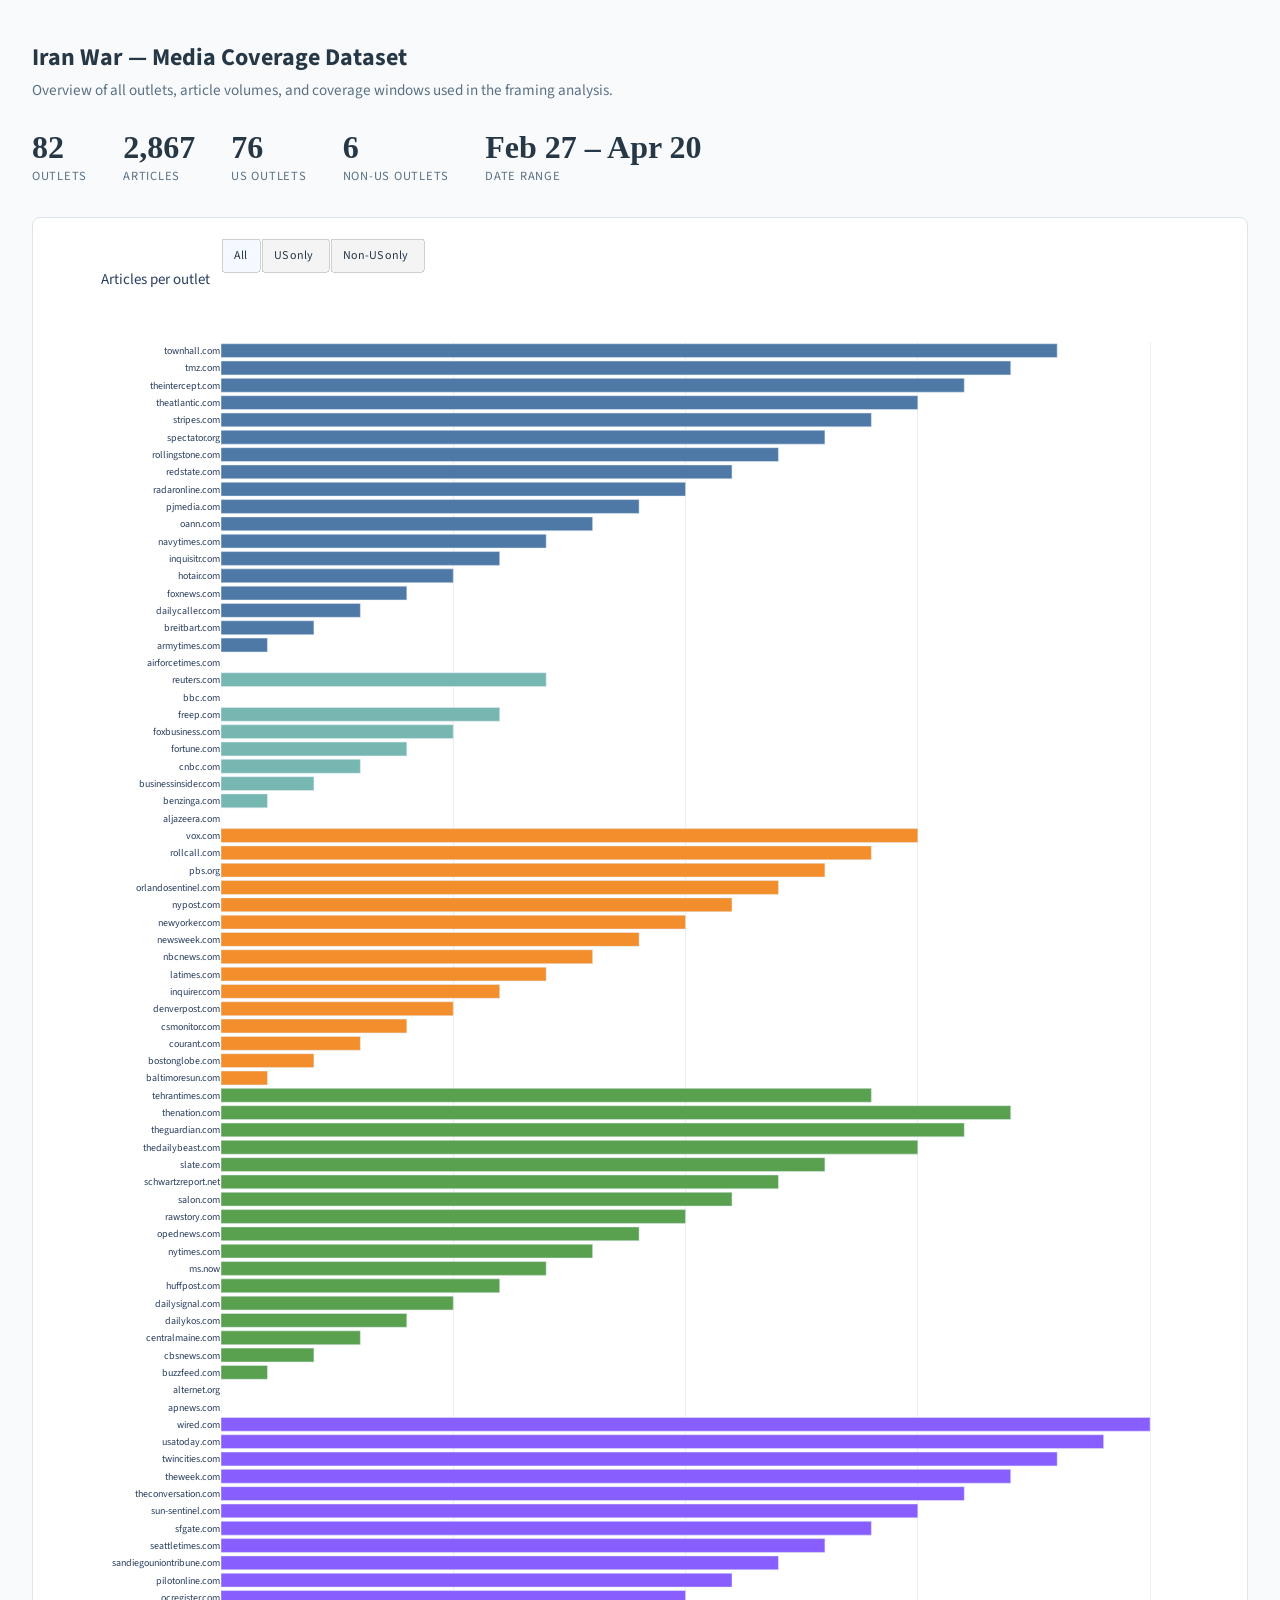
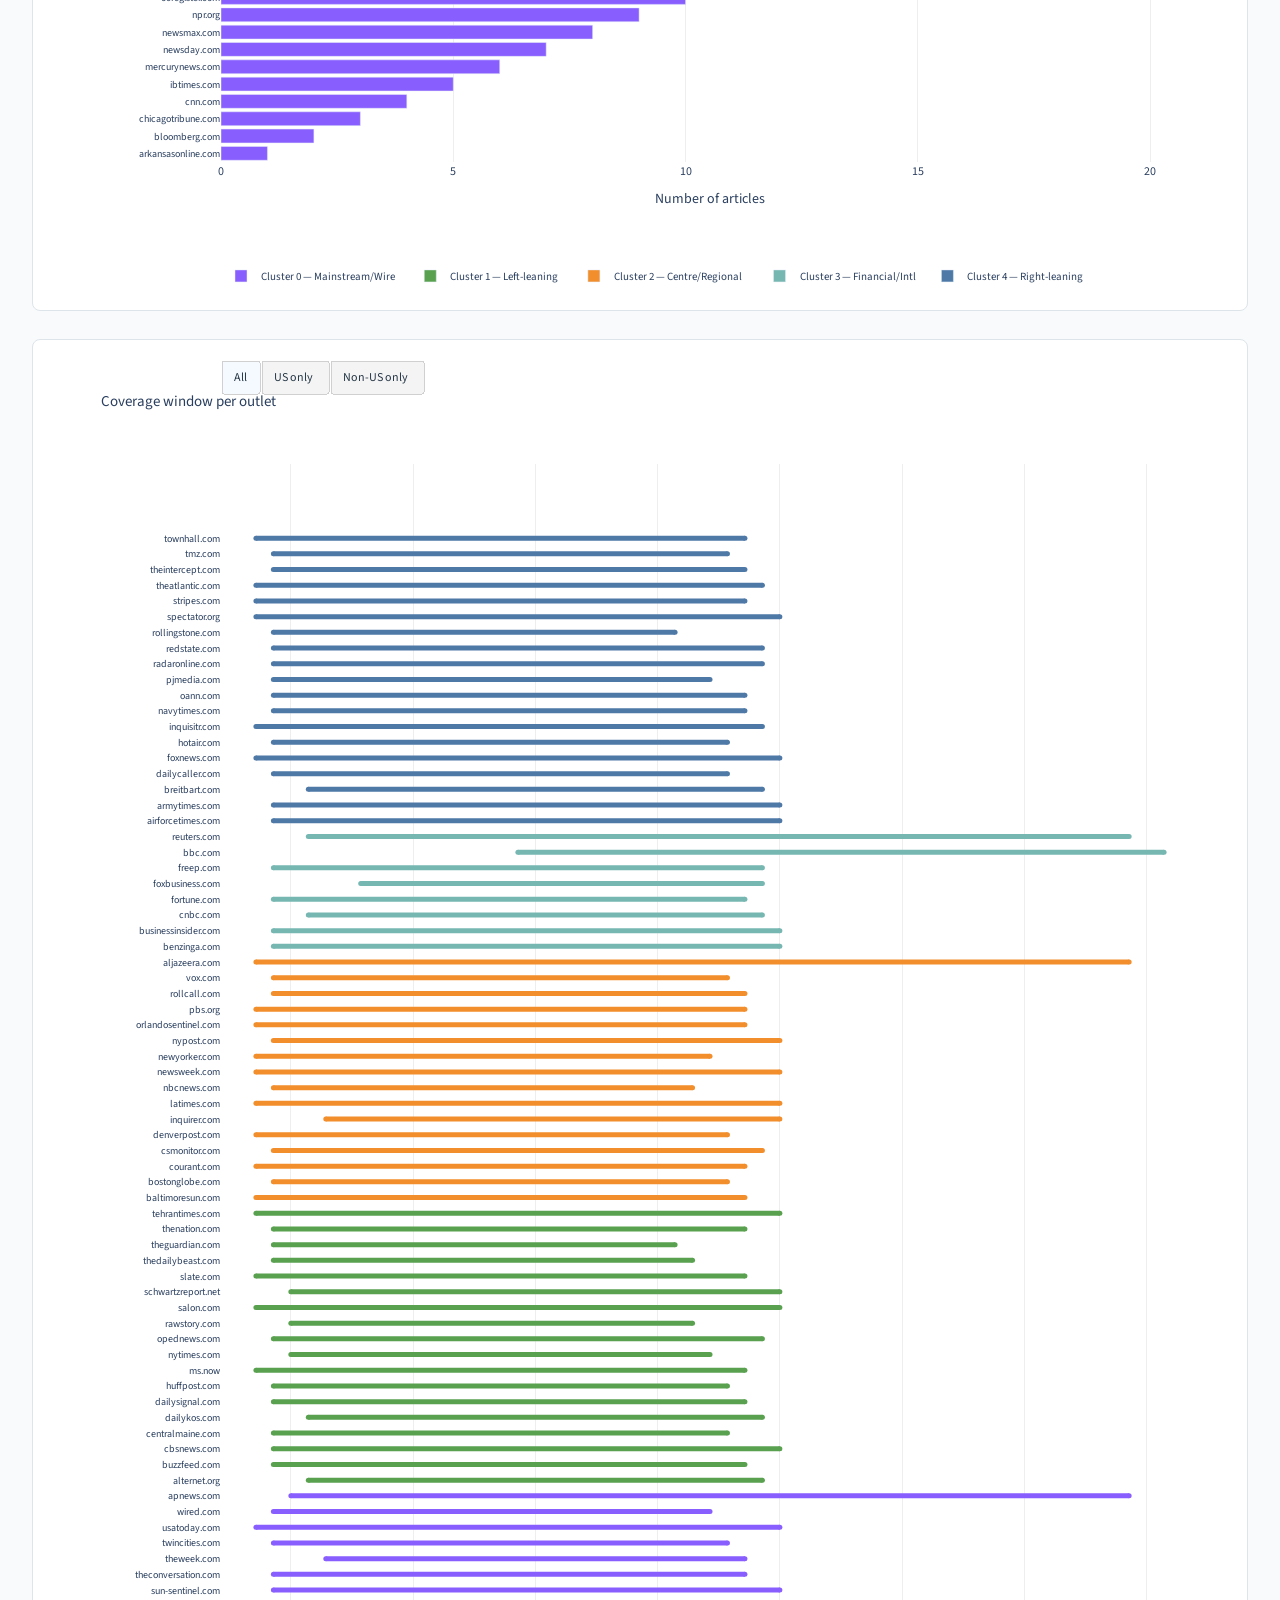
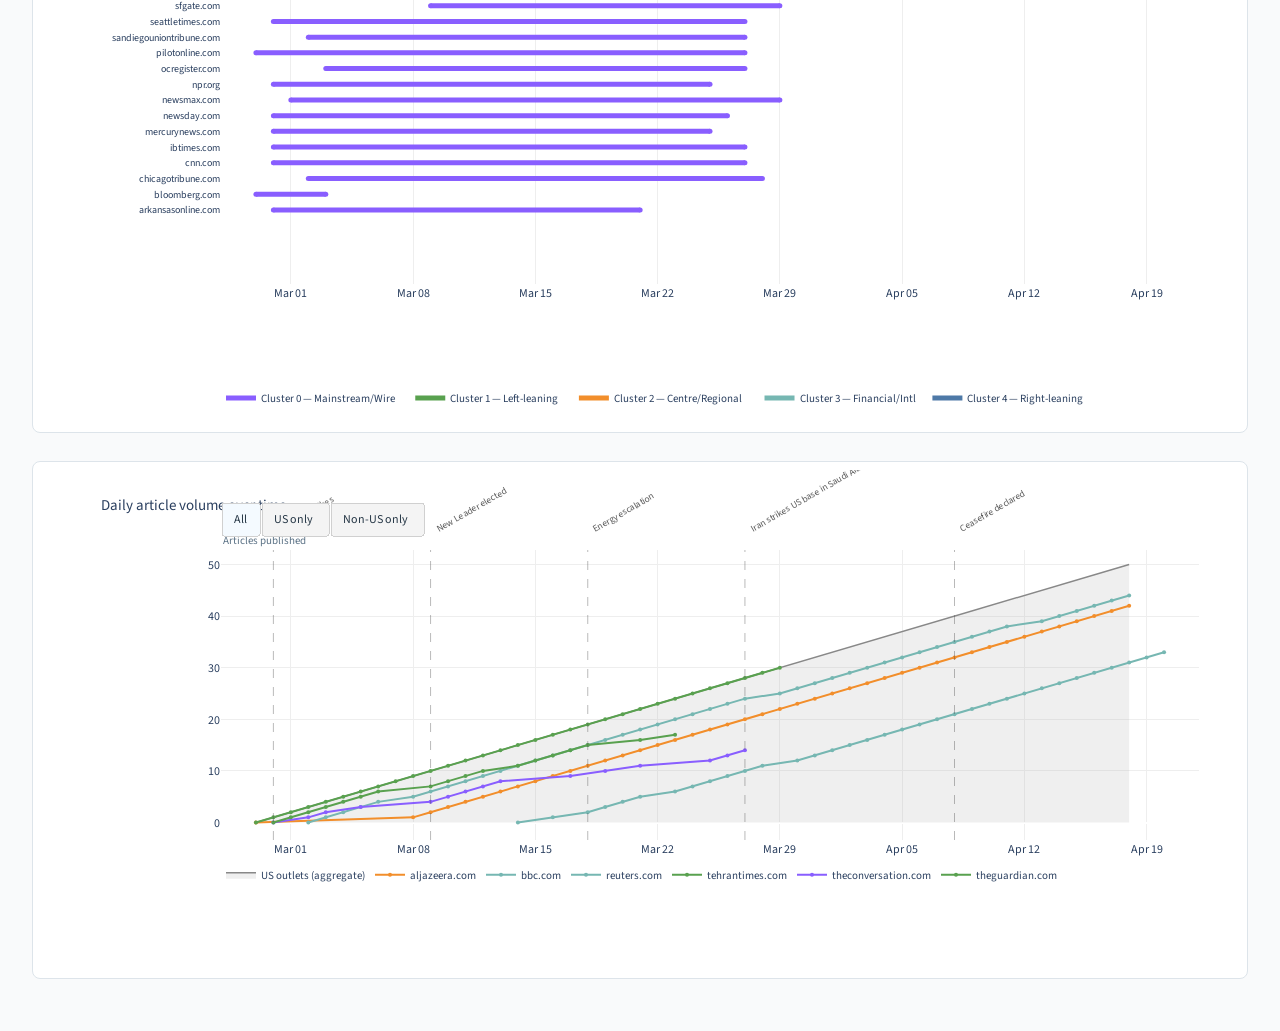
<file: dataset_overview.html>
<!DOCTYPE html>
<html lang="en">
<head>
  <meta charset="UTF-8"/>
  <meta name="viewport" content="width=device-width,initial-scale=1"/>
  <title>Dataset Overview — Iran War Media Coverage</title>
  <link rel="preconnect" href="https://fonts.googleapis.com">
  <link href="https://fonts.googleapis.com/css2?family=Source+Sans+Pro:wght@400;600;700&display=swap" rel="stylesheet">
  <script src="https://cdn.plot.ly/plotly-2.32.0.min.js"></script>
  <style>
    * { box-sizing: border-box; }
    body { font-family: 'Source Sans Pro', sans-serif;
            background: #f9fafb; margin: 0; padding: 24px 32px; color: #263746; }
    h1   { font-size: 1.5rem; font-weight: 700; margin-bottom: 4px; }
    p.sub { color: #5a7185; font-size: 0.95rem; margin-top: 0; margin-bottom: 28px; }
    .stat-row { display: flex; gap: 36px; margin-bottom: 32px; flex-wrap: wrap; align-items: baseline; }
    .stat .n { font-size: 2rem; font-weight: 700; color: #263746;
                font-family: Georgia, 'Times New Roman', serif; }
    .stat .l { font-size: 0.78rem; color: #5a7185; text-transform: uppercase;
                letter-spacing: .06em; margin-top: 1px; }
    .chart-wrap { background: white; border: 1px solid #dde4ea; border-radius: 8px;
                   padding: 8px; margin-bottom: 28px; overflow-x: auto; }
  </style>
</head>
<body>
  <h1>Iran War — Media Coverage Dataset</h1>
  <p class="sub">Overview of all outlets, article volumes, and coverage windows used in the framing analysis.</p>

  <div class="stat-row">
    <div class="stat"><div class="n">82</div><div class="l">Outlets</div></div>
    <div class="stat"><div class="n">2,867</div><div class="l">Articles</div></div>
    <div class="stat"><div class="n">76</div><div class="l">US outlets</div></div>
    <div class="stat"><div class="n">6</div><div class="l">Non-US outlets</div></div>
    <div class="stat"><div class="n">Feb 27 – Apr 20</div><div class="l">Date range</div></div>
  </div>

  <div class="chart-wrap"><div>                            <div id="52e82d49-705a-48bf-b4e2-effa0cf67654" class="plotly-graph-div" style="height:1676px; width:100%;"></div>            <script>                window.PLOTLYENV=window.PLOTLYENV || {};                                if (document.getElementById("52e82d49-705a-48bf-b4e2-effa0cf67654")) {                    Plotly.newPlot(                        "52e82d49-705a-48bf-b4e2-effa0cf67654",                        [{"hovertemplate":"%{y}: %{x} articles\u003cextra\u003e\u003c\u002fextra\u003e","legendgroup":"0","marker":{"color":["#895EFF","#895EFF","#895EFF","#895EFF","#895EFF","#895EFF","#895EFF","#895EFF","#895EFF","#895EFF","#895EFF","#895EFF","#895EFF","#895EFF","#895EFF","#895EFF","#895EFF","#895EFF","#895EFF","#895EFF","#895EFF"]},"name":"Cluster 0 — Mainstream\u002fWire","orientation":"h","showlegend":true,"x":{"dtype":"i2","bdata":"GwEZABkAGQAZABkAGQAZABkAGQAZABkAGQAZABkAGQAZABkAGQAZABkA"},"y":["apnews.com","arkansasonline.com","bloomberg.com","chicagotribune.com","cnn.com","ibtimes.com","mercurynews.com","newsday.com","newsmax.com","npr.org","ocregister.com","pilotonline.com","sandiegouniontribune.com","seattletimes.com","sfgate.com","sun-sentinel.com","theconversation.com","theweek.com","twincities.com","usatoday.com","wired.com"],"type":"bar"},{"hovertemplate":"%{y}: %{x} articles\u003cextra\u003e\u003c\u002fextra\u003e","legendgroup":"1","marker":{"color":["#59A14F","#59A14F","#59A14F","#59A14F","#59A14F","#59A14F","#59A14F","#59A14F","#59A14F","#59A14F","#59A14F","#59A14F","#59A14F","#59A14F","#59A14F","#59A14F","#59A14F","#59A14F"]},"name":"Cluster 1 — Left-leaning","orientation":"h","showlegend":true,"x":{"dtype":"i2","bdata":"GQAZABkAGQAZABkAGQAZABkAGQAZABkAGQAZAKMAGQAZABkA"},"y":["alternet.org","buzzfeed.com","cbsnews.com","centralmaine.com","dailykos.com","dailysignal.com","huffpost.com","ms.now","nytimes.com","opednews.com","rawstory.com","salon.com","schwartzreport.net","slate.com","tehrantimes.com","thedailybeast.com","theguardian.com","thenation.com"],"type":"bar"},{"hovertemplate":"%{y}: %{x} articles\u003cextra\u003e\u003c\u002fextra\u003e","legendgroup":"2","marker":{"color":["#F28E2B","#F28E2B","#F28E2B","#F28E2B","#F28E2B","#F28E2B","#F28E2B","#F28E2B","#F28E2B","#F28E2B","#F28E2B","#F28E2B","#F28E2B","#F28E2B","#F28E2B","#F28E2B"]},"name":"Cluster 2 — Centre\u002fRegional","orientation":"h","showlegend":true,"x":{"dtype":"i2","bdata":"owAZABkAGQAZABkAGQAZABkAGQAZABkAGQAZABkAGQA="},"y":["aljazeera.com","baltimoresun.com","bostonglobe.com","courant.com","csmonitor.com","denverpost.com","inquirer.com","latimes.com","nbcnews.com","newsweek.com","newyorker.com","nypost.com","orlandosentinel.com","pbs.org","rollcall.com","vox.com"],"type":"bar"},{"hovertemplate":"%{y}: %{x} articles\u003cextra\u003e\u003c\u002fextra\u003e","legendgroup":"3","marker":{"color":["#76B7B2","#76B7B2","#76B7B2","#76B7B2","#76B7B2","#76B7B2","#76B7B2","#76B7B2"]},"name":"Cluster 3 — Financial\u002fIntl","orientation":"h","showlegend":true,"x":{"dtype":"i2","bdata":"iQAZABkAGQAZABkAGQDEAA=="},"y":["bbc.com","benzinga.com","businessinsider.com","cnbc.com","fortune.com","foxbusiness.com","freep.com","reuters.com"],"type":"bar"},{"hovertemplate":"%{y}: %{x} articles\u003cextra\u003e\u003c\u002fextra\u003e","legendgroup":"4","marker":{"color":["#4E79A7","#4E79A7","#4E79A7","#4E79A7","#4E79A7","#4E79A7","#4E79A7","#4E79A7","#4E79A7","#4E79A7","#4E79A7","#4E79A7","#4E79A7","#4E79A7","#4E79A7","#4E79A7","#4E79A7","#4E79A7","#4E79A7"]},"name":"Cluster 4 — Right-leaning","orientation":"h","showlegend":true,"x":{"dtype":"i1","bdata":"GRkZGRkZGRkZGRkZGRkZGRkZGQ=="},"y":["airforcetimes.com","armytimes.com","breitbart.com","dailycaller.com","foxnews.com","hotair.com","inquisitr.com","navytimes.com","oann.com","pjmedia.com","radaronline.com","redstate.com","rollingstone.com","spectator.org","stripes.com","theatlantic.com","theintercept.com","tmz.com","townhall.com"],"type":"bar"}],                        {"template":{"data":{"histogram2dcontour":[{"type":"histogram2dcontour","colorbar":{"outlinewidth":0,"ticks":""},"colorscale":[[0.0,"#0d0887"],[0.1111111111111111,"#46039f"],[0.2222222222222222,"#7201a8"],[0.3333333333333333,"#9c179e"],[0.4444444444444444,"#bd3786"],[0.5555555555555556,"#d8576b"],[0.6666666666666666,"#ed7953"],[0.7777777777777778,"#fb9f3a"],[0.8888888888888888,"#fdca26"],[1.0,"#f0f921"]]}],"choropleth":[{"type":"choropleth","colorbar":{"outlinewidth":0,"ticks":""}}],"histogram2d":[{"type":"histogram2d","colorbar":{"outlinewidth":0,"ticks":""},"colorscale":[[0.0,"#0d0887"],[0.1111111111111111,"#46039f"],[0.2222222222222222,"#7201a8"],[0.3333333333333333,"#9c179e"],[0.4444444444444444,"#bd3786"],[0.5555555555555556,"#d8576b"],[0.6666666666666666,"#ed7953"],[0.7777777777777778,"#fb9f3a"],[0.8888888888888888,"#fdca26"],[1.0,"#f0f921"]]}],"heatmap":[{"type":"heatmap","colorbar":{"outlinewidth":0,"ticks":""},"colorscale":[[0.0,"#0d0887"],[0.1111111111111111,"#46039f"],[0.2222222222222222,"#7201a8"],[0.3333333333333333,"#9c179e"],[0.4444444444444444,"#bd3786"],[0.5555555555555556,"#d8576b"],[0.6666666666666666,"#ed7953"],[0.7777777777777778,"#fb9f3a"],[0.8888888888888888,"#fdca26"],[1.0,"#f0f921"]]}],"contourcarpet":[{"type":"contourcarpet","colorbar":{"outlinewidth":0,"ticks":""}}],"contour":[{"type":"contour","colorbar":{"outlinewidth":0,"ticks":""},"colorscale":[[0.0,"#0d0887"],[0.1111111111111111,"#46039f"],[0.2222222222222222,"#7201a8"],[0.3333333333333333,"#9c179e"],[0.4444444444444444,"#bd3786"],[0.5555555555555556,"#d8576b"],[0.6666666666666666,"#ed7953"],[0.7777777777777778,"#fb9f3a"],[0.8888888888888888,"#fdca26"],[1.0,"#f0f921"]]}],"surface":[{"type":"surface","colorbar":{"outlinewidth":0,"ticks":""},"colorscale":[[0.0,"#0d0887"],[0.1111111111111111,"#46039f"],[0.2222222222222222,"#7201a8"],[0.3333333333333333,"#9c179e"],[0.4444444444444444,"#bd3786"],[0.5555555555555556,"#d8576b"],[0.6666666666666666,"#ed7953"],[0.7777777777777778,"#fb9f3a"],[0.8888888888888888,"#fdca26"],[1.0,"#f0f921"]]}],"mesh3d":[{"type":"mesh3d","colorbar":{"outlinewidth":0,"ticks":""}}],"scatter":[{"fillpattern":{"fillmode":"overlay","size":10,"solidity":0.2},"type":"scatter"}],"parcoords":[{"type":"parcoords","line":{"colorbar":{"outlinewidth":0,"ticks":""}}}],"scatterpolargl":[{"type":"scatterpolargl","marker":{"colorbar":{"outlinewidth":0,"ticks":""}}}],"bar":[{"error_x":{"color":"#2a3f5f"},"error_y":{"color":"#2a3f5f"},"marker":{"line":{"color":"#E5ECF6","width":0.5},"pattern":{"fillmode":"overlay","size":10,"solidity":0.2}},"type":"bar"}],"scattergeo":[{"type":"scattergeo","marker":{"colorbar":{"outlinewidth":0,"ticks":""}}}],"scatterpolar":[{"type":"scatterpolar","marker":{"colorbar":{"outlinewidth":0,"ticks":""}}}],"histogram":[{"marker":{"pattern":{"fillmode":"overlay","size":10,"solidity":0.2}},"type":"histogram"}],"scattergl":[{"type":"scattergl","marker":{"colorbar":{"outlinewidth":0,"ticks":""}}}],"scatter3d":[{"type":"scatter3d","line":{"colorbar":{"outlinewidth":0,"ticks":""}},"marker":{"colorbar":{"outlinewidth":0,"ticks":""}}}],"scattermap":[{"type":"scattermap","marker":{"colorbar":{"outlinewidth":0,"ticks":""}}}],"scattermapbox":[{"type":"scattermapbox","marker":{"colorbar":{"outlinewidth":0,"ticks":""}}}],"scatterternary":[{"type":"scatterternary","marker":{"colorbar":{"outlinewidth":0,"ticks":""}}}],"scattercarpet":[{"type":"scattercarpet","marker":{"colorbar":{"outlinewidth":0,"ticks":""}}}],"carpet":[{"aaxis":{"endlinecolor":"#2a3f5f","gridcolor":"white","linecolor":"white","minorgridcolor":"white","startlinecolor":"#2a3f5f"},"baxis":{"endlinecolor":"#2a3f5f","gridcolor":"white","linecolor":"white","minorgridcolor":"white","startlinecolor":"#2a3f5f"},"type":"carpet"}],"table":[{"cells":{"fill":{"color":"#EBF0F8"},"line":{"color":"white"}},"header":{"fill":{"color":"#C8D4E3"},"line":{"color":"white"}},"type":"table"}],"barpolar":[{"marker":{"line":{"color":"#E5ECF6","width":0.5},"pattern":{"fillmode":"overlay","size":10,"solidity":0.2}},"type":"barpolar"}],"pie":[{"automargin":true,"type":"pie"}]},"layout":{"autotypenumbers":"strict","colorway":["#636efa","#EF553B","#00cc96","#ab63fa","#FFA15A","#19d3f3","#FF6692","#B6E880","#FF97FF","#FECB52"],"font":{"color":"#2a3f5f"},"hovermode":"closest","hoverlabel":{"align":"left"},"paper_bgcolor":"white","plot_bgcolor":"#E5ECF6","polar":{"bgcolor":"#E5ECF6","angularaxis":{"gridcolor":"white","linecolor":"white","ticks":""},"radialaxis":{"gridcolor":"white","linecolor":"white","ticks":""}},"ternary":{"bgcolor":"#E5ECF6","aaxis":{"gridcolor":"white","linecolor":"white","ticks":""},"baxis":{"gridcolor":"white","linecolor":"white","ticks":""},"caxis":{"gridcolor":"white","linecolor":"white","ticks":""}},"coloraxis":{"colorbar":{"outlinewidth":0,"ticks":""}},"colorscale":{"sequential":[[0.0,"#0d0887"],[0.1111111111111111,"#46039f"],[0.2222222222222222,"#7201a8"],[0.3333333333333333,"#9c179e"],[0.4444444444444444,"#bd3786"],[0.5555555555555556,"#d8576b"],[0.6666666666666666,"#ed7953"],[0.7777777777777778,"#fb9f3a"],[0.8888888888888888,"#fdca26"],[1.0,"#f0f921"]],"sequentialminus":[[0.0,"#0d0887"],[0.1111111111111111,"#46039f"],[0.2222222222222222,"#7201a8"],[0.3333333333333333,"#9c179e"],[0.4444444444444444,"#bd3786"],[0.5555555555555556,"#d8576b"],[0.6666666666666666,"#ed7953"],[0.7777777777777778,"#fb9f3a"],[0.8888888888888888,"#fdca26"],[1.0,"#f0f921"]],"diverging":[[0,"#8e0152"],[0.1,"#c51b7d"],[0.2,"#de77ae"],[0.3,"#f1b6da"],[0.4,"#fde0ef"],[0.5,"#f7f7f7"],[0.6,"#e6f5d0"],[0.7,"#b8e186"],[0.8,"#7fbc41"],[0.9,"#4d9221"],[1,"#276419"]]},"xaxis":{"gridcolor":"white","linecolor":"white","ticks":"","title":{"standoff":15},"zerolinecolor":"white","automargin":true,"zerolinewidth":2},"yaxis":{"gridcolor":"white","linecolor":"white","ticks":"","title":{"standoff":15},"zerolinecolor":"white","automargin":true,"zerolinewidth":2},"scene":{"xaxis":{"backgroundcolor":"#E5ECF6","gridcolor":"white","linecolor":"white","showbackground":true,"ticks":"","zerolinecolor":"white","gridwidth":2},"yaxis":{"backgroundcolor":"#E5ECF6","gridcolor":"white","linecolor":"white","showbackground":true,"ticks":"","zerolinecolor":"white","gridwidth":2},"zaxis":{"backgroundcolor":"#E5ECF6","gridcolor":"white","linecolor":"white","showbackground":true,"ticks":"","zerolinecolor":"white","gridwidth":2}},"shapedefaults":{"line":{"color":"#2a3f5f"}},"annotationdefaults":{"arrowcolor":"#2a3f5f","arrowhead":0,"arrowwidth":1},"geo":{"bgcolor":"white","landcolor":"#E5ECF6","subunitcolor":"white","showland":true,"showlakes":true,"lakecolor":"white"},"title":{"x":0.05},"mapbox":{"style":"light"}}},"title":{"font":{"family":"'Source Sans Pro', sans-serif","size":15},"text":"Articles per outlet"},"margin":{"l":180,"r":40,"t":80,"b":130},"legend":{"font":{"family":"'Source Sans Pro', sans-serif","size":11},"orientation":"h","y":-0.07,"x":0},"yaxis":{"tickfont":{"size":10,"family":"'Source Sans Pro', sans-serif"},"categoryorder":"array","categoryarray":["arkansasonline.com","bloomberg.com","chicagotribune.com","cnn.com","ibtimes.com","mercurynews.com","newsday.com","newsmax.com","npr.org","ocregister.com","pilotonline.com","sandiegouniontribune.com","seattletimes.com","sfgate.com","sun-sentinel.com","theconversation.com","theweek.com","twincities.com","usatoday.com","wired.com","apnews.com","alternet.org","buzzfeed.com","cbsnews.com","centralmaine.com","dailykos.com","dailysignal.com","huffpost.com","ms.now","nytimes.com","opednews.com","rawstory.com","salon.com","schwartzreport.net","slate.com","thedailybeast.com","theguardian.com","thenation.com","tehrantimes.com","baltimoresun.com","bostonglobe.com","courant.com","csmonitor.com","denverpost.com","inquirer.com","latimes.com","nbcnews.com","newsweek.com","newyorker.com","nypost.com","orlandosentinel.com","pbs.org","rollcall.com","vox.com","aljazeera.com","benzinga.com","businessinsider.com","cnbc.com","fortune.com","foxbusiness.com","freep.com","bbc.com","reuters.com","airforcetimes.com","armytimes.com","breitbart.com","dailycaller.com","foxnews.com","hotair.com","inquisitr.com","navytimes.com","oann.com","pjmedia.com","radaronline.com","redstate.com","rollingstone.com","spectator.org","stripes.com","theatlantic.com","theintercept.com","tmz.com","townhall.com"],"tickmode":"array","tickvals":["arkansasonline.com","bloomberg.com","chicagotribune.com","cnn.com","ibtimes.com","mercurynews.com","newsday.com","newsmax.com","npr.org","ocregister.com","pilotonline.com","sandiegouniontribune.com","seattletimes.com","sfgate.com","sun-sentinel.com","theconversation.com","theweek.com","twincities.com","usatoday.com","wired.com","apnews.com","alternet.org","buzzfeed.com","cbsnews.com","centralmaine.com","dailykos.com","dailysignal.com","huffpost.com","ms.now","nytimes.com","opednews.com","rawstory.com","salon.com","schwartzreport.net","slate.com","thedailybeast.com","theguardian.com","thenation.com","tehrantimes.com","baltimoresun.com","bostonglobe.com","courant.com","csmonitor.com","denverpost.com","inquirer.com","latimes.com","nbcnews.com","newsweek.com","newyorker.com","nypost.com","orlandosentinel.com","pbs.org","rollcall.com","vox.com","aljazeera.com","benzinga.com","businessinsider.com","cnbc.com","fortune.com","foxbusiness.com","freep.com","bbc.com","reuters.com","airforcetimes.com","armytimes.com","breitbart.com","dailycaller.com","foxnews.com","hotair.com","inquisitr.com","navytimes.com","oann.com","pjmedia.com","radaronline.com","redstate.com","rollingstone.com","spectator.org","stripes.com","theatlantic.com","theintercept.com","tmz.com","townhall.com"],"ticktext":["arkansasonline.com","bloomberg.com","chicagotribune.com","cnn.com","ibtimes.com","mercurynews.com","newsday.com","newsmax.com","npr.org","ocregister.com","pilotonline.com","sandiegouniontribune.com","seattletimes.com","sfgate.com","sun-sentinel.com","theconversation.com","theweek.com","twincities.com","usatoday.com","wired.com","apnews.com","alternet.org","buzzfeed.com","cbsnews.com","centralmaine.com","dailykos.com","dailysignal.com","huffpost.com","ms.now","nytimes.com","opednews.com","rawstory.com","salon.com","schwartzreport.net","slate.com","thedailybeast.com","theguardian.com","thenation.com","tehrantimes.com","baltimoresun.com","bostonglobe.com","courant.com","csmonitor.com","denverpost.com","inquirer.com","latimes.com","nbcnews.com","newsweek.com","newyorker.com","nypost.com","orlandosentinel.com","pbs.org","rollcall.com","vox.com","aljazeera.com","benzinga.com","businessinsider.com","cnbc.com","fortune.com","foxbusiness.com","freep.com","bbc.com","reuters.com","airforcetimes.com","armytimes.com","breitbart.com","dailycaller.com","foxnews.com","hotair.com","inquisitr.com","navytimes.com","oann.com","pjmedia.com","radaronline.com","redstate.com","rollingstone.com","spectator.org","stripes.com","theatlantic.com","theintercept.com","tmz.com","townhall.com"],"showgrid":false},"font":{"family":"'Source Sans Pro', sans-serif"},"height":1676,"barmode":"overlay","updatemenus":[{"bgcolor":"#f4f4f4","bordercolor":"#d0d0d0","borderwidth":1,"buttons":[{"args":[{"marker.color":[["#895EFF","#895EFF","#895EFF","#895EFF","#895EFF","#895EFF","#895EFF","#895EFF","#895EFF","#895EFF","#895EFF","#895EFF","#895EFF","#895EFF","#895EFF","#895EFF","#895EFF","#895EFF","#895EFF","#895EFF","#895EFF"],["#59A14F","#59A14F","#59A14F","#59A14F","#59A14F","#59A14F","#59A14F","#59A14F","#59A14F","#59A14F","#59A14F","#59A14F","#59A14F","#59A14F","#59A14F","#59A14F","#59A14F","#59A14F"],["#F28E2B","#F28E2B","#F28E2B","#F28E2B","#F28E2B","#F28E2B","#F28E2B","#F28E2B","#F28E2B","#F28E2B","#F28E2B","#F28E2B","#F28E2B","#F28E2B","#F28E2B","#F28E2B"],["#76B7B2","#76B7B2","#76B7B2","#76B7B2","#76B7B2","#76B7B2","#76B7B2","#76B7B2"],["#4E79A7","#4E79A7","#4E79A7","#4E79A7","#4E79A7","#4E79A7","#4E79A7","#4E79A7","#4E79A7","#4E79A7","#4E79A7","#4E79A7","#4E79A7","#4E79A7","#4E79A7","#4E79A7","#4E79A7","#4E79A7","#4E79A7"]]},{"yaxis.ticktext":["arkansasonline.com","bloomberg.com","chicagotribune.com","cnn.com","ibtimes.com","mercurynews.com","newsday.com","newsmax.com","npr.org","ocregister.com","pilotonline.com","sandiegouniontribune.com","seattletimes.com","sfgate.com","sun-sentinel.com","theconversation.com","theweek.com","twincities.com","usatoday.com","wired.com","apnews.com","alternet.org","buzzfeed.com","cbsnews.com","centralmaine.com","dailykos.com","dailysignal.com","huffpost.com","ms.now","nytimes.com","opednews.com","rawstory.com","salon.com","schwartzreport.net","slate.com","thedailybeast.com","theguardian.com","thenation.com","tehrantimes.com","baltimoresun.com","bostonglobe.com","courant.com","csmonitor.com","denverpost.com","inquirer.com","latimes.com","nbcnews.com","newsweek.com","newyorker.com","nypost.com","orlandosentinel.com","pbs.org","rollcall.com","vox.com","aljazeera.com","benzinga.com","businessinsider.com","cnbc.com","fortune.com","foxbusiness.com","freep.com","bbc.com","reuters.com","airforcetimes.com","armytimes.com","breitbart.com","dailycaller.com","foxnews.com","hotair.com","inquisitr.com","navytimes.com","oann.com","pjmedia.com","radaronline.com","redstate.com","rollingstone.com","spectator.org","stripes.com","theatlantic.com","theintercept.com","tmz.com","townhall.com"]}],"label":"All","method":"update"},{"args":[{"marker.color":[["#895EFF","#895EFF","#895EFF","#895EFF","#895EFF","#895EFF","#895EFF","#895EFF","#895EFF","#895EFF","#895EFF","#895EFF","#895EFF","#895EFF","#895EFF","#895EFF","rgba(0,0,0,0)","#895EFF","#895EFF","#895EFF","#895EFF"],["#59A14F","#59A14F","#59A14F","#59A14F","#59A14F","#59A14F","#59A14F","#59A14F","#59A14F","#59A14F","#59A14F","#59A14F","#59A14F","#59A14F","rgba(0,0,0,0)","#59A14F","rgba(0,0,0,0)","#59A14F"],["rgba(0,0,0,0)","#F28E2B","#F28E2B","#F28E2B","#F28E2B","#F28E2B","#F28E2B","#F28E2B","#F28E2B","#F28E2B","#F28E2B","#F28E2B","#F28E2B","#F28E2B","#F28E2B","#F28E2B"],["rgba(0,0,0,0)","#76B7B2","#76B7B2","#76B7B2","#76B7B2","#76B7B2","#76B7B2","rgba(0,0,0,0)"],["#4E79A7","#4E79A7","#4E79A7","#4E79A7","#4E79A7","#4E79A7","#4E79A7","#4E79A7","#4E79A7","#4E79A7","#4E79A7","#4E79A7","#4E79A7","#4E79A7","#4E79A7","#4E79A7","#4E79A7","#4E79A7","#4E79A7"]]},{"yaxis.ticktext":["arkansasonline.com","bloomberg.com","chicagotribune.com","cnn.com","ibtimes.com","mercurynews.com","newsday.com","newsmax.com","npr.org","ocregister.com","pilotonline.com","sandiegouniontribune.com","seattletimes.com","sfgate.com","sun-sentinel.com","\u003cspan style=\"color:rgba(180,180,180,0.7)\"\u003etheconversation.com\u003c\u002fspan\u003e","theweek.com","twincities.com","usatoday.com","wired.com","apnews.com","alternet.org","buzzfeed.com","cbsnews.com","centralmaine.com","dailykos.com","dailysignal.com","huffpost.com","ms.now","nytimes.com","opednews.com","rawstory.com","salon.com","schwartzreport.net","slate.com","thedailybeast.com","\u003cspan style=\"color:rgba(180,180,180,0.7)\"\u003etheguardian.com\u003c\u002fspan\u003e","thenation.com","\u003cspan style=\"color:rgba(180,180,180,0.7)\"\u003etehrantimes.com\u003c\u002fspan\u003e","baltimoresun.com","bostonglobe.com","courant.com","csmonitor.com","denverpost.com","inquirer.com","latimes.com","nbcnews.com","newsweek.com","newyorker.com","nypost.com","orlandosentinel.com","pbs.org","rollcall.com","vox.com","\u003cspan style=\"color:rgba(180,180,180,0.7)\"\u003ealjazeera.com\u003c\u002fspan\u003e","benzinga.com","businessinsider.com","cnbc.com","fortune.com","foxbusiness.com","freep.com","\u003cspan style=\"color:rgba(180,180,180,0.7)\"\u003ebbc.com\u003c\u002fspan\u003e","\u003cspan style=\"color:rgba(180,180,180,0.7)\"\u003ereuters.com\u003c\u002fspan\u003e","airforcetimes.com","armytimes.com","breitbart.com","dailycaller.com","foxnews.com","hotair.com","inquisitr.com","navytimes.com","oann.com","pjmedia.com","radaronline.com","redstate.com","rollingstone.com","spectator.org","stripes.com","theatlantic.com","theintercept.com","tmz.com","townhall.com"]}],"label":"US only","method":"update"},{"args":[{"marker.color":[["rgba(0,0,0,0)","rgba(0,0,0,0)","rgba(0,0,0,0)","rgba(0,0,0,0)","rgba(0,0,0,0)","rgba(0,0,0,0)","rgba(0,0,0,0)","rgba(0,0,0,0)","rgba(0,0,0,0)","rgba(0,0,0,0)","rgba(0,0,0,0)","rgba(0,0,0,0)","rgba(0,0,0,0)","rgba(0,0,0,0)","rgba(0,0,0,0)","rgba(0,0,0,0)","#895EFF","rgba(0,0,0,0)","rgba(0,0,0,0)","rgba(0,0,0,0)","rgba(0,0,0,0)"],["rgba(0,0,0,0)","rgba(0,0,0,0)","rgba(0,0,0,0)","rgba(0,0,0,0)","rgba(0,0,0,0)","rgba(0,0,0,0)","rgba(0,0,0,0)","rgba(0,0,0,0)","rgba(0,0,0,0)","rgba(0,0,0,0)","rgba(0,0,0,0)","rgba(0,0,0,0)","rgba(0,0,0,0)","rgba(0,0,0,0)","#59A14F","rgba(0,0,0,0)","#59A14F","rgba(0,0,0,0)"],["#F28E2B","rgba(0,0,0,0)","rgba(0,0,0,0)","rgba(0,0,0,0)","rgba(0,0,0,0)","rgba(0,0,0,0)","rgba(0,0,0,0)","rgba(0,0,0,0)","rgba(0,0,0,0)","rgba(0,0,0,0)","rgba(0,0,0,0)","rgba(0,0,0,0)","rgba(0,0,0,0)","rgba(0,0,0,0)","rgba(0,0,0,0)","rgba(0,0,0,0)"],["#76B7B2","rgba(0,0,0,0)","rgba(0,0,0,0)","rgba(0,0,0,0)","rgba(0,0,0,0)","rgba(0,0,0,0)","rgba(0,0,0,0)","#76B7B2"],["rgba(0,0,0,0)","rgba(0,0,0,0)","rgba(0,0,0,0)","rgba(0,0,0,0)","rgba(0,0,0,0)","rgba(0,0,0,0)","rgba(0,0,0,0)","rgba(0,0,0,0)","rgba(0,0,0,0)","rgba(0,0,0,0)","rgba(0,0,0,0)","rgba(0,0,0,0)","rgba(0,0,0,0)","rgba(0,0,0,0)","rgba(0,0,0,0)","rgba(0,0,0,0)","rgba(0,0,0,0)","rgba(0,0,0,0)","rgba(0,0,0,0)"]]},{"yaxis.ticktext":["\u003cspan style=\"color:rgba(180,180,180,0.7)\"\u003earkansasonline.com\u003c\u002fspan\u003e","\u003cspan style=\"color:rgba(180,180,180,0.7)\"\u003ebloomberg.com\u003c\u002fspan\u003e","\u003cspan style=\"color:rgba(180,180,180,0.7)\"\u003echicagotribune.com\u003c\u002fspan\u003e","\u003cspan style=\"color:rgba(180,180,180,0.7)\"\u003ecnn.com\u003c\u002fspan\u003e","\u003cspan style=\"color:rgba(180,180,180,0.7)\"\u003eibtimes.com\u003c\u002fspan\u003e","\u003cspan style=\"color:rgba(180,180,180,0.7)\"\u003emercurynews.com\u003c\u002fspan\u003e","\u003cspan style=\"color:rgba(180,180,180,0.7)\"\u003enewsday.com\u003c\u002fspan\u003e","\u003cspan style=\"color:rgba(180,180,180,0.7)\"\u003enewsmax.com\u003c\u002fspan\u003e","\u003cspan style=\"color:rgba(180,180,180,0.7)\"\u003enpr.org\u003c\u002fspan\u003e","\u003cspan style=\"color:rgba(180,180,180,0.7)\"\u003eocregister.com\u003c\u002fspan\u003e","\u003cspan style=\"color:rgba(180,180,180,0.7)\"\u003epilotonline.com\u003c\u002fspan\u003e","\u003cspan style=\"color:rgba(180,180,180,0.7)\"\u003esandiegouniontribune.com\u003c\u002fspan\u003e","\u003cspan style=\"color:rgba(180,180,180,0.7)\"\u003eseattletimes.com\u003c\u002fspan\u003e","\u003cspan style=\"color:rgba(180,180,180,0.7)\"\u003esfgate.com\u003c\u002fspan\u003e","\u003cspan style=\"color:rgba(180,180,180,0.7)\"\u003esun-sentinel.com\u003c\u002fspan\u003e","theconversation.com","\u003cspan style=\"color:rgba(180,180,180,0.7)\"\u003etheweek.com\u003c\u002fspan\u003e","\u003cspan style=\"color:rgba(180,180,180,0.7)\"\u003etwincities.com\u003c\u002fspan\u003e","\u003cspan style=\"color:rgba(180,180,180,0.7)\"\u003eusatoday.com\u003c\u002fspan\u003e","\u003cspan style=\"color:rgba(180,180,180,0.7)\"\u003ewired.com\u003c\u002fspan\u003e","\u003cspan style=\"color:rgba(180,180,180,0.7)\"\u003eapnews.com\u003c\u002fspan\u003e","\u003cspan style=\"color:rgba(180,180,180,0.7)\"\u003ealternet.org\u003c\u002fspan\u003e","\u003cspan style=\"color:rgba(180,180,180,0.7)\"\u003ebuzzfeed.com\u003c\u002fspan\u003e","\u003cspan style=\"color:rgba(180,180,180,0.7)\"\u003ecbsnews.com\u003c\u002fspan\u003e","\u003cspan style=\"color:rgba(180,180,180,0.7)\"\u003ecentralmaine.com\u003c\u002fspan\u003e","\u003cspan style=\"color:rgba(180,180,180,0.7)\"\u003edailykos.com\u003c\u002fspan\u003e","\u003cspan style=\"color:rgba(180,180,180,0.7)\"\u003edailysignal.com\u003c\u002fspan\u003e","\u003cspan style=\"color:rgba(180,180,180,0.7)\"\u003ehuffpost.com\u003c\u002fspan\u003e","\u003cspan style=\"color:rgba(180,180,180,0.7)\"\u003ems.now\u003c\u002fspan\u003e","\u003cspan style=\"color:rgba(180,180,180,0.7)\"\u003enytimes.com\u003c\u002fspan\u003e","\u003cspan style=\"color:rgba(180,180,180,0.7)\"\u003eopednews.com\u003c\u002fspan\u003e","\u003cspan style=\"color:rgba(180,180,180,0.7)\"\u003erawstory.com\u003c\u002fspan\u003e","\u003cspan style=\"color:rgba(180,180,180,0.7)\"\u003esalon.com\u003c\u002fspan\u003e","\u003cspan style=\"color:rgba(180,180,180,0.7)\"\u003eschwartzreport.net\u003c\u002fspan\u003e","\u003cspan style=\"color:rgba(180,180,180,0.7)\"\u003eslate.com\u003c\u002fspan\u003e","\u003cspan style=\"color:rgba(180,180,180,0.7)\"\u003ethedailybeast.com\u003c\u002fspan\u003e","theguardian.com","\u003cspan style=\"color:rgba(180,180,180,0.7)\"\u003ethenation.com\u003c\u002fspan\u003e","tehrantimes.com","\u003cspan style=\"color:rgba(180,180,180,0.7)\"\u003ebaltimoresun.com\u003c\u002fspan\u003e","\u003cspan style=\"color:rgba(180,180,180,0.7)\"\u003ebostonglobe.com\u003c\u002fspan\u003e","\u003cspan style=\"color:rgba(180,180,180,0.7)\"\u003ecourant.com\u003c\u002fspan\u003e","\u003cspan style=\"color:rgba(180,180,180,0.7)\"\u003ecsmonitor.com\u003c\u002fspan\u003e","\u003cspan style=\"color:rgba(180,180,180,0.7)\"\u003edenverpost.com\u003c\u002fspan\u003e","\u003cspan style=\"color:rgba(180,180,180,0.7)\"\u003einquirer.com\u003c\u002fspan\u003e","\u003cspan style=\"color:rgba(180,180,180,0.7)\"\u003elatimes.com\u003c\u002fspan\u003e","\u003cspan style=\"color:rgba(180,180,180,0.7)\"\u003enbcnews.com\u003c\u002fspan\u003e","\u003cspan style=\"color:rgba(180,180,180,0.7)\"\u003enewsweek.com\u003c\u002fspan\u003e","\u003cspan style=\"color:rgba(180,180,180,0.7)\"\u003enewyorker.com\u003c\u002fspan\u003e","\u003cspan style=\"color:rgba(180,180,180,0.7)\"\u003enypost.com\u003c\u002fspan\u003e","\u003cspan style=\"color:rgba(180,180,180,0.7)\"\u003eorlandosentinel.com\u003c\u002fspan\u003e","\u003cspan style=\"color:rgba(180,180,180,0.7)\"\u003epbs.org\u003c\u002fspan\u003e","\u003cspan style=\"color:rgba(180,180,180,0.7)\"\u003erollcall.com\u003c\u002fspan\u003e","\u003cspan style=\"color:rgba(180,180,180,0.7)\"\u003evox.com\u003c\u002fspan\u003e","aljazeera.com","\u003cspan style=\"color:rgba(180,180,180,0.7)\"\u003ebenzinga.com\u003c\u002fspan\u003e","\u003cspan style=\"color:rgba(180,180,180,0.7)\"\u003ebusinessinsider.com\u003c\u002fspan\u003e","\u003cspan style=\"color:rgba(180,180,180,0.7)\"\u003ecnbc.com\u003c\u002fspan\u003e","\u003cspan style=\"color:rgba(180,180,180,0.7)\"\u003efortune.com\u003c\u002fspan\u003e","\u003cspan style=\"color:rgba(180,180,180,0.7)\"\u003efoxbusiness.com\u003c\u002fspan\u003e","\u003cspan style=\"color:rgba(180,180,180,0.7)\"\u003efreep.com\u003c\u002fspan\u003e","bbc.com","reuters.com","\u003cspan style=\"color:rgba(180,180,180,0.7)\"\u003eairforcetimes.com\u003c\u002fspan\u003e","\u003cspan style=\"color:rgba(180,180,180,0.7)\"\u003earmytimes.com\u003c\u002fspan\u003e","\u003cspan style=\"color:rgba(180,180,180,0.7)\"\u003ebreitbart.com\u003c\u002fspan\u003e","\u003cspan style=\"color:rgba(180,180,180,0.7)\"\u003edailycaller.com\u003c\u002fspan\u003e","\u003cspan style=\"color:rgba(180,180,180,0.7)\"\u003efoxnews.com\u003c\u002fspan\u003e","\u003cspan style=\"color:rgba(180,180,180,0.7)\"\u003ehotair.com\u003c\u002fspan\u003e","\u003cspan style=\"color:rgba(180,180,180,0.7)\"\u003einquisitr.com\u003c\u002fspan\u003e","\u003cspan style=\"color:rgba(180,180,180,0.7)\"\u003enavytimes.com\u003c\u002fspan\u003e","\u003cspan style=\"color:rgba(180,180,180,0.7)\"\u003eoann.com\u003c\u002fspan\u003e","\u003cspan style=\"color:rgba(180,180,180,0.7)\"\u003epjmedia.com\u003c\u002fspan\u003e","\u003cspan style=\"color:rgba(180,180,180,0.7)\"\u003eradaronline.com\u003c\u002fspan\u003e","\u003cspan style=\"color:rgba(180,180,180,0.7)\"\u003eredstate.com\u003c\u002fspan\u003e","\u003cspan style=\"color:rgba(180,180,180,0.7)\"\u003erollingstone.com\u003c\u002fspan\u003e","\u003cspan style=\"color:rgba(180,180,180,0.7)\"\u003espectator.org\u003c\u002fspan\u003e","\u003cspan style=\"color:rgba(180,180,180,0.7)\"\u003estripes.com\u003c\u002fspan\u003e","\u003cspan style=\"color:rgba(180,180,180,0.7)\"\u003etheatlantic.com\u003c\u002fspan\u003e","\u003cspan style=\"color:rgba(180,180,180,0.7)\"\u003etheintercept.com\u003c\u002fspan\u003e","\u003cspan style=\"color:rgba(180,180,180,0.7)\"\u003etmz.com\u003c\u002fspan\u003e","\u003cspan style=\"color:rgba(180,180,180,0.7)\"\u003etownhall.com\u003c\u002fspan\u003e"]}],"label":"Non-US only","method":"update"}],"direction":"right","font":{"color":"#263746","family":"'Source Sans Pro', sans-serif","size":12},"showactive":true,"type":"buttons","x":0,"xanchor":"left","y":1.05,"yanchor":"bottom"}],"plot_bgcolor":"white","paper_bgcolor":"white","xaxis":{"title":{"text":"Number of articles"},"tickfont":{"family":"'Source Sans Pro', sans-serif"},"showgrid":true,"gridcolor":"#eeeeee"}},                        {"responsive": true}                    )                };            </script>        </div></div>
  <div class="chart-wrap"><div>                            <div id="6940cb97-dea0-4723-87d9-65ec359231c0" class="plotly-graph-div" style="height:1676px; width:100%;"></div>            <script>                window.PLOTLYENV=window.PLOTLYENV || {};                                if (document.getElementById("6940cb97-dea0-4723-87d9-65ec359231c0")) {                    Plotly.newPlot(                        "6940cb97-dea0-4723-87d9-65ec359231c0",                        [{"hovertemplate":"\u003cb\u003earkansasonline.com\u003c\u002fb\u003e\u003cbr\u003eFeb 28 → Mar 21, 2026\u003cbr\u003e25 articles\u003cextra\u003e\u003c\u002fextra\u003e","legendgroup":"0","line":{"color":"#895EFF","width":5},"mode":"lines","name":"Cluster 0 — Mainstream\u002fWire","showlegend":true,"x":["2026-02-28T00:00:00","2026-03-21T00:00:00"],"y":["arkansasonline.com","arkansasonline.com"],"type":"scatter"},{"hoverinfo":"skip","legendgroup":"0","marker":{"color":"#895EFF","size":5},"mode":"markers","showlegend":false,"x":["2026-02-28T00:00:00"],"y":["arkansasonline.com"],"type":"scatter"},{"hoverinfo":"skip","legendgroup":"0","marker":{"color":"#895EFF","size":5},"mode":"markers","showlegend":false,"x":["2026-03-21T00:00:00"],"y":["arkansasonline.com"],"type":"scatter"},{"hovertemplate":"\u003cb\u003ebloomberg.com\u003c\u002fb\u003e\u003cbr\u003eFeb 27 → Mar 03, 2026\u003cbr\u003e25 articles\u003cextra\u003e\u003c\u002fextra\u003e","legendgroup":"0","line":{"color":"#895EFF","width":5},"mode":"lines","name":"Cluster 0 — Mainstream\u002fWire","showlegend":false,"x":["2026-02-27T00:00:00","2026-03-03T00:00:00"],"y":["bloomberg.com","bloomberg.com"],"type":"scatter"},{"hoverinfo":"skip","legendgroup":"0","marker":{"color":"#895EFF","size":5},"mode":"markers","showlegend":false,"x":["2026-02-27T00:00:00"],"y":["bloomberg.com"],"type":"scatter"},{"hoverinfo":"skip","legendgroup":"0","marker":{"color":"#895EFF","size":5},"mode":"markers","showlegend":false,"x":["2026-03-03T00:00:00"],"y":["bloomberg.com"],"type":"scatter"},{"hovertemplate":"\u003cb\u003echicagotribune.com\u003c\u002fb\u003e\u003cbr\u003eMar 02 → Mar 28, 2026\u003cbr\u003e25 articles\u003cextra\u003e\u003c\u002fextra\u003e","legendgroup":"0","line":{"color":"#895EFF","width":5},"mode":"lines","name":"Cluster 0 — Mainstream\u002fWire","showlegend":false,"x":["2026-03-02T00:00:00","2026-03-28T00:00:00"],"y":["chicagotribune.com","chicagotribune.com"],"type":"scatter"},{"hoverinfo":"skip","legendgroup":"0","marker":{"color":"#895EFF","size":5},"mode":"markers","showlegend":false,"x":["2026-03-02T00:00:00"],"y":["chicagotribune.com"],"type":"scatter"},{"hoverinfo":"skip","legendgroup":"0","marker":{"color":"#895EFF","size":5},"mode":"markers","showlegend":false,"x":["2026-03-28T00:00:00"],"y":["chicagotribune.com"],"type":"scatter"},{"hovertemplate":"\u003cb\u003ecnn.com\u003c\u002fb\u003e\u003cbr\u003eFeb 28 → Mar 27, 2026\u003cbr\u003e25 articles\u003cextra\u003e\u003c\u002fextra\u003e","legendgroup":"0","line":{"color":"#895EFF","width":5},"mode":"lines","name":"Cluster 0 — Mainstream\u002fWire","showlegend":false,"x":["2026-02-28T00:00:00","2026-03-27T00:00:00"],"y":["cnn.com","cnn.com"],"type":"scatter"},{"hoverinfo":"skip","legendgroup":"0","marker":{"color":"#895EFF","size":5},"mode":"markers","showlegend":false,"x":["2026-02-28T00:00:00"],"y":["cnn.com"],"type":"scatter"},{"hoverinfo":"skip","legendgroup":"0","marker":{"color":"#895EFF","size":5},"mode":"markers","showlegend":false,"x":["2026-03-27T00:00:00"],"y":["cnn.com"],"type":"scatter"},{"hovertemplate":"\u003cb\u003eibtimes.com\u003c\u002fb\u003e\u003cbr\u003eFeb 28 → Mar 27, 2026\u003cbr\u003e25 articles\u003cextra\u003e\u003c\u002fextra\u003e","legendgroup":"0","line":{"color":"#895EFF","width":5},"mode":"lines","name":"Cluster 0 — Mainstream\u002fWire","showlegend":false,"x":["2026-02-28T00:00:00","2026-03-27T00:00:00"],"y":["ibtimes.com","ibtimes.com"],"type":"scatter"},{"hoverinfo":"skip","legendgroup":"0","marker":{"color":"#895EFF","size":5},"mode":"markers","showlegend":false,"x":["2026-02-28T00:00:00"],"y":["ibtimes.com"],"type":"scatter"},{"hoverinfo":"skip","legendgroup":"0","marker":{"color":"#895EFF","size":5},"mode":"markers","showlegend":false,"x":["2026-03-27T00:00:00"],"y":["ibtimes.com"],"type":"scatter"},{"hovertemplate":"\u003cb\u003emercurynews.com\u003c\u002fb\u003e\u003cbr\u003eFeb 28 → Mar 25, 2026\u003cbr\u003e25 articles\u003cextra\u003e\u003c\u002fextra\u003e","legendgroup":"0","line":{"color":"#895EFF","width":5},"mode":"lines","name":"Cluster 0 — Mainstream\u002fWire","showlegend":false,"x":["2026-02-28T00:00:00","2026-03-25T00:00:00"],"y":["mercurynews.com","mercurynews.com"],"type":"scatter"},{"hoverinfo":"skip","legendgroup":"0","marker":{"color":"#895EFF","size":5},"mode":"markers","showlegend":false,"x":["2026-02-28T00:00:00"],"y":["mercurynews.com"],"type":"scatter"},{"hoverinfo":"skip","legendgroup":"0","marker":{"color":"#895EFF","size":5},"mode":"markers","showlegend":false,"x":["2026-03-25T00:00:00"],"y":["mercurynews.com"],"type":"scatter"},{"hovertemplate":"\u003cb\u003enewsday.com\u003c\u002fb\u003e\u003cbr\u003eFeb 28 → Mar 26, 2026\u003cbr\u003e25 articles\u003cextra\u003e\u003c\u002fextra\u003e","legendgroup":"0","line":{"color":"#895EFF","width":5},"mode":"lines","name":"Cluster 0 — Mainstream\u002fWire","showlegend":false,"x":["2026-02-28T00:00:00","2026-03-26T00:00:00"],"y":["newsday.com","newsday.com"],"type":"scatter"},{"hoverinfo":"skip","legendgroup":"0","marker":{"color":"#895EFF","size":5},"mode":"markers","showlegend":false,"x":["2026-02-28T00:00:00"],"y":["newsday.com"],"type":"scatter"},{"hoverinfo":"skip","legendgroup":"0","marker":{"color":"#895EFF","size":5},"mode":"markers","showlegend":false,"x":["2026-03-26T00:00:00"],"y":["newsday.com"],"type":"scatter"},{"hovertemplate":"\u003cb\u003enewsmax.com\u003c\u002fb\u003e\u003cbr\u003eMar 01 → Mar 29, 2026\u003cbr\u003e25 articles\u003cextra\u003e\u003c\u002fextra\u003e","legendgroup":"0","line":{"color":"#895EFF","width":5},"mode":"lines","name":"Cluster 0 — Mainstream\u002fWire","showlegend":false,"x":["2026-03-01T00:00:00","2026-03-29T00:00:00"],"y":["newsmax.com","newsmax.com"],"type":"scatter"},{"hoverinfo":"skip","legendgroup":"0","marker":{"color":"#895EFF","size":5},"mode":"markers","showlegend":false,"x":["2026-03-01T00:00:00"],"y":["newsmax.com"],"type":"scatter"},{"hoverinfo":"skip","legendgroup":"0","marker":{"color":"#895EFF","size":5},"mode":"markers","showlegend":false,"x":["2026-03-29T00:00:00"],"y":["newsmax.com"],"type":"scatter"},{"hovertemplate":"\u003cb\u003enpr.org\u003c\u002fb\u003e\u003cbr\u003eFeb 28 → Mar 25, 2026\u003cbr\u003e25 articles\u003cextra\u003e\u003c\u002fextra\u003e","legendgroup":"0","line":{"color":"#895EFF","width":5},"mode":"lines","name":"Cluster 0 — Mainstream\u002fWire","showlegend":false,"x":["2026-02-28T00:00:00","2026-03-25T00:00:00"],"y":["npr.org","npr.org"],"type":"scatter"},{"hoverinfo":"skip","legendgroup":"0","marker":{"color":"#895EFF","size":5},"mode":"markers","showlegend":false,"x":["2026-02-28T00:00:00"],"y":["npr.org"],"type":"scatter"},{"hoverinfo":"skip","legendgroup":"0","marker":{"color":"#895EFF","size":5},"mode":"markers","showlegend":false,"x":["2026-03-25T00:00:00"],"y":["npr.org"],"type":"scatter"},{"hovertemplate":"\u003cb\u003eocregister.com\u003c\u002fb\u003e\u003cbr\u003eMar 03 → Mar 27, 2026\u003cbr\u003e25 articles\u003cextra\u003e\u003c\u002fextra\u003e","legendgroup":"0","line":{"color":"#895EFF","width":5},"mode":"lines","name":"Cluster 0 — Mainstream\u002fWire","showlegend":false,"x":["2026-03-03T00:00:00","2026-03-27T00:00:00"],"y":["ocregister.com","ocregister.com"],"type":"scatter"},{"hoverinfo":"skip","legendgroup":"0","marker":{"color":"#895EFF","size":5},"mode":"markers","showlegend":false,"x":["2026-03-03T00:00:00"],"y":["ocregister.com"],"type":"scatter"},{"hoverinfo":"skip","legendgroup":"0","marker":{"color":"#895EFF","size":5},"mode":"markers","showlegend":false,"x":["2026-03-27T00:00:00"],"y":["ocregister.com"],"type":"scatter"},{"hovertemplate":"\u003cb\u003epilotonline.com\u003c\u002fb\u003e\u003cbr\u003eFeb 27 → Mar 27, 2026\u003cbr\u003e25 articles\u003cextra\u003e\u003c\u002fextra\u003e","legendgroup":"0","line":{"color":"#895EFF","width":5},"mode":"lines","name":"Cluster 0 — Mainstream\u002fWire","showlegend":false,"x":["2026-02-27T00:00:00","2026-03-27T00:00:00"],"y":["pilotonline.com","pilotonline.com"],"type":"scatter"},{"hoverinfo":"skip","legendgroup":"0","marker":{"color":"#895EFF","size":5},"mode":"markers","showlegend":false,"x":["2026-02-27T00:00:00"],"y":["pilotonline.com"],"type":"scatter"},{"hoverinfo":"skip","legendgroup":"0","marker":{"color":"#895EFF","size":5},"mode":"markers","showlegend":false,"x":["2026-03-27T00:00:00"],"y":["pilotonline.com"],"type":"scatter"},{"hovertemplate":"\u003cb\u003esandiegouniontribune.com\u003c\u002fb\u003e\u003cbr\u003eMar 02 → Mar 27, 2026\u003cbr\u003e25 articles\u003cextra\u003e\u003c\u002fextra\u003e","legendgroup":"0","line":{"color":"#895EFF","width":5},"mode":"lines","name":"Cluster 0 — Mainstream\u002fWire","showlegend":false,"x":["2026-03-02T00:00:00","2026-03-27T00:00:00"],"y":["sandiegouniontribune.com","sandiegouniontribune.com"],"type":"scatter"},{"hoverinfo":"skip","legendgroup":"0","marker":{"color":"#895EFF","size":5},"mode":"markers","showlegend":false,"x":["2026-03-02T00:00:00"],"y":["sandiegouniontribune.com"],"type":"scatter"},{"hoverinfo":"skip","legendgroup":"0","marker":{"color":"#895EFF","size":5},"mode":"markers","showlegend":false,"x":["2026-03-27T00:00:00"],"y":["sandiegouniontribune.com"],"type":"scatter"},{"hovertemplate":"\u003cb\u003eseattletimes.com\u003c\u002fb\u003e\u003cbr\u003eFeb 28 → Mar 27, 2026\u003cbr\u003e25 articles\u003cextra\u003e\u003c\u002fextra\u003e","legendgroup":"0","line":{"color":"#895EFF","width":5},"mode":"lines","name":"Cluster 0 — Mainstream\u002fWire","showlegend":false,"x":["2026-02-28T00:00:00","2026-03-27T00:00:00"],"y":["seattletimes.com","seattletimes.com"],"type":"scatter"},{"hoverinfo":"skip","legendgroup":"0","marker":{"color":"#895EFF","size":5},"mode":"markers","showlegend":false,"x":["2026-02-28T00:00:00"],"y":["seattletimes.com"],"type":"scatter"},{"hoverinfo":"skip","legendgroup":"0","marker":{"color":"#895EFF","size":5},"mode":"markers","showlegend":false,"x":["2026-03-27T00:00:00"],"y":["seattletimes.com"],"type":"scatter"},{"hovertemplate":"\u003cb\u003esfgate.com\u003c\u002fb\u003e\u003cbr\u003eMar 09 → Mar 29, 2026\u003cbr\u003e25 articles\u003cextra\u003e\u003c\u002fextra\u003e","legendgroup":"0","line":{"color":"#895EFF","width":5},"mode":"lines","name":"Cluster 0 — Mainstream\u002fWire","showlegend":false,"x":["2026-03-09T00:00:00","2026-03-29T00:00:00"],"y":["sfgate.com","sfgate.com"],"type":"scatter"},{"hoverinfo":"skip","legendgroup":"0","marker":{"color":"#895EFF","size":5},"mode":"markers","showlegend":false,"x":["2026-03-09T00:00:00"],"y":["sfgate.com"],"type":"scatter"},{"hoverinfo":"skip","legendgroup":"0","marker":{"color":"#895EFF","size":5},"mode":"markers","showlegend":false,"x":["2026-03-29T00:00:00"],"y":["sfgate.com"],"type":"scatter"},{"hovertemplate":"\u003cb\u003esun-sentinel.com\u003c\u002fb\u003e\u003cbr\u003eFeb 28 → Mar 29, 2026\u003cbr\u003e25 articles\u003cextra\u003e\u003c\u002fextra\u003e","legendgroup":"0","line":{"color":"#895EFF","width":5},"mode":"lines","name":"Cluster 0 — Mainstream\u002fWire","showlegend":false,"x":["2026-02-28T00:00:00","2026-03-29T00:00:00"],"y":["sun-sentinel.com","sun-sentinel.com"],"type":"scatter"},{"hoverinfo":"skip","legendgroup":"0","marker":{"color":"#895EFF","size":5},"mode":"markers","showlegend":false,"x":["2026-02-28T00:00:00"],"y":["sun-sentinel.com"],"type":"scatter"},{"hoverinfo":"skip","legendgroup":"0","marker":{"color":"#895EFF","size":5},"mode":"markers","showlegend":false,"x":["2026-03-29T00:00:00"],"y":["sun-sentinel.com"],"type":"scatter"},{"hovertemplate":"\u003cb\u003etheconversation.com\u003c\u002fb\u003e\u003cbr\u003eFeb 28 → Mar 27, 2026\u003cbr\u003e25 articles\u003cextra\u003e\u003c\u002fextra\u003e","legendgroup":"0","line":{"color":"#895EFF","width":5},"mode":"lines","name":"Cluster 0 — Mainstream\u002fWire","showlegend":false,"x":["2026-02-28T00:00:00","2026-03-27T00:00:00"],"y":["theconversation.com","theconversation.com"],"type":"scatter"},{"hoverinfo":"skip","legendgroup":"0","marker":{"color":"#895EFF","size":5},"mode":"markers","showlegend":false,"x":["2026-02-28T00:00:00"],"y":["theconversation.com"],"type":"scatter"},{"hoverinfo":"skip","legendgroup":"0","marker":{"color":"#895EFF","size":5},"mode":"markers","showlegend":false,"x":["2026-03-27T00:00:00"],"y":["theconversation.com"],"type":"scatter"},{"hovertemplate":"\u003cb\u003etheweek.com\u003c\u002fb\u003e\u003cbr\u003eMar 03 → Mar 27, 2026\u003cbr\u003e25 articles\u003cextra\u003e\u003c\u002fextra\u003e","legendgroup":"0","line":{"color":"#895EFF","width":5},"mode":"lines","name":"Cluster 0 — Mainstream\u002fWire","showlegend":false,"x":["2026-03-03T00:00:00","2026-03-27T00:00:00"],"y":["theweek.com","theweek.com"],"type":"scatter"},{"hoverinfo":"skip","legendgroup":"0","marker":{"color":"#895EFF","size":5},"mode":"markers","showlegend":false,"x":["2026-03-03T00:00:00"],"y":["theweek.com"],"type":"scatter"},{"hoverinfo":"skip","legendgroup":"0","marker":{"color":"#895EFF","size":5},"mode":"markers","showlegend":false,"x":["2026-03-27T00:00:00"],"y":["theweek.com"],"type":"scatter"},{"hovertemplate":"\u003cb\u003etwincities.com\u003c\u002fb\u003e\u003cbr\u003eFeb 28 → Mar 26, 2026\u003cbr\u003e25 articles\u003cextra\u003e\u003c\u002fextra\u003e","legendgroup":"0","line":{"color":"#895EFF","width":5},"mode":"lines","name":"Cluster 0 — Mainstream\u002fWire","showlegend":false,"x":["2026-02-28T00:00:00","2026-03-26T00:00:00"],"y":["twincities.com","twincities.com"],"type":"scatter"},{"hoverinfo":"skip","legendgroup":"0","marker":{"color":"#895EFF","size":5},"mode":"markers","showlegend":false,"x":["2026-02-28T00:00:00"],"y":["twincities.com"],"type":"scatter"},{"hoverinfo":"skip","legendgroup":"0","marker":{"color":"#895EFF","size":5},"mode":"markers","showlegend":false,"x":["2026-03-26T00:00:00"],"y":["twincities.com"],"type":"scatter"},{"hovertemplate":"\u003cb\u003eusatoday.com\u003c\u002fb\u003e\u003cbr\u003eFeb 27 → Mar 29, 2026\u003cbr\u003e25 articles\u003cextra\u003e\u003c\u002fextra\u003e","legendgroup":"0","line":{"color":"#895EFF","width":5},"mode":"lines","name":"Cluster 0 — Mainstream\u002fWire","showlegend":false,"x":["2026-02-27T00:00:00","2026-03-29T00:00:00"],"y":["usatoday.com","usatoday.com"],"type":"scatter"},{"hoverinfo":"skip","legendgroup":"0","marker":{"color":"#895EFF","size":5},"mode":"markers","showlegend":false,"x":["2026-02-27T00:00:00"],"y":["usatoday.com"],"type":"scatter"},{"hoverinfo":"skip","legendgroup":"0","marker":{"color":"#895EFF","size":5},"mode":"markers","showlegend":false,"x":["2026-03-29T00:00:00"],"y":["usatoday.com"],"type":"scatter"},{"hovertemplate":"\u003cb\u003ewired.com\u003c\u002fb\u003e\u003cbr\u003eFeb 28 → Mar 25, 2026\u003cbr\u003e25 articles\u003cextra\u003e\u003c\u002fextra\u003e","legendgroup":"0","line":{"color":"#895EFF","width":5},"mode":"lines","name":"Cluster 0 — Mainstream\u002fWire","showlegend":false,"x":["2026-02-28T00:00:00","2026-03-25T00:00:00"],"y":["wired.com","wired.com"],"type":"scatter"},{"hoverinfo":"skip","legendgroup":"0","marker":{"color":"#895EFF","size":5},"mode":"markers","showlegend":false,"x":["2026-02-28T00:00:00"],"y":["wired.com"],"type":"scatter"},{"hoverinfo":"skip","legendgroup":"0","marker":{"color":"#895EFF","size":5},"mode":"markers","showlegend":false,"x":["2026-03-25T00:00:00"],"y":["wired.com"],"type":"scatter"},{"hovertemplate":"\u003cb\u003eapnews.com\u003c\u002fb\u003e\u003cbr\u003eMar 01 → Apr 18, 2026\u003cbr\u003e283 articles\u003cextra\u003e\u003c\u002fextra\u003e","legendgroup":"0","line":{"color":"#895EFF","width":5},"mode":"lines","name":"Cluster 0 — Mainstream\u002fWire","showlegend":false,"x":["2026-03-01T00:00:00","2026-04-18T00:00:00"],"y":["apnews.com","apnews.com"],"type":"scatter"},{"hoverinfo":"skip","legendgroup":"0","marker":{"color":"#895EFF","size":5},"mode":"markers","showlegend":false,"x":["2026-03-01T00:00:00"],"y":["apnews.com"],"type":"scatter"},{"hoverinfo":"skip","legendgroup":"0","marker":{"color":"#895EFF","size":5},"mode":"markers","showlegend":false,"x":["2026-04-18T00:00:00"],"y":["apnews.com"],"type":"scatter"},{"hovertemplate":"\u003cb\u003ealternet.org\u003c\u002fb\u003e\u003cbr\u003eMar 02 → Mar 28, 2026\u003cbr\u003e25 articles\u003cextra\u003e\u003c\u002fextra\u003e","legendgroup":"1","line":{"color":"#59A14F","width":5},"mode":"lines","name":"Cluster 1 — Left-leaning","showlegend":true,"x":["2026-03-02T00:00:00","2026-03-28T00:00:00"],"y":["alternet.org","alternet.org"],"type":"scatter"},{"hoverinfo":"skip","legendgroup":"1","marker":{"color":"#59A14F","size":5},"mode":"markers","showlegend":false,"x":["2026-03-02T00:00:00"],"y":["alternet.org"],"type":"scatter"},{"hoverinfo":"skip","legendgroup":"1","marker":{"color":"#59A14F","size":5},"mode":"markers","showlegend":false,"x":["2026-03-28T00:00:00"],"y":["alternet.org"],"type":"scatter"},{"hovertemplate":"\u003cb\u003ebuzzfeed.com\u003c\u002fb\u003e\u003cbr\u003eFeb 28 → Mar 27, 2026\u003cbr\u003e25 articles\u003cextra\u003e\u003c\u002fextra\u003e","legendgroup":"1","line":{"color":"#59A14F","width":5},"mode":"lines","name":"Cluster 1 — Left-leaning","showlegend":false,"x":["2026-02-28T00:00:00","2026-03-27T00:00:00"],"y":["buzzfeed.com","buzzfeed.com"],"type":"scatter"},{"hoverinfo":"skip","legendgroup":"1","marker":{"color":"#59A14F","size":5},"mode":"markers","showlegend":false,"x":["2026-02-28T00:00:00"],"y":["buzzfeed.com"],"type":"scatter"},{"hoverinfo":"skip","legendgroup":"1","marker":{"color":"#59A14F","size":5},"mode":"markers","showlegend":false,"x":["2026-03-27T00:00:00"],"y":["buzzfeed.com"],"type":"scatter"},{"hovertemplate":"\u003cb\u003ecbsnews.com\u003c\u002fb\u003e\u003cbr\u003eFeb 28 → Mar 29, 2026\u003cbr\u003e25 articles\u003cextra\u003e\u003c\u002fextra\u003e","legendgroup":"1","line":{"color":"#59A14F","width":5},"mode":"lines","name":"Cluster 1 — Left-leaning","showlegend":false,"x":["2026-02-28T00:00:00","2026-03-29T00:00:00"],"y":["cbsnews.com","cbsnews.com"],"type":"scatter"},{"hoverinfo":"skip","legendgroup":"1","marker":{"color":"#59A14F","size":5},"mode":"markers","showlegend":false,"x":["2026-02-28T00:00:00"],"y":["cbsnews.com"],"type":"scatter"},{"hoverinfo":"skip","legendgroup":"1","marker":{"color":"#59A14F","size":5},"mode":"markers","showlegend":false,"x":["2026-03-29T00:00:00"],"y":["cbsnews.com"],"type":"scatter"},{"hovertemplate":"\u003cb\u003ecentralmaine.com\u003c\u002fb\u003e\u003cbr\u003eFeb 28 → Mar 26, 2026\u003cbr\u003e25 articles\u003cextra\u003e\u003c\u002fextra\u003e","legendgroup":"1","line":{"color":"#59A14F","width":5},"mode":"lines","name":"Cluster 1 — Left-leaning","showlegend":false,"x":["2026-02-28T00:00:00","2026-03-26T00:00:00"],"y":["centralmaine.com","centralmaine.com"],"type":"scatter"},{"hoverinfo":"skip","legendgroup":"1","marker":{"color":"#59A14F","size":5},"mode":"markers","showlegend":false,"x":["2026-02-28T00:00:00"],"y":["centralmaine.com"],"type":"scatter"},{"hoverinfo":"skip","legendgroup":"1","marker":{"color":"#59A14F","size":5},"mode":"markers","showlegend":false,"x":["2026-03-26T00:00:00"],"y":["centralmaine.com"],"type":"scatter"},{"hovertemplate":"\u003cb\u003edailykos.com\u003c\u002fb\u003e\u003cbr\u003eMar 02 → Mar 28, 2026\u003cbr\u003e25 articles\u003cextra\u003e\u003c\u002fextra\u003e","legendgroup":"1","line":{"color":"#59A14F","width":5},"mode":"lines","name":"Cluster 1 — Left-leaning","showlegend":false,"x":["2026-03-02T00:00:00","2026-03-28T00:00:00"],"y":["dailykos.com","dailykos.com"],"type":"scatter"},{"hoverinfo":"skip","legendgroup":"1","marker":{"color":"#59A14F","size":5},"mode":"markers","showlegend":false,"x":["2026-03-02T00:00:00"],"y":["dailykos.com"],"type":"scatter"},{"hoverinfo":"skip","legendgroup":"1","marker":{"color":"#59A14F","size":5},"mode":"markers","showlegend":false,"x":["2026-03-28T00:00:00"],"y":["dailykos.com"],"type":"scatter"},{"hovertemplate":"\u003cb\u003edailysignal.com\u003c\u002fb\u003e\u003cbr\u003eFeb 28 → Mar 27, 2026\u003cbr\u003e25 articles\u003cextra\u003e\u003c\u002fextra\u003e","legendgroup":"1","line":{"color":"#59A14F","width":5},"mode":"lines","name":"Cluster 1 — Left-leaning","showlegend":false,"x":["2026-02-28T00:00:00","2026-03-27T00:00:00"],"y":["dailysignal.com","dailysignal.com"],"type":"scatter"},{"hoverinfo":"skip","legendgroup":"1","marker":{"color":"#59A14F","size":5},"mode":"markers","showlegend":false,"x":["2026-02-28T00:00:00"],"y":["dailysignal.com"],"type":"scatter"},{"hoverinfo":"skip","legendgroup":"1","marker":{"color":"#59A14F","size":5},"mode":"markers","showlegend":false,"x":["2026-03-27T00:00:00"],"y":["dailysignal.com"],"type":"scatter"},{"hovertemplate":"\u003cb\u003ehuffpost.com\u003c\u002fb\u003e\u003cbr\u003eFeb 28 → Mar 26, 2026\u003cbr\u003e25 articles\u003cextra\u003e\u003c\u002fextra\u003e","legendgroup":"1","line":{"color":"#59A14F","width":5},"mode":"lines","name":"Cluster 1 — Left-leaning","showlegend":false,"x":["2026-02-28T00:00:00","2026-03-26T00:00:00"],"y":["huffpost.com","huffpost.com"],"type":"scatter"},{"hoverinfo":"skip","legendgroup":"1","marker":{"color":"#59A14F","size":5},"mode":"markers","showlegend":false,"x":["2026-02-28T00:00:00"],"y":["huffpost.com"],"type":"scatter"},{"hoverinfo":"skip","legendgroup":"1","marker":{"color":"#59A14F","size":5},"mode":"markers","showlegend":false,"x":["2026-03-26T00:00:00"],"y":["huffpost.com"],"type":"scatter"},{"hovertemplate":"\u003cb\u003ems.now\u003c\u002fb\u003e\u003cbr\u003eFeb 27 → Mar 27, 2026\u003cbr\u003e25 articles\u003cextra\u003e\u003c\u002fextra\u003e","legendgroup":"1","line":{"color":"#59A14F","width":5},"mode":"lines","name":"Cluster 1 — Left-leaning","showlegend":false,"x":["2026-02-27T00:00:00","2026-03-27T00:00:00"],"y":["ms.now","ms.now"],"type":"scatter"},{"hoverinfo":"skip","legendgroup":"1","marker":{"color":"#59A14F","size":5},"mode":"markers","showlegend":false,"x":["2026-02-27T00:00:00"],"y":["ms.now"],"type":"scatter"},{"hoverinfo":"skip","legendgroup":"1","marker":{"color":"#59A14F","size":5},"mode":"markers","showlegend":false,"x":["2026-03-27T00:00:00"],"y":["ms.now"],"type":"scatter"},{"hovertemplate":"\u003cb\u003enytimes.com\u003c\u002fb\u003e\u003cbr\u003eMar 01 → Mar 25, 2026\u003cbr\u003e25 articles\u003cextra\u003e\u003c\u002fextra\u003e","legendgroup":"1","line":{"color":"#59A14F","width":5},"mode":"lines","name":"Cluster 1 — Left-leaning","showlegend":false,"x":["2026-03-01T00:00:00","2026-03-25T00:00:00"],"y":["nytimes.com","nytimes.com"],"type":"scatter"},{"hoverinfo":"skip","legendgroup":"1","marker":{"color":"#59A14F","size":5},"mode":"markers","showlegend":false,"x":["2026-03-01T00:00:00"],"y":["nytimes.com"],"type":"scatter"},{"hoverinfo":"skip","legendgroup":"1","marker":{"color":"#59A14F","size":5},"mode":"markers","showlegend":false,"x":["2026-03-25T00:00:00"],"y":["nytimes.com"],"type":"scatter"},{"hovertemplate":"\u003cb\u003eopednews.com\u003c\u002fb\u003e\u003cbr\u003eFeb 28 → Mar 28, 2026\u003cbr\u003e25 articles\u003cextra\u003e\u003c\u002fextra\u003e","legendgroup":"1","line":{"color":"#59A14F","width":5},"mode":"lines","name":"Cluster 1 — Left-leaning","showlegend":false,"x":["2026-02-28T00:00:00","2026-03-28T00:00:00"],"y":["opednews.com","opednews.com"],"type":"scatter"},{"hoverinfo":"skip","legendgroup":"1","marker":{"color":"#59A14F","size":5},"mode":"markers","showlegend":false,"x":["2026-02-28T00:00:00"],"y":["opednews.com"],"type":"scatter"},{"hoverinfo":"skip","legendgroup":"1","marker":{"color":"#59A14F","size":5},"mode":"markers","showlegend":false,"x":["2026-03-28T00:00:00"],"y":["opednews.com"],"type":"scatter"},{"hovertemplate":"\u003cb\u003erawstory.com\u003c\u002fb\u003e\u003cbr\u003eMar 01 → Mar 24, 2026\u003cbr\u003e25 articles\u003cextra\u003e\u003c\u002fextra\u003e","legendgroup":"1","line":{"color":"#59A14F","width":5},"mode":"lines","name":"Cluster 1 — Left-leaning","showlegend":false,"x":["2026-03-01T00:00:00","2026-03-24T00:00:00"],"y":["rawstory.com","rawstory.com"],"type":"scatter"},{"hoverinfo":"skip","legendgroup":"1","marker":{"color":"#59A14F","size":5},"mode":"markers","showlegend":false,"x":["2026-03-01T00:00:00"],"y":["rawstory.com"],"type":"scatter"},{"hoverinfo":"skip","legendgroup":"1","marker":{"color":"#59A14F","size":5},"mode":"markers","showlegend":false,"x":["2026-03-24T00:00:00"],"y":["rawstory.com"],"type":"scatter"},{"hovertemplate":"\u003cb\u003esalon.com\u003c\u002fb\u003e\u003cbr\u003eFeb 27 → Mar 29, 2026\u003cbr\u003e25 articles\u003cextra\u003e\u003c\u002fextra\u003e","legendgroup":"1","line":{"color":"#59A14F","width":5},"mode":"lines","name":"Cluster 1 — Left-leaning","showlegend":false,"x":["2026-02-27T00:00:00","2026-03-29T00:00:00"],"y":["salon.com","salon.com"],"type":"scatter"},{"hoverinfo":"skip","legendgroup":"1","marker":{"color":"#59A14F","size":5},"mode":"markers","showlegend":false,"x":["2026-02-27T00:00:00"],"y":["salon.com"],"type":"scatter"},{"hoverinfo":"skip","legendgroup":"1","marker":{"color":"#59A14F","size":5},"mode":"markers","showlegend":false,"x":["2026-03-29T00:00:00"],"y":["salon.com"],"type":"scatter"},{"hovertemplate":"\u003cb\u003eschwartzreport.net\u003c\u002fb\u003e\u003cbr\u003eMar 01 → Mar 29, 2026\u003cbr\u003e25 articles\u003cextra\u003e\u003c\u002fextra\u003e","legendgroup":"1","line":{"color":"#59A14F","width":5},"mode":"lines","name":"Cluster 1 — Left-leaning","showlegend":false,"x":["2026-03-01T00:00:00","2026-03-29T00:00:00"],"y":["schwartzreport.net","schwartzreport.net"],"type":"scatter"},{"hoverinfo":"skip","legendgroup":"1","marker":{"color":"#59A14F","size":5},"mode":"markers","showlegend":false,"x":["2026-03-01T00:00:00"],"y":["schwartzreport.net"],"type":"scatter"},{"hoverinfo":"skip","legendgroup":"1","marker":{"color":"#59A14F","size":5},"mode":"markers","showlegend":false,"x":["2026-03-29T00:00:00"],"y":["schwartzreport.net"],"type":"scatter"},{"hovertemplate":"\u003cb\u003eslate.com\u003c\u002fb\u003e\u003cbr\u003eFeb 27 → Mar 27, 2026\u003cbr\u003e25 articles\u003cextra\u003e\u003c\u002fextra\u003e","legendgroup":"1","line":{"color":"#59A14F","width":5},"mode":"lines","name":"Cluster 1 — Left-leaning","showlegend":false,"x":["2026-02-27T00:00:00","2026-03-27T00:00:00"],"y":["slate.com","slate.com"],"type":"scatter"},{"hoverinfo":"skip","legendgroup":"1","marker":{"color":"#59A14F","size":5},"mode":"markers","showlegend":false,"x":["2026-02-27T00:00:00"],"y":["slate.com"],"type":"scatter"},{"hoverinfo":"skip","legendgroup":"1","marker":{"color":"#59A14F","size":5},"mode":"markers","showlegend":false,"x":["2026-03-27T00:00:00"],"y":["slate.com"],"type":"scatter"},{"hovertemplate":"\u003cb\u003ethedailybeast.com\u003c\u002fb\u003e\u003cbr\u003eFeb 28 → Mar 24, 2026\u003cbr\u003e25 articles\u003cextra\u003e\u003c\u002fextra\u003e","legendgroup":"1","line":{"color":"#59A14F","width":5},"mode":"lines","name":"Cluster 1 — Left-leaning","showlegend":false,"x":["2026-02-28T00:00:00","2026-03-24T00:00:00"],"y":["thedailybeast.com","thedailybeast.com"],"type":"scatter"},{"hoverinfo":"skip","legendgroup":"1","marker":{"color":"#59A14F","size":5},"mode":"markers","showlegend":false,"x":["2026-02-28T00:00:00"],"y":["thedailybeast.com"],"type":"scatter"},{"hoverinfo":"skip","legendgroup":"1","marker":{"color":"#59A14F","size":5},"mode":"markers","showlegend":false,"x":["2026-03-24T00:00:00"],"y":["thedailybeast.com"],"type":"scatter"},{"hovertemplate":"\u003cb\u003etheguardian.com\u003c\u002fb\u003e\u003cbr\u003eFeb 28 → Mar 23, 2026\u003cbr\u003e25 articles\u003cextra\u003e\u003c\u002fextra\u003e","legendgroup":"1","line":{"color":"#59A14F","width":5},"mode":"lines","name":"Cluster 1 — Left-leaning","showlegend":false,"x":["2026-02-28T00:00:00","2026-03-23T00:00:00"],"y":["theguardian.com","theguardian.com"],"type":"scatter"},{"hoverinfo":"skip","legendgroup":"1","marker":{"color":"#59A14F","size":5},"mode":"markers","showlegend":false,"x":["2026-02-28T00:00:00"],"y":["theguardian.com"],"type":"scatter"},{"hoverinfo":"skip","legendgroup":"1","marker":{"color":"#59A14F","size":5},"mode":"markers","showlegend":false,"x":["2026-03-23T00:00:00"],"y":["theguardian.com"],"type":"scatter"},{"hovertemplate":"\u003cb\u003ethenation.com\u003c\u002fb\u003e\u003cbr\u003eFeb 28 → Mar 27, 2026\u003cbr\u003e25 articles\u003cextra\u003e\u003c\u002fextra\u003e","legendgroup":"1","line":{"color":"#59A14F","width":5},"mode":"lines","name":"Cluster 1 — Left-leaning","showlegend":false,"x":["2026-02-28T00:00:00","2026-03-27T00:00:00"],"y":["thenation.com","thenation.com"],"type":"scatter"},{"hoverinfo":"skip","legendgroup":"1","marker":{"color":"#59A14F","size":5},"mode":"markers","showlegend":false,"x":["2026-02-28T00:00:00"],"y":["thenation.com"],"type":"scatter"},{"hoverinfo":"skip","legendgroup":"1","marker":{"color":"#59A14F","size":5},"mode":"markers","showlegend":false,"x":["2026-03-27T00:00:00"],"y":["thenation.com"],"type":"scatter"},{"hovertemplate":"\u003cb\u003etehrantimes.com\u003c\u002fb\u003e\u003cbr\u003eFeb 27 → Mar 29, 2026\u003cbr\u003e163 articles\u003cextra\u003e\u003c\u002fextra\u003e","legendgroup":"1","line":{"color":"#59A14F","width":5},"mode":"lines","name":"Cluster 1 — Left-leaning","showlegend":false,"x":["2026-02-27T00:00:00","2026-03-29T00:00:00"],"y":["tehrantimes.com","tehrantimes.com"],"type":"scatter"},{"hoverinfo":"skip","legendgroup":"1","marker":{"color":"#59A14F","size":5},"mode":"markers","showlegend":false,"x":["2026-02-27T00:00:00"],"y":["tehrantimes.com"],"type":"scatter"},{"hoverinfo":"skip","legendgroup":"1","marker":{"color":"#59A14F","size":5},"mode":"markers","showlegend":false,"x":["2026-03-29T00:00:00"],"y":["tehrantimes.com"],"type":"scatter"},{"hovertemplate":"\u003cb\u003ebaltimoresun.com\u003c\u002fb\u003e\u003cbr\u003eFeb 27 → Mar 27, 2026\u003cbr\u003e25 articles\u003cextra\u003e\u003c\u002fextra\u003e","legendgroup":"2","line":{"color":"#F28E2B","width":5},"mode":"lines","name":"Cluster 2 — Centre\u002fRegional","showlegend":true,"x":["2026-02-27T00:00:00","2026-03-27T00:00:00"],"y":["baltimoresun.com","baltimoresun.com"],"type":"scatter"},{"hoverinfo":"skip","legendgroup":"2","marker":{"color":"#F28E2B","size":5},"mode":"markers","showlegend":false,"x":["2026-02-27T00:00:00"],"y":["baltimoresun.com"],"type":"scatter"},{"hoverinfo":"skip","legendgroup":"2","marker":{"color":"#F28E2B","size":5},"mode":"markers","showlegend":false,"x":["2026-03-27T00:00:00"],"y":["baltimoresun.com"],"type":"scatter"},{"hovertemplate":"\u003cb\u003ebostonglobe.com\u003c\u002fb\u003e\u003cbr\u003eFeb 28 → Mar 26, 2026\u003cbr\u003e25 articles\u003cextra\u003e\u003c\u002fextra\u003e","legendgroup":"2","line":{"color":"#F28E2B","width":5},"mode":"lines","name":"Cluster 2 — Centre\u002fRegional","showlegend":false,"x":["2026-02-28T00:00:00","2026-03-26T00:00:00"],"y":["bostonglobe.com","bostonglobe.com"],"type":"scatter"},{"hoverinfo":"skip","legendgroup":"2","marker":{"color":"#F28E2B","size":5},"mode":"markers","showlegend":false,"x":["2026-02-28T00:00:00"],"y":["bostonglobe.com"],"type":"scatter"},{"hoverinfo":"skip","legendgroup":"2","marker":{"color":"#F28E2B","size":5},"mode":"markers","showlegend":false,"x":["2026-03-26T00:00:00"],"y":["bostonglobe.com"],"type":"scatter"},{"hovertemplate":"\u003cb\u003ecourant.com\u003c\u002fb\u003e\u003cbr\u003eFeb 27 → Mar 27, 2026\u003cbr\u003e25 articles\u003cextra\u003e\u003c\u002fextra\u003e","legendgroup":"2","line":{"color":"#F28E2B","width":5},"mode":"lines","name":"Cluster 2 — Centre\u002fRegional","showlegend":false,"x":["2026-02-27T00:00:00","2026-03-27T00:00:00"],"y":["courant.com","courant.com"],"type":"scatter"},{"hoverinfo":"skip","legendgroup":"2","marker":{"color":"#F28E2B","size":5},"mode":"markers","showlegend":false,"x":["2026-02-27T00:00:00"],"y":["courant.com"],"type":"scatter"},{"hoverinfo":"skip","legendgroup":"2","marker":{"color":"#F28E2B","size":5},"mode":"markers","showlegend":false,"x":["2026-03-27T00:00:00"],"y":["courant.com"],"type":"scatter"},{"hovertemplate":"\u003cb\u003ecsmonitor.com\u003c\u002fb\u003e\u003cbr\u003eFeb 28 → Mar 28, 2026\u003cbr\u003e25 articles\u003cextra\u003e\u003c\u002fextra\u003e","legendgroup":"2","line":{"color":"#F28E2B","width":5},"mode":"lines","name":"Cluster 2 — Centre\u002fRegional","showlegend":false,"x":["2026-02-28T00:00:00","2026-03-28T00:00:00"],"y":["csmonitor.com","csmonitor.com"],"type":"scatter"},{"hoverinfo":"skip","legendgroup":"2","marker":{"color":"#F28E2B","size":5},"mode":"markers","showlegend":false,"x":["2026-02-28T00:00:00"],"y":["csmonitor.com"],"type":"scatter"},{"hoverinfo":"skip","legendgroup":"2","marker":{"color":"#F28E2B","size":5},"mode":"markers","showlegend":false,"x":["2026-03-28T00:00:00"],"y":["csmonitor.com"],"type":"scatter"},{"hovertemplate":"\u003cb\u003edenverpost.com\u003c\u002fb\u003e\u003cbr\u003eFeb 27 → Mar 26, 2026\u003cbr\u003e25 articles\u003cextra\u003e\u003c\u002fextra\u003e","legendgroup":"2","line":{"color":"#F28E2B","width":5},"mode":"lines","name":"Cluster 2 — Centre\u002fRegional","showlegend":false,"x":["2026-02-27T00:00:00","2026-03-26T00:00:00"],"y":["denverpost.com","denverpost.com"],"type":"scatter"},{"hoverinfo":"skip","legendgroup":"2","marker":{"color":"#F28E2B","size":5},"mode":"markers","showlegend":false,"x":["2026-02-27T00:00:00"],"y":["denverpost.com"],"type":"scatter"},{"hoverinfo":"skip","legendgroup":"2","marker":{"color":"#F28E2B","size":5},"mode":"markers","showlegend":false,"x":["2026-03-26T00:00:00"],"y":["denverpost.com"],"type":"scatter"},{"hovertemplate":"\u003cb\u003einquirer.com\u003c\u002fb\u003e\u003cbr\u003eMar 03 → Mar 29, 2026\u003cbr\u003e25 articles\u003cextra\u003e\u003c\u002fextra\u003e","legendgroup":"2","line":{"color":"#F28E2B","width":5},"mode":"lines","name":"Cluster 2 — Centre\u002fRegional","showlegend":false,"x":["2026-03-03T00:00:00","2026-03-29T00:00:00"],"y":["inquirer.com","inquirer.com"],"type":"scatter"},{"hoverinfo":"skip","legendgroup":"2","marker":{"color":"#F28E2B","size":5},"mode":"markers","showlegend":false,"x":["2026-03-03T00:00:00"],"y":["inquirer.com"],"type":"scatter"},{"hoverinfo":"skip","legendgroup":"2","marker":{"color":"#F28E2B","size":5},"mode":"markers","showlegend":false,"x":["2026-03-29T00:00:00"],"y":["inquirer.com"],"type":"scatter"},{"hovertemplate":"\u003cb\u003elatimes.com\u003c\u002fb\u003e\u003cbr\u003eFeb 27 → Mar 29, 2026\u003cbr\u003e25 articles\u003cextra\u003e\u003c\u002fextra\u003e","legendgroup":"2","line":{"color":"#F28E2B","width":5},"mode":"lines","name":"Cluster 2 — Centre\u002fRegional","showlegend":false,"x":["2026-02-27T00:00:00","2026-03-29T00:00:00"],"y":["latimes.com","latimes.com"],"type":"scatter"},{"hoverinfo":"skip","legendgroup":"2","marker":{"color":"#F28E2B","size":5},"mode":"markers","showlegend":false,"x":["2026-02-27T00:00:00"],"y":["latimes.com"],"type":"scatter"},{"hoverinfo":"skip","legendgroup":"2","marker":{"color":"#F28E2B","size":5},"mode":"markers","showlegend":false,"x":["2026-03-29T00:00:00"],"y":["latimes.com"],"type":"scatter"},{"hovertemplate":"\u003cb\u003enbcnews.com\u003c\u002fb\u003e\u003cbr\u003eFeb 28 → Mar 24, 2026\u003cbr\u003e25 articles\u003cextra\u003e\u003c\u002fextra\u003e","legendgroup":"2","line":{"color":"#F28E2B","width":5},"mode":"lines","name":"Cluster 2 — Centre\u002fRegional","showlegend":false,"x":["2026-02-28T00:00:00","2026-03-24T00:00:00"],"y":["nbcnews.com","nbcnews.com"],"type":"scatter"},{"hoverinfo":"skip","legendgroup":"2","marker":{"color":"#F28E2B","size":5},"mode":"markers","showlegend":false,"x":["2026-02-28T00:00:00"],"y":["nbcnews.com"],"type":"scatter"},{"hoverinfo":"skip","legendgroup":"2","marker":{"color":"#F28E2B","size":5},"mode":"markers","showlegend":false,"x":["2026-03-24T00:00:00"],"y":["nbcnews.com"],"type":"scatter"},{"hovertemplate":"\u003cb\u003enewsweek.com\u003c\u002fb\u003e\u003cbr\u003eFeb 27 → Mar 29, 2026\u003cbr\u003e25 articles\u003cextra\u003e\u003c\u002fextra\u003e","legendgroup":"2","line":{"color":"#F28E2B","width":5},"mode":"lines","name":"Cluster 2 — Centre\u002fRegional","showlegend":false,"x":["2026-02-27T00:00:00","2026-03-29T00:00:00"],"y":["newsweek.com","newsweek.com"],"type":"scatter"},{"hoverinfo":"skip","legendgroup":"2","marker":{"color":"#F28E2B","size":5},"mode":"markers","showlegend":false,"x":["2026-02-27T00:00:00"],"y":["newsweek.com"],"type":"scatter"},{"hoverinfo":"skip","legendgroup":"2","marker":{"color":"#F28E2B","size":5},"mode":"markers","showlegend":false,"x":["2026-03-29T00:00:00"],"y":["newsweek.com"],"type":"scatter"},{"hovertemplate":"\u003cb\u003enewyorker.com\u003c\u002fb\u003e\u003cbr\u003eFeb 27 → Mar 25, 2026\u003cbr\u003e25 articles\u003cextra\u003e\u003c\u002fextra\u003e","legendgroup":"2","line":{"color":"#F28E2B","width":5},"mode":"lines","name":"Cluster 2 — Centre\u002fRegional","showlegend":false,"x":["2026-02-27T00:00:00","2026-03-25T00:00:00"],"y":["newyorker.com","newyorker.com"],"type":"scatter"},{"hoverinfo":"skip","legendgroup":"2","marker":{"color":"#F28E2B","size":5},"mode":"markers","showlegend":false,"x":["2026-02-27T00:00:00"],"y":["newyorker.com"],"type":"scatter"},{"hoverinfo":"skip","legendgroup":"2","marker":{"color":"#F28E2B","size":5},"mode":"markers","showlegend":false,"x":["2026-03-25T00:00:00"],"y":["newyorker.com"],"type":"scatter"},{"hovertemplate":"\u003cb\u003enypost.com\u003c\u002fb\u003e\u003cbr\u003eFeb 28 → Mar 29, 2026\u003cbr\u003e25 articles\u003cextra\u003e\u003c\u002fextra\u003e","legendgroup":"2","line":{"color":"#F28E2B","width":5},"mode":"lines","name":"Cluster 2 — Centre\u002fRegional","showlegend":false,"x":["2026-02-28T00:00:00","2026-03-29T00:00:00"],"y":["nypost.com","nypost.com"],"type":"scatter"},{"hoverinfo":"skip","legendgroup":"2","marker":{"color":"#F28E2B","size":5},"mode":"markers","showlegend":false,"x":["2026-02-28T00:00:00"],"y":["nypost.com"],"type":"scatter"},{"hoverinfo":"skip","legendgroup":"2","marker":{"color":"#F28E2B","size":5},"mode":"markers","showlegend":false,"x":["2026-03-29T00:00:00"],"y":["nypost.com"],"type":"scatter"},{"hovertemplate":"\u003cb\u003eorlandosentinel.com\u003c\u002fb\u003e\u003cbr\u003eFeb 27 → Mar 27, 2026\u003cbr\u003e25 articles\u003cextra\u003e\u003c\u002fextra\u003e","legendgroup":"2","line":{"color":"#F28E2B","width":5},"mode":"lines","name":"Cluster 2 — Centre\u002fRegional","showlegend":false,"x":["2026-02-27T00:00:00","2026-03-27T00:00:00"],"y":["orlandosentinel.com","orlandosentinel.com"],"type":"scatter"},{"hoverinfo":"skip","legendgroup":"2","marker":{"color":"#F28E2B","size":5},"mode":"markers","showlegend":false,"x":["2026-02-27T00:00:00"],"y":["orlandosentinel.com"],"type":"scatter"},{"hoverinfo":"skip","legendgroup":"2","marker":{"color":"#F28E2B","size":5},"mode":"markers","showlegend":false,"x":["2026-03-27T00:00:00"],"y":["orlandosentinel.com"],"type":"scatter"},{"hovertemplate":"\u003cb\u003epbs.org\u003c\u002fb\u003e\u003cbr\u003eFeb 27 → Mar 27, 2026\u003cbr\u003e25 articles\u003cextra\u003e\u003c\u002fextra\u003e","legendgroup":"2","line":{"color":"#F28E2B","width":5},"mode":"lines","name":"Cluster 2 — Centre\u002fRegional","showlegend":false,"x":["2026-02-27T00:00:00","2026-03-27T00:00:00"],"y":["pbs.org","pbs.org"],"type":"scatter"},{"hoverinfo":"skip","legendgroup":"2","marker":{"color":"#F28E2B","size":5},"mode":"markers","showlegend":false,"x":["2026-02-27T00:00:00"],"y":["pbs.org"],"type":"scatter"},{"hoverinfo":"skip","legendgroup":"2","marker":{"color":"#F28E2B","size":5},"mode":"markers","showlegend":false,"x":["2026-03-27T00:00:00"],"y":["pbs.org"],"type":"scatter"},{"hovertemplate":"\u003cb\u003erollcall.com\u003c\u002fb\u003e\u003cbr\u003eFeb 28 → Mar 27, 2026\u003cbr\u003e25 articles\u003cextra\u003e\u003c\u002fextra\u003e","legendgroup":"2","line":{"color":"#F28E2B","width":5},"mode":"lines","name":"Cluster 2 — Centre\u002fRegional","showlegend":false,"x":["2026-02-28T00:00:00","2026-03-27T00:00:00"],"y":["rollcall.com","rollcall.com"],"type":"scatter"},{"hoverinfo":"skip","legendgroup":"2","marker":{"color":"#F28E2B","size":5},"mode":"markers","showlegend":false,"x":["2026-02-28T00:00:00"],"y":["rollcall.com"],"type":"scatter"},{"hoverinfo":"skip","legendgroup":"2","marker":{"color":"#F28E2B","size":5},"mode":"markers","showlegend":false,"x":["2026-03-27T00:00:00"],"y":["rollcall.com"],"type":"scatter"},{"hovertemplate":"\u003cb\u003evox.com\u003c\u002fb\u003e\u003cbr\u003eFeb 28 → Mar 26, 2026\u003cbr\u003e25 articles\u003cextra\u003e\u003c\u002fextra\u003e","legendgroup":"2","line":{"color":"#F28E2B","width":5},"mode":"lines","name":"Cluster 2 — Centre\u002fRegional","showlegend":false,"x":["2026-02-28T00:00:00","2026-03-26T00:00:00"],"y":["vox.com","vox.com"],"type":"scatter"},{"hoverinfo":"skip","legendgroup":"2","marker":{"color":"#F28E2B","size":5},"mode":"markers","showlegend":false,"x":["2026-02-28T00:00:00"],"y":["vox.com"],"type":"scatter"},{"hoverinfo":"skip","legendgroup":"2","marker":{"color":"#F28E2B","size":5},"mode":"markers","showlegend":false,"x":["2026-03-26T00:00:00"],"y":["vox.com"],"type":"scatter"},{"hovertemplate":"\u003cb\u003ealjazeera.com\u003c\u002fb\u003e\u003cbr\u003eFeb 27 → Apr 18, 2026\u003cbr\u003e163 articles\u003cextra\u003e\u003c\u002fextra\u003e","legendgroup":"2","line":{"color":"#F28E2B","width":5},"mode":"lines","name":"Cluster 2 — Centre\u002fRegional","showlegend":false,"x":["2026-02-27T00:00:00","2026-04-18T00:00:00"],"y":["aljazeera.com","aljazeera.com"],"type":"scatter"},{"hoverinfo":"skip","legendgroup":"2","marker":{"color":"#F28E2B","size":5},"mode":"markers","showlegend":false,"x":["2026-02-27T00:00:00"],"y":["aljazeera.com"],"type":"scatter"},{"hoverinfo":"skip","legendgroup":"2","marker":{"color":"#F28E2B","size":5},"mode":"markers","showlegend":false,"x":["2026-04-18T00:00:00"],"y":["aljazeera.com"],"type":"scatter"},{"hovertemplate":"\u003cb\u003ebenzinga.com\u003c\u002fb\u003e\u003cbr\u003eFeb 28 → Mar 29, 2026\u003cbr\u003e25 articles\u003cextra\u003e\u003c\u002fextra\u003e","legendgroup":"3","line":{"color":"#76B7B2","width":5},"mode":"lines","name":"Cluster 3 — Financial\u002fIntl","showlegend":true,"x":["2026-02-28T00:00:00","2026-03-29T00:00:00"],"y":["benzinga.com","benzinga.com"],"type":"scatter"},{"hoverinfo":"skip","legendgroup":"3","marker":{"color":"#76B7B2","size":5},"mode":"markers","showlegend":false,"x":["2026-02-28T00:00:00"],"y":["benzinga.com"],"type":"scatter"},{"hoverinfo":"skip","legendgroup":"3","marker":{"color":"#76B7B2","size":5},"mode":"markers","showlegend":false,"x":["2026-03-29T00:00:00"],"y":["benzinga.com"],"type":"scatter"},{"hovertemplate":"\u003cb\u003ebusinessinsider.com\u003c\u002fb\u003e\u003cbr\u003eFeb 28 → Mar 29, 2026\u003cbr\u003e25 articles\u003cextra\u003e\u003c\u002fextra\u003e","legendgroup":"3","line":{"color":"#76B7B2","width":5},"mode":"lines","name":"Cluster 3 — Financial\u002fIntl","showlegend":false,"x":["2026-02-28T00:00:00","2026-03-29T00:00:00"],"y":["businessinsider.com","businessinsider.com"],"type":"scatter"},{"hoverinfo":"skip","legendgroup":"3","marker":{"color":"#76B7B2","size":5},"mode":"markers","showlegend":false,"x":["2026-02-28T00:00:00"],"y":["businessinsider.com"],"type":"scatter"},{"hoverinfo":"skip","legendgroup":"3","marker":{"color":"#76B7B2","size":5},"mode":"markers","showlegend":false,"x":["2026-03-29T00:00:00"],"y":["businessinsider.com"],"type":"scatter"},{"hovertemplate":"\u003cb\u003ecnbc.com\u003c\u002fb\u003e\u003cbr\u003eMar 02 → Mar 28, 2026\u003cbr\u003e25 articles\u003cextra\u003e\u003c\u002fextra\u003e","legendgroup":"3","line":{"color":"#76B7B2","width":5},"mode":"lines","name":"Cluster 3 — Financial\u002fIntl","showlegend":false,"x":["2026-03-02T00:00:00","2026-03-28T00:00:00"],"y":["cnbc.com","cnbc.com"],"type":"scatter"},{"hoverinfo":"skip","legendgroup":"3","marker":{"color":"#76B7B2","size":5},"mode":"markers","showlegend":false,"x":["2026-03-02T00:00:00"],"y":["cnbc.com"],"type":"scatter"},{"hoverinfo":"skip","legendgroup":"3","marker":{"color":"#76B7B2","size":5},"mode":"markers","showlegend":false,"x":["2026-03-28T00:00:00"],"y":["cnbc.com"],"type":"scatter"},{"hovertemplate":"\u003cb\u003efortune.com\u003c\u002fb\u003e\u003cbr\u003eFeb 28 → Mar 27, 2026\u003cbr\u003e25 articles\u003cextra\u003e\u003c\u002fextra\u003e","legendgroup":"3","line":{"color":"#76B7B2","width":5},"mode":"lines","name":"Cluster 3 — Financial\u002fIntl","showlegend":false,"x":["2026-02-28T00:00:00","2026-03-27T00:00:00"],"y":["fortune.com","fortune.com"],"type":"scatter"},{"hoverinfo":"skip","legendgroup":"3","marker":{"color":"#76B7B2","size":5},"mode":"markers","showlegend":false,"x":["2026-02-28T00:00:00"],"y":["fortune.com"],"type":"scatter"},{"hoverinfo":"skip","legendgroup":"3","marker":{"color":"#76B7B2","size":5},"mode":"markers","showlegend":false,"x":["2026-03-27T00:00:00"],"y":["fortune.com"],"type":"scatter"},{"hovertemplate":"\u003cb\u003efoxbusiness.com\u003c\u002fb\u003e\u003cbr\u003eMar 05 → Mar 28, 2026\u003cbr\u003e25 articles\u003cextra\u003e\u003c\u002fextra\u003e","legendgroup":"3","line":{"color":"#76B7B2","width":5},"mode":"lines","name":"Cluster 3 — Financial\u002fIntl","showlegend":false,"x":["2026-03-05T00:00:00","2026-03-28T00:00:00"],"y":["foxbusiness.com","foxbusiness.com"],"type":"scatter"},{"hoverinfo":"skip","legendgroup":"3","marker":{"color":"#76B7B2","size":5},"mode":"markers","showlegend":false,"x":["2026-03-05T00:00:00"],"y":["foxbusiness.com"],"type":"scatter"},{"hoverinfo":"skip","legendgroup":"3","marker":{"color":"#76B7B2","size":5},"mode":"markers","showlegend":false,"x":["2026-03-28T00:00:00"],"y":["foxbusiness.com"],"type":"scatter"},{"hovertemplate":"\u003cb\u003efreep.com\u003c\u002fb\u003e\u003cbr\u003eFeb 28 → Mar 28, 2026\u003cbr\u003e25 articles\u003cextra\u003e\u003c\u002fextra\u003e","legendgroup":"3","line":{"color":"#76B7B2","width":5},"mode":"lines","name":"Cluster 3 — Financial\u002fIntl","showlegend":false,"x":["2026-02-28T00:00:00","2026-03-28T00:00:00"],"y":["freep.com","freep.com"],"type":"scatter"},{"hoverinfo":"skip","legendgroup":"3","marker":{"color":"#76B7B2","size":5},"mode":"markers","showlegend":false,"x":["2026-02-28T00:00:00"],"y":["freep.com"],"type":"scatter"},{"hoverinfo":"skip","legendgroup":"3","marker":{"color":"#76B7B2","size":5},"mode":"markers","showlegend":false,"x":["2026-03-28T00:00:00"],"y":["freep.com"],"type":"scatter"},{"hovertemplate":"\u003cb\u003ebbc.com\u003c\u002fb\u003e\u003cbr\u003eMar 14 → Apr 20, 2026\u003cbr\u003e137 articles\u003cextra\u003e\u003c\u002fextra\u003e","legendgroup":"3","line":{"color":"#76B7B2","width":5},"mode":"lines","name":"Cluster 3 — Financial\u002fIntl","showlegend":false,"x":["2026-03-14T00:00:00","2026-04-20T00:00:00"],"y":["bbc.com","bbc.com"],"type":"scatter"},{"hoverinfo":"skip","legendgroup":"3","marker":{"color":"#76B7B2","size":5},"mode":"markers","showlegend":false,"x":["2026-03-14T00:00:00"],"y":["bbc.com"],"type":"scatter"},{"hoverinfo":"skip","legendgroup":"3","marker":{"color":"#76B7B2","size":5},"mode":"markers","showlegend":false,"x":["2026-04-20T00:00:00"],"y":["bbc.com"],"type":"scatter"},{"hovertemplate":"\u003cb\u003ereuters.com\u003c\u002fb\u003e\u003cbr\u003eMar 02 → Apr 18, 2026\u003cbr\u003e196 articles\u003cextra\u003e\u003c\u002fextra\u003e","legendgroup":"3","line":{"color":"#76B7B2","width":5},"mode":"lines","name":"Cluster 3 — Financial\u002fIntl","showlegend":false,"x":["2026-03-02T00:00:00","2026-04-18T00:00:00"],"y":["reuters.com","reuters.com"],"type":"scatter"},{"hoverinfo":"skip","legendgroup":"3","marker":{"color":"#76B7B2","size":5},"mode":"markers","showlegend":false,"x":["2026-03-02T00:00:00"],"y":["reuters.com"],"type":"scatter"},{"hoverinfo":"skip","legendgroup":"3","marker":{"color":"#76B7B2","size":5},"mode":"markers","showlegend":false,"x":["2026-04-18T00:00:00"],"y":["reuters.com"],"type":"scatter"},{"hovertemplate":"\u003cb\u003eairforcetimes.com\u003c\u002fb\u003e\u003cbr\u003eFeb 28 → Mar 29, 2026\u003cbr\u003e25 articles\u003cextra\u003e\u003c\u002fextra\u003e","legendgroup":"4","line":{"color":"#4E79A7","width":5},"mode":"lines","name":"Cluster 4 — Right-leaning","showlegend":true,"x":["2026-02-28T00:00:00","2026-03-29T00:00:00"],"y":["airforcetimes.com","airforcetimes.com"],"type":"scatter"},{"hoverinfo":"skip","legendgroup":"4","marker":{"color":"#4E79A7","size":5},"mode":"markers","showlegend":false,"x":["2026-02-28T00:00:00"],"y":["airforcetimes.com"],"type":"scatter"},{"hoverinfo":"skip","legendgroup":"4","marker":{"color":"#4E79A7","size":5},"mode":"markers","showlegend":false,"x":["2026-03-29T00:00:00"],"y":["airforcetimes.com"],"type":"scatter"},{"hovertemplate":"\u003cb\u003earmytimes.com\u003c\u002fb\u003e\u003cbr\u003eFeb 28 → Mar 29, 2026\u003cbr\u003e25 articles\u003cextra\u003e\u003c\u002fextra\u003e","legendgroup":"4","line":{"color":"#4E79A7","width":5},"mode":"lines","name":"Cluster 4 — Right-leaning","showlegend":false,"x":["2026-02-28T00:00:00","2026-03-29T00:00:00"],"y":["armytimes.com","armytimes.com"],"type":"scatter"},{"hoverinfo":"skip","legendgroup":"4","marker":{"color":"#4E79A7","size":5},"mode":"markers","showlegend":false,"x":["2026-02-28T00:00:00"],"y":["armytimes.com"],"type":"scatter"},{"hoverinfo":"skip","legendgroup":"4","marker":{"color":"#4E79A7","size":5},"mode":"markers","showlegend":false,"x":["2026-03-29T00:00:00"],"y":["armytimes.com"],"type":"scatter"},{"hovertemplate":"\u003cb\u003ebreitbart.com\u003c\u002fb\u003e\u003cbr\u003eMar 02 → Mar 28, 2026\u003cbr\u003e25 articles\u003cextra\u003e\u003c\u002fextra\u003e","legendgroup":"4","line":{"color":"#4E79A7","width":5},"mode":"lines","name":"Cluster 4 — Right-leaning","showlegend":false,"x":["2026-03-02T00:00:00","2026-03-28T00:00:00"],"y":["breitbart.com","breitbart.com"],"type":"scatter"},{"hoverinfo":"skip","legendgroup":"4","marker":{"color":"#4E79A7","size":5},"mode":"markers","showlegend":false,"x":["2026-03-02T00:00:00"],"y":["breitbart.com"],"type":"scatter"},{"hoverinfo":"skip","legendgroup":"4","marker":{"color":"#4E79A7","size":5},"mode":"markers","showlegend":false,"x":["2026-03-28T00:00:00"],"y":["breitbart.com"],"type":"scatter"},{"hovertemplate":"\u003cb\u003edailycaller.com\u003c\u002fb\u003e\u003cbr\u003eFeb 28 → Mar 26, 2026\u003cbr\u003e25 articles\u003cextra\u003e\u003c\u002fextra\u003e","legendgroup":"4","line":{"color":"#4E79A7","width":5},"mode":"lines","name":"Cluster 4 — Right-leaning","showlegend":false,"x":["2026-02-28T00:00:00","2026-03-26T00:00:00"],"y":["dailycaller.com","dailycaller.com"],"type":"scatter"},{"hoverinfo":"skip","legendgroup":"4","marker":{"color":"#4E79A7","size":5},"mode":"markers","showlegend":false,"x":["2026-02-28T00:00:00"],"y":["dailycaller.com"],"type":"scatter"},{"hoverinfo":"skip","legendgroup":"4","marker":{"color":"#4E79A7","size":5},"mode":"markers","showlegend":false,"x":["2026-03-26T00:00:00"],"y":["dailycaller.com"],"type":"scatter"},{"hovertemplate":"\u003cb\u003efoxnews.com\u003c\u002fb\u003e\u003cbr\u003eFeb 27 → Mar 29, 2026\u003cbr\u003e25 articles\u003cextra\u003e\u003c\u002fextra\u003e","legendgroup":"4","line":{"color":"#4E79A7","width":5},"mode":"lines","name":"Cluster 4 — Right-leaning","showlegend":false,"x":["2026-02-27T00:00:00","2026-03-29T00:00:00"],"y":["foxnews.com","foxnews.com"],"type":"scatter"},{"hoverinfo":"skip","legendgroup":"4","marker":{"color":"#4E79A7","size":5},"mode":"markers","showlegend":false,"x":["2026-02-27T00:00:00"],"y":["foxnews.com"],"type":"scatter"},{"hoverinfo":"skip","legendgroup":"4","marker":{"color":"#4E79A7","size":5},"mode":"markers","showlegend":false,"x":["2026-03-29T00:00:00"],"y":["foxnews.com"],"type":"scatter"},{"hovertemplate":"\u003cb\u003ehotair.com\u003c\u002fb\u003e\u003cbr\u003eFeb 28 → Mar 26, 2026\u003cbr\u003e25 articles\u003cextra\u003e\u003c\u002fextra\u003e","legendgroup":"4","line":{"color":"#4E79A7","width":5},"mode":"lines","name":"Cluster 4 — Right-leaning","showlegend":false,"x":["2026-02-28T00:00:00","2026-03-26T00:00:00"],"y":["hotair.com","hotair.com"],"type":"scatter"},{"hoverinfo":"skip","legendgroup":"4","marker":{"color":"#4E79A7","size":5},"mode":"markers","showlegend":false,"x":["2026-02-28T00:00:00"],"y":["hotair.com"],"type":"scatter"},{"hoverinfo":"skip","legendgroup":"4","marker":{"color":"#4E79A7","size":5},"mode":"markers","showlegend":false,"x":["2026-03-26T00:00:00"],"y":["hotair.com"],"type":"scatter"},{"hovertemplate":"\u003cb\u003einquisitr.com\u003c\u002fb\u003e\u003cbr\u003eFeb 27 → Mar 28, 2026\u003cbr\u003e25 articles\u003cextra\u003e\u003c\u002fextra\u003e","legendgroup":"4","line":{"color":"#4E79A7","width":5},"mode":"lines","name":"Cluster 4 — Right-leaning","showlegend":false,"x":["2026-02-27T00:00:00","2026-03-28T00:00:00"],"y":["inquisitr.com","inquisitr.com"],"type":"scatter"},{"hoverinfo":"skip","legendgroup":"4","marker":{"color":"#4E79A7","size":5},"mode":"markers","showlegend":false,"x":["2026-02-27T00:00:00"],"y":["inquisitr.com"],"type":"scatter"},{"hoverinfo":"skip","legendgroup":"4","marker":{"color":"#4E79A7","size":5},"mode":"markers","showlegend":false,"x":["2026-03-28T00:00:00"],"y":["inquisitr.com"],"type":"scatter"},{"hovertemplate":"\u003cb\u003enavytimes.com\u003c\u002fb\u003e\u003cbr\u003eFeb 28 → Mar 27, 2026\u003cbr\u003e25 articles\u003cextra\u003e\u003c\u002fextra\u003e","legendgroup":"4","line":{"color":"#4E79A7","width":5},"mode":"lines","name":"Cluster 4 — Right-leaning","showlegend":false,"x":["2026-02-28T00:00:00","2026-03-27T00:00:00"],"y":["navytimes.com","navytimes.com"],"type":"scatter"},{"hoverinfo":"skip","legendgroup":"4","marker":{"color":"#4E79A7","size":5},"mode":"markers","showlegend":false,"x":["2026-02-28T00:00:00"],"y":["navytimes.com"],"type":"scatter"},{"hoverinfo":"skip","legendgroup":"4","marker":{"color":"#4E79A7","size":5},"mode":"markers","showlegend":false,"x":["2026-03-27T00:00:00"],"y":["navytimes.com"],"type":"scatter"},{"hovertemplate":"\u003cb\u003eoann.com\u003c\u002fb\u003e\u003cbr\u003eFeb 28 → Mar 27, 2026\u003cbr\u003e25 articles\u003cextra\u003e\u003c\u002fextra\u003e","legendgroup":"4","line":{"color":"#4E79A7","width":5},"mode":"lines","name":"Cluster 4 — Right-leaning","showlegend":false,"x":["2026-02-28T00:00:00","2026-03-27T00:00:00"],"y":["oann.com","oann.com"],"type":"scatter"},{"hoverinfo":"skip","legendgroup":"4","marker":{"color":"#4E79A7","size":5},"mode":"markers","showlegend":false,"x":["2026-02-28T00:00:00"],"y":["oann.com"],"type":"scatter"},{"hoverinfo":"skip","legendgroup":"4","marker":{"color":"#4E79A7","size":5},"mode":"markers","showlegend":false,"x":["2026-03-27T00:00:00"],"y":["oann.com"],"type":"scatter"},{"hovertemplate":"\u003cb\u003epjmedia.com\u003c\u002fb\u003e\u003cbr\u003eFeb 28 → Mar 25, 2026\u003cbr\u003e25 articles\u003cextra\u003e\u003c\u002fextra\u003e","legendgroup":"4","line":{"color":"#4E79A7","width":5},"mode":"lines","name":"Cluster 4 — Right-leaning","showlegend":false,"x":["2026-02-28T00:00:00","2026-03-25T00:00:00"],"y":["pjmedia.com","pjmedia.com"],"type":"scatter"},{"hoverinfo":"skip","legendgroup":"4","marker":{"color":"#4E79A7","size":5},"mode":"markers","showlegend":false,"x":["2026-02-28T00:00:00"],"y":["pjmedia.com"],"type":"scatter"},{"hoverinfo":"skip","legendgroup":"4","marker":{"color":"#4E79A7","size":5},"mode":"markers","showlegend":false,"x":["2026-03-25T00:00:00"],"y":["pjmedia.com"],"type":"scatter"},{"hovertemplate":"\u003cb\u003eradaronline.com\u003c\u002fb\u003e\u003cbr\u003eFeb 28 → Mar 28, 2026\u003cbr\u003e25 articles\u003cextra\u003e\u003c\u002fextra\u003e","legendgroup":"4","line":{"color":"#4E79A7","width":5},"mode":"lines","name":"Cluster 4 — Right-leaning","showlegend":false,"x":["2026-02-28T00:00:00","2026-03-28T00:00:00"],"y":["radaronline.com","radaronline.com"],"type":"scatter"},{"hoverinfo":"skip","legendgroup":"4","marker":{"color":"#4E79A7","size":5},"mode":"markers","showlegend":false,"x":["2026-02-28T00:00:00"],"y":["radaronline.com"],"type":"scatter"},{"hoverinfo":"skip","legendgroup":"4","marker":{"color":"#4E79A7","size":5},"mode":"markers","showlegend":false,"x":["2026-03-28T00:00:00"],"y":["radaronline.com"],"type":"scatter"},{"hovertemplate":"\u003cb\u003eredstate.com\u003c\u002fb\u003e\u003cbr\u003eFeb 28 → Mar 28, 2026\u003cbr\u003e25 articles\u003cextra\u003e\u003c\u002fextra\u003e","legendgroup":"4","line":{"color":"#4E79A7","width":5},"mode":"lines","name":"Cluster 4 — Right-leaning","showlegend":false,"x":["2026-02-28T00:00:00","2026-03-28T00:00:00"],"y":["redstate.com","redstate.com"],"type":"scatter"},{"hoverinfo":"skip","legendgroup":"4","marker":{"color":"#4E79A7","size":5},"mode":"markers","showlegend":false,"x":["2026-02-28T00:00:00"],"y":["redstate.com"],"type":"scatter"},{"hoverinfo":"skip","legendgroup":"4","marker":{"color":"#4E79A7","size":5},"mode":"markers","showlegend":false,"x":["2026-03-28T00:00:00"],"y":["redstate.com"],"type":"scatter"},{"hovertemplate":"\u003cb\u003erollingstone.com\u003c\u002fb\u003e\u003cbr\u003eFeb 28 → Mar 23, 2026\u003cbr\u003e25 articles\u003cextra\u003e\u003c\u002fextra\u003e","legendgroup":"4","line":{"color":"#4E79A7","width":5},"mode":"lines","name":"Cluster 4 — Right-leaning","showlegend":false,"x":["2026-02-28T00:00:00","2026-03-23T00:00:00"],"y":["rollingstone.com","rollingstone.com"],"type":"scatter"},{"hoverinfo":"skip","legendgroup":"4","marker":{"color":"#4E79A7","size":5},"mode":"markers","showlegend":false,"x":["2026-02-28T00:00:00"],"y":["rollingstone.com"],"type":"scatter"},{"hoverinfo":"skip","legendgroup":"4","marker":{"color":"#4E79A7","size":5},"mode":"markers","showlegend":false,"x":["2026-03-23T00:00:00"],"y":["rollingstone.com"],"type":"scatter"},{"hovertemplate":"\u003cb\u003espectator.org\u003c\u002fb\u003e\u003cbr\u003eFeb 27 → Mar 29, 2026\u003cbr\u003e25 articles\u003cextra\u003e\u003c\u002fextra\u003e","legendgroup":"4","line":{"color":"#4E79A7","width":5},"mode":"lines","name":"Cluster 4 — Right-leaning","showlegend":false,"x":["2026-02-27T00:00:00","2026-03-29T00:00:00"],"y":["spectator.org","spectator.org"],"type":"scatter"},{"hoverinfo":"skip","legendgroup":"4","marker":{"color":"#4E79A7","size":5},"mode":"markers","showlegend":false,"x":["2026-02-27T00:00:00"],"y":["spectator.org"],"type":"scatter"},{"hoverinfo":"skip","legendgroup":"4","marker":{"color":"#4E79A7","size":5},"mode":"markers","showlegend":false,"x":["2026-03-29T00:00:00"],"y":["spectator.org"],"type":"scatter"},{"hovertemplate":"\u003cb\u003estripes.com\u003c\u002fb\u003e\u003cbr\u003eFeb 27 → Mar 27, 2026\u003cbr\u003e25 articles\u003cextra\u003e\u003c\u002fextra\u003e","legendgroup":"4","line":{"color":"#4E79A7","width":5},"mode":"lines","name":"Cluster 4 — Right-leaning","showlegend":false,"x":["2026-02-27T00:00:00","2026-03-27T00:00:00"],"y":["stripes.com","stripes.com"],"type":"scatter"},{"hoverinfo":"skip","legendgroup":"4","marker":{"color":"#4E79A7","size":5},"mode":"markers","showlegend":false,"x":["2026-02-27T00:00:00"],"y":["stripes.com"],"type":"scatter"},{"hoverinfo":"skip","legendgroup":"4","marker":{"color":"#4E79A7","size":5},"mode":"markers","showlegend":false,"x":["2026-03-27T00:00:00"],"y":["stripes.com"],"type":"scatter"},{"hovertemplate":"\u003cb\u003etheatlantic.com\u003c\u002fb\u003e\u003cbr\u003eFeb 27 → Mar 28, 2026\u003cbr\u003e25 articles\u003cextra\u003e\u003c\u002fextra\u003e","legendgroup":"4","line":{"color":"#4E79A7","width":5},"mode":"lines","name":"Cluster 4 — Right-leaning","showlegend":false,"x":["2026-02-27T00:00:00","2026-03-28T00:00:00"],"y":["theatlantic.com","theatlantic.com"],"type":"scatter"},{"hoverinfo":"skip","legendgroup":"4","marker":{"color":"#4E79A7","size":5},"mode":"markers","showlegend":false,"x":["2026-02-27T00:00:00"],"y":["theatlantic.com"],"type":"scatter"},{"hoverinfo":"skip","legendgroup":"4","marker":{"color":"#4E79A7","size":5},"mode":"markers","showlegend":false,"x":["2026-03-28T00:00:00"],"y":["theatlantic.com"],"type":"scatter"},{"hovertemplate":"\u003cb\u003etheintercept.com\u003c\u002fb\u003e\u003cbr\u003eFeb 28 → Mar 27, 2026\u003cbr\u003e25 articles\u003cextra\u003e\u003c\u002fextra\u003e","legendgroup":"4","line":{"color":"#4E79A7","width":5},"mode":"lines","name":"Cluster 4 — Right-leaning","showlegend":false,"x":["2026-02-28T00:00:00","2026-03-27T00:00:00"],"y":["theintercept.com","theintercept.com"],"type":"scatter"},{"hoverinfo":"skip","legendgroup":"4","marker":{"color":"#4E79A7","size":5},"mode":"markers","showlegend":false,"x":["2026-02-28T00:00:00"],"y":["theintercept.com"],"type":"scatter"},{"hoverinfo":"skip","legendgroup":"4","marker":{"color":"#4E79A7","size":5},"mode":"markers","showlegend":false,"x":["2026-03-27T00:00:00"],"y":["theintercept.com"],"type":"scatter"},{"hovertemplate":"\u003cb\u003etmz.com\u003c\u002fb\u003e\u003cbr\u003eFeb 28 → Mar 26, 2026\u003cbr\u003e25 articles\u003cextra\u003e\u003c\u002fextra\u003e","legendgroup":"4","line":{"color":"#4E79A7","width":5},"mode":"lines","name":"Cluster 4 — Right-leaning","showlegend":false,"x":["2026-02-28T00:00:00","2026-03-26T00:00:00"],"y":["tmz.com","tmz.com"],"type":"scatter"},{"hoverinfo":"skip","legendgroup":"4","marker":{"color":"#4E79A7","size":5},"mode":"markers","showlegend":false,"x":["2026-02-28T00:00:00"],"y":["tmz.com"],"type":"scatter"},{"hoverinfo":"skip","legendgroup":"4","marker":{"color":"#4E79A7","size":5},"mode":"markers","showlegend":false,"x":["2026-03-26T00:00:00"],"y":["tmz.com"],"type":"scatter"},{"hovertemplate":"\u003cb\u003etownhall.com\u003c\u002fb\u003e\u003cbr\u003eFeb 27 → Mar 27, 2026\u003cbr\u003e25 articles\u003cextra\u003e\u003c\u002fextra\u003e","legendgroup":"4","line":{"color":"#4E79A7","width":5},"mode":"lines","name":"Cluster 4 — Right-leaning","showlegend":false,"x":["2026-02-27T00:00:00","2026-03-27T00:00:00"],"y":["townhall.com","townhall.com"],"type":"scatter"},{"hoverinfo":"skip","legendgroup":"4","marker":{"color":"#4E79A7","size":5},"mode":"markers","showlegend":false,"x":["2026-02-27T00:00:00"],"y":["townhall.com"],"type":"scatter"},{"hoverinfo":"skip","legendgroup":"4","marker":{"color":"#4E79A7","size":5},"mode":"markers","showlegend":false,"x":["2026-03-27T00:00:00"],"y":["townhall.com"],"type":"scatter"}],                        {"template":{"data":{"histogram2dcontour":[{"type":"histogram2dcontour","colorbar":{"outlinewidth":0,"ticks":""},"colorscale":[[0.0,"#0d0887"],[0.1111111111111111,"#46039f"],[0.2222222222222222,"#7201a8"],[0.3333333333333333,"#9c179e"],[0.4444444444444444,"#bd3786"],[0.5555555555555556,"#d8576b"],[0.6666666666666666,"#ed7953"],[0.7777777777777778,"#fb9f3a"],[0.8888888888888888,"#fdca26"],[1.0,"#f0f921"]]}],"choropleth":[{"type":"choropleth","colorbar":{"outlinewidth":0,"ticks":""}}],"histogram2d":[{"type":"histogram2d","colorbar":{"outlinewidth":0,"ticks":""},"colorscale":[[0.0,"#0d0887"],[0.1111111111111111,"#46039f"],[0.2222222222222222,"#7201a8"],[0.3333333333333333,"#9c179e"],[0.4444444444444444,"#bd3786"],[0.5555555555555556,"#d8576b"],[0.6666666666666666,"#ed7953"],[0.7777777777777778,"#fb9f3a"],[0.8888888888888888,"#fdca26"],[1.0,"#f0f921"]]}],"heatmap":[{"type":"heatmap","colorbar":{"outlinewidth":0,"ticks":""},"colorscale":[[0.0,"#0d0887"],[0.1111111111111111,"#46039f"],[0.2222222222222222,"#7201a8"],[0.3333333333333333,"#9c179e"],[0.4444444444444444,"#bd3786"],[0.5555555555555556,"#d8576b"],[0.6666666666666666,"#ed7953"],[0.7777777777777778,"#fb9f3a"],[0.8888888888888888,"#fdca26"],[1.0,"#f0f921"]]}],"contourcarpet":[{"type":"contourcarpet","colorbar":{"outlinewidth":0,"ticks":""}}],"contour":[{"type":"contour","colorbar":{"outlinewidth":0,"ticks":""},"colorscale":[[0.0,"#0d0887"],[0.1111111111111111,"#46039f"],[0.2222222222222222,"#7201a8"],[0.3333333333333333,"#9c179e"],[0.4444444444444444,"#bd3786"],[0.5555555555555556,"#d8576b"],[0.6666666666666666,"#ed7953"],[0.7777777777777778,"#fb9f3a"],[0.8888888888888888,"#fdca26"],[1.0,"#f0f921"]]}],"surface":[{"type":"surface","colorbar":{"outlinewidth":0,"ticks":""},"colorscale":[[0.0,"#0d0887"],[0.1111111111111111,"#46039f"],[0.2222222222222222,"#7201a8"],[0.3333333333333333,"#9c179e"],[0.4444444444444444,"#bd3786"],[0.5555555555555556,"#d8576b"],[0.6666666666666666,"#ed7953"],[0.7777777777777778,"#fb9f3a"],[0.8888888888888888,"#fdca26"],[1.0,"#f0f921"]]}],"mesh3d":[{"type":"mesh3d","colorbar":{"outlinewidth":0,"ticks":""}}],"scatter":[{"fillpattern":{"fillmode":"overlay","size":10,"solidity":0.2},"type":"scatter"}],"parcoords":[{"type":"parcoords","line":{"colorbar":{"outlinewidth":0,"ticks":""}}}],"scatterpolargl":[{"type":"scatterpolargl","marker":{"colorbar":{"outlinewidth":0,"ticks":""}}}],"bar":[{"error_x":{"color":"#2a3f5f"},"error_y":{"color":"#2a3f5f"},"marker":{"line":{"color":"#E5ECF6","width":0.5},"pattern":{"fillmode":"overlay","size":10,"solidity":0.2}},"type":"bar"}],"scattergeo":[{"type":"scattergeo","marker":{"colorbar":{"outlinewidth":0,"ticks":""}}}],"scatterpolar":[{"type":"scatterpolar","marker":{"colorbar":{"outlinewidth":0,"ticks":""}}}],"histogram":[{"marker":{"pattern":{"fillmode":"overlay","size":10,"solidity":0.2}},"type":"histogram"}],"scattergl":[{"type":"scattergl","marker":{"colorbar":{"outlinewidth":0,"ticks":""}}}],"scatter3d":[{"type":"scatter3d","line":{"colorbar":{"outlinewidth":0,"ticks":""}},"marker":{"colorbar":{"outlinewidth":0,"ticks":""}}}],"scattermap":[{"type":"scattermap","marker":{"colorbar":{"outlinewidth":0,"ticks":""}}}],"scattermapbox":[{"type":"scattermapbox","marker":{"colorbar":{"outlinewidth":0,"ticks":""}}}],"scatterternary":[{"type":"scatterternary","marker":{"colorbar":{"outlinewidth":0,"ticks":""}}}],"scattercarpet":[{"type":"scattercarpet","marker":{"colorbar":{"outlinewidth":0,"ticks":""}}}],"carpet":[{"aaxis":{"endlinecolor":"#2a3f5f","gridcolor":"white","linecolor":"white","minorgridcolor":"white","startlinecolor":"#2a3f5f"},"baxis":{"endlinecolor":"#2a3f5f","gridcolor":"white","linecolor":"white","minorgridcolor":"white","startlinecolor":"#2a3f5f"},"type":"carpet"}],"table":[{"cells":{"fill":{"color":"#EBF0F8"},"line":{"color":"white"}},"header":{"fill":{"color":"#C8D4E3"},"line":{"color":"white"}},"type":"table"}],"barpolar":[{"marker":{"line":{"color":"#E5ECF6","width":0.5},"pattern":{"fillmode":"overlay","size":10,"solidity":0.2}},"type":"barpolar"}],"pie":[{"automargin":true,"type":"pie"}]},"layout":{"autotypenumbers":"strict","colorway":["#636efa","#EF553B","#00cc96","#ab63fa","#FFA15A","#19d3f3","#FF6692","#B6E880","#FF97FF","#FECB52"],"font":{"color":"#2a3f5f"},"hovermode":"closest","hoverlabel":{"align":"left"},"paper_bgcolor":"white","plot_bgcolor":"#E5ECF6","polar":{"bgcolor":"#E5ECF6","angularaxis":{"gridcolor":"white","linecolor":"white","ticks":""},"radialaxis":{"gridcolor":"white","linecolor":"white","ticks":""}},"ternary":{"bgcolor":"#E5ECF6","aaxis":{"gridcolor":"white","linecolor":"white","ticks":""},"baxis":{"gridcolor":"white","linecolor":"white","ticks":""},"caxis":{"gridcolor":"white","linecolor":"white","ticks":""}},"coloraxis":{"colorbar":{"outlinewidth":0,"ticks":""}},"colorscale":{"sequential":[[0.0,"#0d0887"],[0.1111111111111111,"#46039f"],[0.2222222222222222,"#7201a8"],[0.3333333333333333,"#9c179e"],[0.4444444444444444,"#bd3786"],[0.5555555555555556,"#d8576b"],[0.6666666666666666,"#ed7953"],[0.7777777777777778,"#fb9f3a"],[0.8888888888888888,"#fdca26"],[1.0,"#f0f921"]],"sequentialminus":[[0.0,"#0d0887"],[0.1111111111111111,"#46039f"],[0.2222222222222222,"#7201a8"],[0.3333333333333333,"#9c179e"],[0.4444444444444444,"#bd3786"],[0.5555555555555556,"#d8576b"],[0.6666666666666666,"#ed7953"],[0.7777777777777778,"#fb9f3a"],[0.8888888888888888,"#fdca26"],[1.0,"#f0f921"]],"diverging":[[0,"#8e0152"],[0.1,"#c51b7d"],[0.2,"#de77ae"],[0.3,"#f1b6da"],[0.4,"#fde0ef"],[0.5,"#f7f7f7"],[0.6,"#e6f5d0"],[0.7,"#b8e186"],[0.8,"#7fbc41"],[0.9,"#4d9221"],[1,"#276419"]]},"xaxis":{"gridcolor":"white","linecolor":"white","ticks":"","title":{"standoff":15},"zerolinecolor":"white","automargin":true,"zerolinewidth":2},"yaxis":{"gridcolor":"white","linecolor":"white","ticks":"","title":{"standoff":15},"zerolinecolor":"white","automargin":true,"zerolinewidth":2},"scene":{"xaxis":{"backgroundcolor":"#E5ECF6","gridcolor":"white","linecolor":"white","showbackground":true,"ticks":"","zerolinecolor":"white","gridwidth":2},"yaxis":{"backgroundcolor":"#E5ECF6","gridcolor":"white","linecolor":"white","showbackground":true,"ticks":"","zerolinecolor":"white","gridwidth":2},"zaxis":{"backgroundcolor":"#E5ECF6","gridcolor":"white","linecolor":"white","showbackground":true,"ticks":"","zerolinecolor":"white","gridwidth":2}},"shapedefaults":{"line":{"color":"#2a3f5f"}},"annotationdefaults":{"arrowcolor":"#2a3f5f","arrowhead":0,"arrowwidth":1},"geo":{"bgcolor":"white","landcolor":"#E5ECF6","subunitcolor":"white","showland":true,"showlakes":true,"lakecolor":"white"},"title":{"x":0.05},"mapbox":{"style":"light"}}},"title":{"font":{"family":"'Source Sans Pro', sans-serif","size":15},"text":"Coverage window per outlet"},"margin":{"l":180,"r":40,"t":80,"b":130},"legend":{"font":{"family":"'Source Sans Pro', sans-serif","size":11},"orientation":"h","y":-0.07,"x":0},"yaxis":{"tickfont":{"size":10,"family":"'Source Sans Pro', sans-serif"},"categoryorder":"array","categoryarray":["arkansasonline.com","bloomberg.com","chicagotribune.com","cnn.com","ibtimes.com","mercurynews.com","newsday.com","newsmax.com","npr.org","ocregister.com","pilotonline.com","sandiegouniontribune.com","seattletimes.com","sfgate.com","sun-sentinel.com","theconversation.com","theweek.com","twincities.com","usatoday.com","wired.com","apnews.com","alternet.org","buzzfeed.com","cbsnews.com","centralmaine.com","dailykos.com","dailysignal.com","huffpost.com","ms.now","nytimes.com","opednews.com","rawstory.com","salon.com","schwartzreport.net","slate.com","thedailybeast.com","theguardian.com","thenation.com","tehrantimes.com","baltimoresun.com","bostonglobe.com","courant.com","csmonitor.com","denverpost.com","inquirer.com","latimes.com","nbcnews.com","newsweek.com","newyorker.com","nypost.com","orlandosentinel.com","pbs.org","rollcall.com","vox.com","aljazeera.com","benzinga.com","businessinsider.com","cnbc.com","fortune.com","foxbusiness.com","freep.com","bbc.com","reuters.com","airforcetimes.com","armytimes.com","breitbart.com","dailycaller.com","foxnews.com","hotair.com","inquisitr.com","navytimes.com","oann.com","pjmedia.com","radaronline.com","redstate.com","rollingstone.com","spectator.org","stripes.com","theatlantic.com","theintercept.com","tmz.com","townhall.com"],"tickmode":"array","tickvals":["arkansasonline.com","bloomberg.com","chicagotribune.com","cnn.com","ibtimes.com","mercurynews.com","newsday.com","newsmax.com","npr.org","ocregister.com","pilotonline.com","sandiegouniontribune.com","seattletimes.com","sfgate.com","sun-sentinel.com","theconversation.com","theweek.com","twincities.com","usatoday.com","wired.com","apnews.com","alternet.org","buzzfeed.com","cbsnews.com","centralmaine.com","dailykos.com","dailysignal.com","huffpost.com","ms.now","nytimes.com","opednews.com","rawstory.com","salon.com","schwartzreport.net","slate.com","thedailybeast.com","theguardian.com","thenation.com","tehrantimes.com","baltimoresun.com","bostonglobe.com","courant.com","csmonitor.com","denverpost.com","inquirer.com","latimes.com","nbcnews.com","newsweek.com","newyorker.com","nypost.com","orlandosentinel.com","pbs.org","rollcall.com","vox.com","aljazeera.com","benzinga.com","businessinsider.com","cnbc.com","fortune.com","foxbusiness.com","freep.com","bbc.com","reuters.com","airforcetimes.com","armytimes.com","breitbart.com","dailycaller.com","foxnews.com","hotair.com","inquisitr.com","navytimes.com","oann.com","pjmedia.com","radaronline.com","redstate.com","rollingstone.com","spectator.org","stripes.com","theatlantic.com","theintercept.com","tmz.com","townhall.com"],"ticktext":["arkansasonline.com","bloomberg.com","chicagotribune.com","cnn.com","ibtimes.com","mercurynews.com","newsday.com","newsmax.com","npr.org","ocregister.com","pilotonline.com","sandiegouniontribune.com","seattletimes.com","sfgate.com","sun-sentinel.com","theconversation.com","theweek.com","twincities.com","usatoday.com","wired.com","apnews.com","alternet.org","buzzfeed.com","cbsnews.com","centralmaine.com","dailykos.com","dailysignal.com","huffpost.com","ms.now","nytimes.com","opednews.com","rawstory.com","salon.com","schwartzreport.net","slate.com","thedailybeast.com","theguardian.com","thenation.com","tehrantimes.com","baltimoresun.com","bostonglobe.com","courant.com","csmonitor.com","denverpost.com","inquirer.com","latimes.com","nbcnews.com","newsweek.com","newyorker.com","nypost.com","orlandosentinel.com","pbs.org","rollcall.com","vox.com","aljazeera.com","benzinga.com","businessinsider.com","cnbc.com","fortune.com","foxbusiness.com","freep.com","bbc.com","reuters.com","airforcetimes.com","armytimes.com","breitbart.com","dailycaller.com","foxnews.com","hotair.com","inquisitr.com","navytimes.com","oann.com","pjmedia.com","radaronline.com","redstate.com","rollingstone.com","spectator.org","stripes.com","theatlantic.com","theintercept.com","tmz.com","townhall.com"],"showgrid":false},"font":{"family":"'Source Sans Pro', sans-serif"},"height":1676,"updatemenus":[{"bgcolor":"#f4f4f4","bordercolor":"#d0d0d0","borderwidth":1,"buttons":[{"args":[{"line.color":["#895EFF","#895EFF","#895EFF","#895EFF","#895EFF","#895EFF","#895EFF","#895EFF","#895EFF","#895EFF","#895EFF","#895EFF","#895EFF","#895EFF","#895EFF","#895EFF","#895EFF","#895EFF","#895EFF","#895EFF","#895EFF","#895EFF","#895EFF","#895EFF","#895EFF","#895EFF","#895EFF","#895EFF","#895EFF","#895EFF","#895EFF","#895EFF","#895EFF","#895EFF","#895EFF","#895EFF","#895EFF","#895EFF","#895EFF","#895EFF","#895EFF","#895EFF","#895EFF","#895EFF","#895EFF","#895EFF","#895EFF","#895EFF","#895EFF","#895EFF","#895EFF","#895EFF","#895EFF","#895EFF","#895EFF","#895EFF","#895EFF","#895EFF","#895EFF","#895EFF","#895EFF","#895EFF","#895EFF","#59A14F","#59A14F","#59A14F","#59A14F","#59A14F","#59A14F","#59A14F","#59A14F","#59A14F","#59A14F","#59A14F","#59A14F","#59A14F","#59A14F","#59A14F","#59A14F","#59A14F","#59A14F","#59A14F","#59A14F","#59A14F","#59A14F","#59A14F","#59A14F","#59A14F","#59A14F","#59A14F","#59A14F","#59A14F","#59A14F","#59A14F","#59A14F","#59A14F","#59A14F","#59A14F","#59A14F","#59A14F","#59A14F","#59A14F","#59A14F","#59A14F","#59A14F","#59A14F","#59A14F","#59A14F","#59A14F","#59A14F","#59A14F","#59A14F","#59A14F","#59A14F","#59A14F","#59A14F","#59A14F","#F28E2B","#F28E2B","#F28E2B","#F28E2B","#F28E2B","#F28E2B","#F28E2B","#F28E2B","#F28E2B","#F28E2B","#F28E2B","#F28E2B","#F28E2B","#F28E2B","#F28E2B","#F28E2B","#F28E2B","#F28E2B","#F28E2B","#F28E2B","#F28E2B","#F28E2B","#F28E2B","#F28E2B","#F28E2B","#F28E2B","#F28E2B","#F28E2B","#F28E2B","#F28E2B","#F28E2B","#F28E2B","#F28E2B","#F28E2B","#F28E2B","#F28E2B","#F28E2B","#F28E2B","#F28E2B","#F28E2B","#F28E2B","#F28E2B","#F28E2B","#F28E2B","#F28E2B","#F28E2B","#F28E2B","#F28E2B","#76B7B2","#76B7B2","#76B7B2","#76B7B2","#76B7B2","#76B7B2","#76B7B2","#76B7B2","#76B7B2","#76B7B2","#76B7B2","#76B7B2","#76B7B2","#76B7B2","#76B7B2","#76B7B2","#76B7B2","#76B7B2","#76B7B2","#76B7B2","#76B7B2","#76B7B2","#76B7B2","#76B7B2","#4E79A7","#4E79A7","#4E79A7","#4E79A7","#4E79A7","#4E79A7","#4E79A7","#4E79A7","#4E79A7","#4E79A7","#4E79A7","#4E79A7","#4E79A7","#4E79A7","#4E79A7","#4E79A7","#4E79A7","#4E79A7","#4E79A7","#4E79A7","#4E79A7","#4E79A7","#4E79A7","#4E79A7","#4E79A7","#4E79A7","#4E79A7","#4E79A7","#4E79A7","#4E79A7","#4E79A7","#4E79A7","#4E79A7","#4E79A7","#4E79A7","#4E79A7","#4E79A7","#4E79A7","#4E79A7","#4E79A7","#4E79A7","#4E79A7","#4E79A7","#4E79A7","#4E79A7","#4E79A7","#4E79A7","#4E79A7","#4E79A7","#4E79A7","#4E79A7","#4E79A7","#4E79A7","#4E79A7","#4E79A7","#4E79A7","#4E79A7"],"marker.color":["#895EFF","#895EFF","#895EFF","#895EFF","#895EFF","#895EFF","#895EFF","#895EFF","#895EFF","#895EFF","#895EFF","#895EFF","#895EFF","#895EFF","#895EFF","#895EFF","#895EFF","#895EFF","#895EFF","#895EFF","#895EFF","#895EFF","#895EFF","#895EFF","#895EFF","#895EFF","#895EFF","#895EFF","#895EFF","#895EFF","#895EFF","#895EFF","#895EFF","#895EFF","#895EFF","#895EFF","#895EFF","#895EFF","#895EFF","#895EFF","#895EFF","#895EFF","#895EFF","#895EFF","#895EFF","#895EFF","#895EFF","#895EFF","#895EFF","#895EFF","#895EFF","#895EFF","#895EFF","#895EFF","#895EFF","#895EFF","#895EFF","#895EFF","#895EFF","#895EFF","#895EFF","#895EFF","#895EFF","#59A14F","#59A14F","#59A14F","#59A14F","#59A14F","#59A14F","#59A14F","#59A14F","#59A14F","#59A14F","#59A14F","#59A14F","#59A14F","#59A14F","#59A14F","#59A14F","#59A14F","#59A14F","#59A14F","#59A14F","#59A14F","#59A14F","#59A14F","#59A14F","#59A14F","#59A14F","#59A14F","#59A14F","#59A14F","#59A14F","#59A14F","#59A14F","#59A14F","#59A14F","#59A14F","#59A14F","#59A14F","#59A14F","#59A14F","#59A14F","#59A14F","#59A14F","#59A14F","#59A14F","#59A14F","#59A14F","#59A14F","#59A14F","#59A14F","#59A14F","#59A14F","#59A14F","#59A14F","#59A14F","#F28E2B","#F28E2B","#F28E2B","#F28E2B","#F28E2B","#F28E2B","#F28E2B","#F28E2B","#F28E2B","#F28E2B","#F28E2B","#F28E2B","#F28E2B","#F28E2B","#F28E2B","#F28E2B","#F28E2B","#F28E2B","#F28E2B","#F28E2B","#F28E2B","#F28E2B","#F28E2B","#F28E2B","#F28E2B","#F28E2B","#F28E2B","#F28E2B","#F28E2B","#F28E2B","#F28E2B","#F28E2B","#F28E2B","#F28E2B","#F28E2B","#F28E2B","#F28E2B","#F28E2B","#F28E2B","#F28E2B","#F28E2B","#F28E2B","#F28E2B","#F28E2B","#F28E2B","#F28E2B","#F28E2B","#F28E2B","#76B7B2","#76B7B2","#76B7B2","#76B7B2","#76B7B2","#76B7B2","#76B7B2","#76B7B2","#76B7B2","#76B7B2","#76B7B2","#76B7B2","#76B7B2","#76B7B2","#76B7B2","#76B7B2","#76B7B2","#76B7B2","#76B7B2","#76B7B2","#76B7B2","#76B7B2","#76B7B2","#76B7B2","#4E79A7","#4E79A7","#4E79A7","#4E79A7","#4E79A7","#4E79A7","#4E79A7","#4E79A7","#4E79A7","#4E79A7","#4E79A7","#4E79A7","#4E79A7","#4E79A7","#4E79A7","#4E79A7","#4E79A7","#4E79A7","#4E79A7","#4E79A7","#4E79A7","#4E79A7","#4E79A7","#4E79A7","#4E79A7","#4E79A7","#4E79A7","#4E79A7","#4E79A7","#4E79A7","#4E79A7","#4E79A7","#4E79A7","#4E79A7","#4E79A7","#4E79A7","#4E79A7","#4E79A7","#4E79A7","#4E79A7","#4E79A7","#4E79A7","#4E79A7","#4E79A7","#4E79A7","#4E79A7","#4E79A7","#4E79A7","#4E79A7","#4E79A7","#4E79A7","#4E79A7","#4E79A7","#4E79A7","#4E79A7","#4E79A7","#4E79A7"]},{"yaxis.ticktext":["arkansasonline.com","bloomberg.com","chicagotribune.com","cnn.com","ibtimes.com","mercurynews.com","newsday.com","newsmax.com","npr.org","ocregister.com","pilotonline.com","sandiegouniontribune.com","seattletimes.com","sfgate.com","sun-sentinel.com","theconversation.com","theweek.com","twincities.com","usatoday.com","wired.com","apnews.com","alternet.org","buzzfeed.com","cbsnews.com","centralmaine.com","dailykos.com","dailysignal.com","huffpost.com","ms.now","nytimes.com","opednews.com","rawstory.com","salon.com","schwartzreport.net","slate.com","thedailybeast.com","theguardian.com","thenation.com","tehrantimes.com","baltimoresun.com","bostonglobe.com","courant.com","csmonitor.com","denverpost.com","inquirer.com","latimes.com","nbcnews.com","newsweek.com","newyorker.com","nypost.com","orlandosentinel.com","pbs.org","rollcall.com","vox.com","aljazeera.com","benzinga.com","businessinsider.com","cnbc.com","fortune.com","foxbusiness.com","freep.com","bbc.com","reuters.com","airforcetimes.com","armytimes.com","breitbart.com","dailycaller.com","foxnews.com","hotair.com","inquisitr.com","navytimes.com","oann.com","pjmedia.com","radaronline.com","redstate.com","rollingstone.com","spectator.org","stripes.com","theatlantic.com","theintercept.com","tmz.com","townhall.com"]}],"label":"All","method":"update"},{"args":[{"line.color":["#895EFF","#895EFF","#895EFF","#895EFF","#895EFF","#895EFF","#895EFF","#895EFF","#895EFF","#895EFF","#895EFF","#895EFF","#895EFF","#895EFF","#895EFF","#895EFF","#895EFF","#895EFF","#895EFF","#895EFF","#895EFF","#895EFF","#895EFF","#895EFF","#895EFF","#895EFF","#895EFF","#895EFF","#895EFF","#895EFF","#895EFF","#895EFF","#895EFF","#895EFF","#895EFF","#895EFF","#895EFF","#895EFF","#895EFF","#895EFF","#895EFF","#895EFF","#895EFF","#895EFF","#895EFF","rgba(0,0,0,0)","rgba(0,0,0,0)","rgba(0,0,0,0)","#895EFF","#895EFF","#895EFF","#895EFF","#895EFF","#895EFF","#895EFF","#895EFF","#895EFF","#895EFF","#895EFF","#895EFF","#895EFF","#895EFF","#895EFF","#59A14F","#59A14F","#59A14F","#59A14F","#59A14F","#59A14F","#59A14F","#59A14F","#59A14F","#59A14F","#59A14F","#59A14F","#59A14F","#59A14F","#59A14F","#59A14F","#59A14F","#59A14F","#59A14F","#59A14F","#59A14F","#59A14F","#59A14F","#59A14F","#59A14F","#59A14F","#59A14F","#59A14F","#59A14F","#59A14F","#59A14F","#59A14F","#59A14F","#59A14F","#59A14F","#59A14F","#59A14F","#59A14F","#59A14F","#59A14F","#59A14F","#59A14F","#59A14F","#59A14F","#59A14F","rgba(0,0,0,0)","rgba(0,0,0,0)","rgba(0,0,0,0)","#59A14F","#59A14F","#59A14F","rgba(0,0,0,0)","rgba(0,0,0,0)","rgba(0,0,0,0)","#F28E2B","#F28E2B","#F28E2B","#F28E2B","#F28E2B","#F28E2B","#F28E2B","#F28E2B","#F28E2B","#F28E2B","#F28E2B","#F28E2B","#F28E2B","#F28E2B","#F28E2B","#F28E2B","#F28E2B","#F28E2B","#F28E2B","#F28E2B","#F28E2B","#F28E2B","#F28E2B","#F28E2B","#F28E2B","#F28E2B","#F28E2B","#F28E2B","#F28E2B","#F28E2B","#F28E2B","#F28E2B","#F28E2B","#F28E2B","#F28E2B","#F28E2B","#F28E2B","#F28E2B","#F28E2B","#F28E2B","#F28E2B","#F28E2B","#F28E2B","#F28E2B","#F28E2B","rgba(0,0,0,0)","rgba(0,0,0,0)","rgba(0,0,0,0)","#76B7B2","#76B7B2","#76B7B2","#76B7B2","#76B7B2","#76B7B2","#76B7B2","#76B7B2","#76B7B2","#76B7B2","#76B7B2","#76B7B2","#76B7B2","#76B7B2","#76B7B2","#76B7B2","#76B7B2","#76B7B2","rgba(0,0,0,0)","rgba(0,0,0,0)","rgba(0,0,0,0)","rgba(0,0,0,0)","rgba(0,0,0,0)","rgba(0,0,0,0)","#4E79A7","#4E79A7","#4E79A7","#4E79A7","#4E79A7","#4E79A7","#4E79A7","#4E79A7","#4E79A7","#4E79A7","#4E79A7","#4E79A7","#4E79A7","#4E79A7","#4E79A7","#4E79A7","#4E79A7","#4E79A7","#4E79A7","#4E79A7","#4E79A7","#4E79A7","#4E79A7","#4E79A7","#4E79A7","#4E79A7","#4E79A7","#4E79A7","#4E79A7","#4E79A7","#4E79A7","#4E79A7","#4E79A7","#4E79A7","#4E79A7","#4E79A7","#4E79A7","#4E79A7","#4E79A7","#4E79A7","#4E79A7","#4E79A7","#4E79A7","#4E79A7","#4E79A7","#4E79A7","#4E79A7","#4E79A7","#4E79A7","#4E79A7","#4E79A7","#4E79A7","#4E79A7","#4E79A7","#4E79A7","#4E79A7","#4E79A7"],"marker.color":["#895EFF","#895EFF","#895EFF","#895EFF","#895EFF","#895EFF","#895EFF","#895EFF","#895EFF","#895EFF","#895EFF","#895EFF","#895EFF","#895EFF","#895EFF","#895EFF","#895EFF","#895EFF","#895EFF","#895EFF","#895EFF","#895EFF","#895EFF","#895EFF","#895EFF","#895EFF","#895EFF","#895EFF","#895EFF","#895EFF","#895EFF","#895EFF","#895EFF","#895EFF","#895EFF","#895EFF","#895EFF","#895EFF","#895EFF","#895EFF","#895EFF","#895EFF","#895EFF","#895EFF","#895EFF","rgba(0,0,0,0)","rgba(0,0,0,0)","rgba(0,0,0,0)","#895EFF","#895EFF","#895EFF","#895EFF","#895EFF","#895EFF","#895EFF","#895EFF","#895EFF","#895EFF","#895EFF","#895EFF","#895EFF","#895EFF","#895EFF","#59A14F","#59A14F","#59A14F","#59A14F","#59A14F","#59A14F","#59A14F","#59A14F","#59A14F","#59A14F","#59A14F","#59A14F","#59A14F","#59A14F","#59A14F","#59A14F","#59A14F","#59A14F","#59A14F","#59A14F","#59A14F","#59A14F","#59A14F","#59A14F","#59A14F","#59A14F","#59A14F","#59A14F","#59A14F","#59A14F","#59A14F","#59A14F","#59A14F","#59A14F","#59A14F","#59A14F","#59A14F","#59A14F","#59A14F","#59A14F","#59A14F","#59A14F","#59A14F","#59A14F","#59A14F","rgba(0,0,0,0)","rgba(0,0,0,0)","rgba(0,0,0,0)","#59A14F","#59A14F","#59A14F","rgba(0,0,0,0)","rgba(0,0,0,0)","rgba(0,0,0,0)","#F28E2B","#F28E2B","#F28E2B","#F28E2B","#F28E2B","#F28E2B","#F28E2B","#F28E2B","#F28E2B","#F28E2B","#F28E2B","#F28E2B","#F28E2B","#F28E2B","#F28E2B","#F28E2B","#F28E2B","#F28E2B","#F28E2B","#F28E2B","#F28E2B","#F28E2B","#F28E2B","#F28E2B","#F28E2B","#F28E2B","#F28E2B","#F28E2B","#F28E2B","#F28E2B","#F28E2B","#F28E2B","#F28E2B","#F28E2B","#F28E2B","#F28E2B","#F28E2B","#F28E2B","#F28E2B","#F28E2B","#F28E2B","#F28E2B","#F28E2B","#F28E2B","#F28E2B","rgba(0,0,0,0)","rgba(0,0,0,0)","rgba(0,0,0,0)","#76B7B2","#76B7B2","#76B7B2","#76B7B2","#76B7B2","#76B7B2","#76B7B2","#76B7B2","#76B7B2","#76B7B2","#76B7B2","#76B7B2","#76B7B2","#76B7B2","#76B7B2","#76B7B2","#76B7B2","#76B7B2","rgba(0,0,0,0)","rgba(0,0,0,0)","rgba(0,0,0,0)","rgba(0,0,0,0)","rgba(0,0,0,0)","rgba(0,0,0,0)","#4E79A7","#4E79A7","#4E79A7","#4E79A7","#4E79A7","#4E79A7","#4E79A7","#4E79A7","#4E79A7","#4E79A7","#4E79A7","#4E79A7","#4E79A7","#4E79A7","#4E79A7","#4E79A7","#4E79A7","#4E79A7","#4E79A7","#4E79A7","#4E79A7","#4E79A7","#4E79A7","#4E79A7","#4E79A7","#4E79A7","#4E79A7","#4E79A7","#4E79A7","#4E79A7","#4E79A7","#4E79A7","#4E79A7","#4E79A7","#4E79A7","#4E79A7","#4E79A7","#4E79A7","#4E79A7","#4E79A7","#4E79A7","#4E79A7","#4E79A7","#4E79A7","#4E79A7","#4E79A7","#4E79A7","#4E79A7","#4E79A7","#4E79A7","#4E79A7","#4E79A7","#4E79A7","#4E79A7","#4E79A7","#4E79A7","#4E79A7"]},{"yaxis.ticktext":["arkansasonline.com","bloomberg.com","chicagotribune.com","cnn.com","ibtimes.com","mercurynews.com","newsday.com","newsmax.com","npr.org","ocregister.com","pilotonline.com","sandiegouniontribune.com","seattletimes.com","sfgate.com","sun-sentinel.com","\u003cspan style=\"color:rgba(180,180,180,0.7)\"\u003etheconversation.com\u003c\u002fspan\u003e","theweek.com","twincities.com","usatoday.com","wired.com","apnews.com","alternet.org","buzzfeed.com","cbsnews.com","centralmaine.com","dailykos.com","dailysignal.com","huffpost.com","ms.now","nytimes.com","opednews.com","rawstory.com","salon.com","schwartzreport.net","slate.com","thedailybeast.com","\u003cspan style=\"color:rgba(180,180,180,0.7)\"\u003etheguardian.com\u003c\u002fspan\u003e","thenation.com","\u003cspan style=\"color:rgba(180,180,180,0.7)\"\u003etehrantimes.com\u003c\u002fspan\u003e","baltimoresun.com","bostonglobe.com","courant.com","csmonitor.com","denverpost.com","inquirer.com","latimes.com","nbcnews.com","newsweek.com","newyorker.com","nypost.com","orlandosentinel.com","pbs.org","rollcall.com","vox.com","\u003cspan style=\"color:rgba(180,180,180,0.7)\"\u003ealjazeera.com\u003c\u002fspan\u003e","benzinga.com","businessinsider.com","cnbc.com","fortune.com","foxbusiness.com","freep.com","\u003cspan style=\"color:rgba(180,180,180,0.7)\"\u003ebbc.com\u003c\u002fspan\u003e","\u003cspan style=\"color:rgba(180,180,180,0.7)\"\u003ereuters.com\u003c\u002fspan\u003e","airforcetimes.com","armytimes.com","breitbart.com","dailycaller.com","foxnews.com","hotair.com","inquisitr.com","navytimes.com","oann.com","pjmedia.com","radaronline.com","redstate.com","rollingstone.com","spectator.org","stripes.com","theatlantic.com","theintercept.com","tmz.com","townhall.com"]}],"label":"US only","method":"update"},{"args":[{"line.color":["rgba(0,0,0,0)","rgba(0,0,0,0)","rgba(0,0,0,0)","rgba(0,0,0,0)","rgba(0,0,0,0)","rgba(0,0,0,0)","rgba(0,0,0,0)","rgba(0,0,0,0)","rgba(0,0,0,0)","rgba(0,0,0,0)","rgba(0,0,0,0)","rgba(0,0,0,0)","rgba(0,0,0,0)","rgba(0,0,0,0)","rgba(0,0,0,0)","rgba(0,0,0,0)","rgba(0,0,0,0)","rgba(0,0,0,0)","rgba(0,0,0,0)","rgba(0,0,0,0)","rgba(0,0,0,0)","rgba(0,0,0,0)","rgba(0,0,0,0)","rgba(0,0,0,0)","rgba(0,0,0,0)","rgba(0,0,0,0)","rgba(0,0,0,0)","rgba(0,0,0,0)","rgba(0,0,0,0)","rgba(0,0,0,0)","rgba(0,0,0,0)","rgba(0,0,0,0)","rgba(0,0,0,0)","rgba(0,0,0,0)","rgba(0,0,0,0)","rgba(0,0,0,0)","rgba(0,0,0,0)","rgba(0,0,0,0)","rgba(0,0,0,0)","rgba(0,0,0,0)","rgba(0,0,0,0)","rgba(0,0,0,0)","rgba(0,0,0,0)","rgba(0,0,0,0)","rgba(0,0,0,0)","#895EFF","#895EFF","#895EFF","rgba(0,0,0,0)","rgba(0,0,0,0)","rgba(0,0,0,0)","rgba(0,0,0,0)","rgba(0,0,0,0)","rgba(0,0,0,0)","rgba(0,0,0,0)","rgba(0,0,0,0)","rgba(0,0,0,0)","rgba(0,0,0,0)","rgba(0,0,0,0)","rgba(0,0,0,0)","rgba(0,0,0,0)","rgba(0,0,0,0)","rgba(0,0,0,0)","rgba(0,0,0,0)","rgba(0,0,0,0)","rgba(0,0,0,0)","rgba(0,0,0,0)","rgba(0,0,0,0)","rgba(0,0,0,0)","rgba(0,0,0,0)","rgba(0,0,0,0)","rgba(0,0,0,0)","rgba(0,0,0,0)","rgba(0,0,0,0)","rgba(0,0,0,0)","rgba(0,0,0,0)","rgba(0,0,0,0)","rgba(0,0,0,0)","rgba(0,0,0,0)","rgba(0,0,0,0)","rgba(0,0,0,0)","rgba(0,0,0,0)","rgba(0,0,0,0)","rgba(0,0,0,0)","rgba(0,0,0,0)","rgba(0,0,0,0)","rgba(0,0,0,0)","rgba(0,0,0,0)","rgba(0,0,0,0)","rgba(0,0,0,0)","rgba(0,0,0,0)","rgba(0,0,0,0)","rgba(0,0,0,0)","rgba(0,0,0,0)","rgba(0,0,0,0)","rgba(0,0,0,0)","rgba(0,0,0,0)","rgba(0,0,0,0)","rgba(0,0,0,0)","rgba(0,0,0,0)","rgba(0,0,0,0)","rgba(0,0,0,0)","rgba(0,0,0,0)","rgba(0,0,0,0)","rgba(0,0,0,0)","rgba(0,0,0,0)","rgba(0,0,0,0)","rgba(0,0,0,0)","#59A14F","#59A14F","#59A14F","rgba(0,0,0,0)","rgba(0,0,0,0)","rgba(0,0,0,0)","#59A14F","#59A14F","#59A14F","rgba(0,0,0,0)","rgba(0,0,0,0)","rgba(0,0,0,0)","rgba(0,0,0,0)","rgba(0,0,0,0)","rgba(0,0,0,0)","rgba(0,0,0,0)","rgba(0,0,0,0)","rgba(0,0,0,0)","rgba(0,0,0,0)","rgba(0,0,0,0)","rgba(0,0,0,0)","rgba(0,0,0,0)","rgba(0,0,0,0)","rgba(0,0,0,0)","rgba(0,0,0,0)","rgba(0,0,0,0)","rgba(0,0,0,0)","rgba(0,0,0,0)","rgba(0,0,0,0)","rgba(0,0,0,0)","rgba(0,0,0,0)","rgba(0,0,0,0)","rgba(0,0,0,0)","rgba(0,0,0,0)","rgba(0,0,0,0)","rgba(0,0,0,0)","rgba(0,0,0,0)","rgba(0,0,0,0)","rgba(0,0,0,0)","rgba(0,0,0,0)","rgba(0,0,0,0)","rgba(0,0,0,0)","rgba(0,0,0,0)","rgba(0,0,0,0)","rgba(0,0,0,0)","rgba(0,0,0,0)","rgba(0,0,0,0)","rgba(0,0,0,0)","rgba(0,0,0,0)","rgba(0,0,0,0)","rgba(0,0,0,0)","rgba(0,0,0,0)","rgba(0,0,0,0)","rgba(0,0,0,0)","#F28E2B","#F28E2B","#F28E2B","rgba(0,0,0,0)","rgba(0,0,0,0)","rgba(0,0,0,0)","rgba(0,0,0,0)","rgba(0,0,0,0)","rgba(0,0,0,0)","rgba(0,0,0,0)","rgba(0,0,0,0)","rgba(0,0,0,0)","rgba(0,0,0,0)","rgba(0,0,0,0)","rgba(0,0,0,0)","rgba(0,0,0,0)","rgba(0,0,0,0)","rgba(0,0,0,0)","rgba(0,0,0,0)","rgba(0,0,0,0)","rgba(0,0,0,0)","#76B7B2","#76B7B2","#76B7B2","#76B7B2","#76B7B2","#76B7B2","rgba(0,0,0,0)","rgba(0,0,0,0)","rgba(0,0,0,0)","rgba(0,0,0,0)","rgba(0,0,0,0)","rgba(0,0,0,0)","rgba(0,0,0,0)","rgba(0,0,0,0)","rgba(0,0,0,0)","rgba(0,0,0,0)","rgba(0,0,0,0)","rgba(0,0,0,0)","rgba(0,0,0,0)","rgba(0,0,0,0)","rgba(0,0,0,0)","rgba(0,0,0,0)","rgba(0,0,0,0)","rgba(0,0,0,0)","rgba(0,0,0,0)","rgba(0,0,0,0)","rgba(0,0,0,0)","rgba(0,0,0,0)","rgba(0,0,0,0)","rgba(0,0,0,0)","rgba(0,0,0,0)","rgba(0,0,0,0)","rgba(0,0,0,0)","rgba(0,0,0,0)","rgba(0,0,0,0)","rgba(0,0,0,0)","rgba(0,0,0,0)","rgba(0,0,0,0)","rgba(0,0,0,0)","rgba(0,0,0,0)","rgba(0,0,0,0)","rgba(0,0,0,0)","rgba(0,0,0,0)","rgba(0,0,0,0)","rgba(0,0,0,0)","rgba(0,0,0,0)","rgba(0,0,0,0)","rgba(0,0,0,0)","rgba(0,0,0,0)","rgba(0,0,0,0)","rgba(0,0,0,0)","rgba(0,0,0,0)","rgba(0,0,0,0)","rgba(0,0,0,0)","rgba(0,0,0,0)","rgba(0,0,0,0)","rgba(0,0,0,0)","rgba(0,0,0,0)","rgba(0,0,0,0)","rgba(0,0,0,0)","rgba(0,0,0,0)","rgba(0,0,0,0)","rgba(0,0,0,0)"],"marker.color":["rgba(0,0,0,0)","rgba(0,0,0,0)","rgba(0,0,0,0)","rgba(0,0,0,0)","rgba(0,0,0,0)","rgba(0,0,0,0)","rgba(0,0,0,0)","rgba(0,0,0,0)","rgba(0,0,0,0)","rgba(0,0,0,0)","rgba(0,0,0,0)","rgba(0,0,0,0)","rgba(0,0,0,0)","rgba(0,0,0,0)","rgba(0,0,0,0)","rgba(0,0,0,0)","rgba(0,0,0,0)","rgba(0,0,0,0)","rgba(0,0,0,0)","rgba(0,0,0,0)","rgba(0,0,0,0)","rgba(0,0,0,0)","rgba(0,0,0,0)","rgba(0,0,0,0)","rgba(0,0,0,0)","rgba(0,0,0,0)","rgba(0,0,0,0)","rgba(0,0,0,0)","rgba(0,0,0,0)","rgba(0,0,0,0)","rgba(0,0,0,0)","rgba(0,0,0,0)","rgba(0,0,0,0)","rgba(0,0,0,0)","rgba(0,0,0,0)","rgba(0,0,0,0)","rgba(0,0,0,0)","rgba(0,0,0,0)","rgba(0,0,0,0)","rgba(0,0,0,0)","rgba(0,0,0,0)","rgba(0,0,0,0)","rgba(0,0,0,0)","rgba(0,0,0,0)","rgba(0,0,0,0)","#895EFF","#895EFF","#895EFF","rgba(0,0,0,0)","rgba(0,0,0,0)","rgba(0,0,0,0)","rgba(0,0,0,0)","rgba(0,0,0,0)","rgba(0,0,0,0)","rgba(0,0,0,0)","rgba(0,0,0,0)","rgba(0,0,0,0)","rgba(0,0,0,0)","rgba(0,0,0,0)","rgba(0,0,0,0)","rgba(0,0,0,0)","rgba(0,0,0,0)","rgba(0,0,0,0)","rgba(0,0,0,0)","rgba(0,0,0,0)","rgba(0,0,0,0)","rgba(0,0,0,0)","rgba(0,0,0,0)","rgba(0,0,0,0)","rgba(0,0,0,0)","rgba(0,0,0,0)","rgba(0,0,0,0)","rgba(0,0,0,0)","rgba(0,0,0,0)","rgba(0,0,0,0)","rgba(0,0,0,0)","rgba(0,0,0,0)","rgba(0,0,0,0)","rgba(0,0,0,0)","rgba(0,0,0,0)","rgba(0,0,0,0)","rgba(0,0,0,0)","rgba(0,0,0,0)","rgba(0,0,0,0)","rgba(0,0,0,0)","rgba(0,0,0,0)","rgba(0,0,0,0)","rgba(0,0,0,0)","rgba(0,0,0,0)","rgba(0,0,0,0)","rgba(0,0,0,0)","rgba(0,0,0,0)","rgba(0,0,0,0)","rgba(0,0,0,0)","rgba(0,0,0,0)","rgba(0,0,0,0)","rgba(0,0,0,0)","rgba(0,0,0,0)","rgba(0,0,0,0)","rgba(0,0,0,0)","rgba(0,0,0,0)","rgba(0,0,0,0)","rgba(0,0,0,0)","rgba(0,0,0,0)","rgba(0,0,0,0)","rgba(0,0,0,0)","rgba(0,0,0,0)","rgba(0,0,0,0)","#59A14F","#59A14F","#59A14F","rgba(0,0,0,0)","rgba(0,0,0,0)","rgba(0,0,0,0)","#59A14F","#59A14F","#59A14F","rgba(0,0,0,0)","rgba(0,0,0,0)","rgba(0,0,0,0)","rgba(0,0,0,0)","rgba(0,0,0,0)","rgba(0,0,0,0)","rgba(0,0,0,0)","rgba(0,0,0,0)","rgba(0,0,0,0)","rgba(0,0,0,0)","rgba(0,0,0,0)","rgba(0,0,0,0)","rgba(0,0,0,0)","rgba(0,0,0,0)","rgba(0,0,0,0)","rgba(0,0,0,0)","rgba(0,0,0,0)","rgba(0,0,0,0)","rgba(0,0,0,0)","rgba(0,0,0,0)","rgba(0,0,0,0)","rgba(0,0,0,0)","rgba(0,0,0,0)","rgba(0,0,0,0)","rgba(0,0,0,0)","rgba(0,0,0,0)","rgba(0,0,0,0)","rgba(0,0,0,0)","rgba(0,0,0,0)","rgba(0,0,0,0)","rgba(0,0,0,0)","rgba(0,0,0,0)","rgba(0,0,0,0)","rgba(0,0,0,0)","rgba(0,0,0,0)","rgba(0,0,0,0)","rgba(0,0,0,0)","rgba(0,0,0,0)","rgba(0,0,0,0)","rgba(0,0,0,0)","rgba(0,0,0,0)","rgba(0,0,0,0)","rgba(0,0,0,0)","rgba(0,0,0,0)","rgba(0,0,0,0)","#F28E2B","#F28E2B","#F28E2B","rgba(0,0,0,0)","rgba(0,0,0,0)","rgba(0,0,0,0)","rgba(0,0,0,0)","rgba(0,0,0,0)","rgba(0,0,0,0)","rgba(0,0,0,0)","rgba(0,0,0,0)","rgba(0,0,0,0)","rgba(0,0,0,0)","rgba(0,0,0,0)","rgba(0,0,0,0)","rgba(0,0,0,0)","rgba(0,0,0,0)","rgba(0,0,0,0)","rgba(0,0,0,0)","rgba(0,0,0,0)","rgba(0,0,0,0)","#76B7B2","#76B7B2","#76B7B2","#76B7B2","#76B7B2","#76B7B2","rgba(0,0,0,0)","rgba(0,0,0,0)","rgba(0,0,0,0)","rgba(0,0,0,0)","rgba(0,0,0,0)","rgba(0,0,0,0)","rgba(0,0,0,0)","rgba(0,0,0,0)","rgba(0,0,0,0)","rgba(0,0,0,0)","rgba(0,0,0,0)","rgba(0,0,0,0)","rgba(0,0,0,0)","rgba(0,0,0,0)","rgba(0,0,0,0)","rgba(0,0,0,0)","rgba(0,0,0,0)","rgba(0,0,0,0)","rgba(0,0,0,0)","rgba(0,0,0,0)","rgba(0,0,0,0)","rgba(0,0,0,0)","rgba(0,0,0,0)","rgba(0,0,0,0)","rgba(0,0,0,0)","rgba(0,0,0,0)","rgba(0,0,0,0)","rgba(0,0,0,0)","rgba(0,0,0,0)","rgba(0,0,0,0)","rgba(0,0,0,0)","rgba(0,0,0,0)","rgba(0,0,0,0)","rgba(0,0,0,0)","rgba(0,0,0,0)","rgba(0,0,0,0)","rgba(0,0,0,0)","rgba(0,0,0,0)","rgba(0,0,0,0)","rgba(0,0,0,0)","rgba(0,0,0,0)","rgba(0,0,0,0)","rgba(0,0,0,0)","rgba(0,0,0,0)","rgba(0,0,0,0)","rgba(0,0,0,0)","rgba(0,0,0,0)","rgba(0,0,0,0)","rgba(0,0,0,0)","rgba(0,0,0,0)","rgba(0,0,0,0)","rgba(0,0,0,0)","rgba(0,0,0,0)","rgba(0,0,0,0)","rgba(0,0,0,0)","rgba(0,0,0,0)","rgba(0,0,0,0)"]},{"yaxis.ticktext":["\u003cspan style=\"color:rgba(180,180,180,0.7)\"\u003earkansasonline.com\u003c\u002fspan\u003e","\u003cspan style=\"color:rgba(180,180,180,0.7)\"\u003ebloomberg.com\u003c\u002fspan\u003e","\u003cspan style=\"color:rgba(180,180,180,0.7)\"\u003echicagotribune.com\u003c\u002fspan\u003e","\u003cspan style=\"color:rgba(180,180,180,0.7)\"\u003ecnn.com\u003c\u002fspan\u003e","\u003cspan style=\"color:rgba(180,180,180,0.7)\"\u003eibtimes.com\u003c\u002fspan\u003e","\u003cspan style=\"color:rgba(180,180,180,0.7)\"\u003emercurynews.com\u003c\u002fspan\u003e","\u003cspan style=\"color:rgba(180,180,180,0.7)\"\u003enewsday.com\u003c\u002fspan\u003e","\u003cspan style=\"color:rgba(180,180,180,0.7)\"\u003enewsmax.com\u003c\u002fspan\u003e","\u003cspan style=\"color:rgba(180,180,180,0.7)\"\u003enpr.org\u003c\u002fspan\u003e","\u003cspan style=\"color:rgba(180,180,180,0.7)\"\u003eocregister.com\u003c\u002fspan\u003e","\u003cspan style=\"color:rgba(180,180,180,0.7)\"\u003epilotonline.com\u003c\u002fspan\u003e","\u003cspan style=\"color:rgba(180,180,180,0.7)\"\u003esandiegouniontribune.com\u003c\u002fspan\u003e","\u003cspan style=\"color:rgba(180,180,180,0.7)\"\u003eseattletimes.com\u003c\u002fspan\u003e","\u003cspan style=\"color:rgba(180,180,180,0.7)\"\u003esfgate.com\u003c\u002fspan\u003e","\u003cspan style=\"color:rgba(180,180,180,0.7)\"\u003esun-sentinel.com\u003c\u002fspan\u003e","theconversation.com","\u003cspan style=\"color:rgba(180,180,180,0.7)\"\u003etheweek.com\u003c\u002fspan\u003e","\u003cspan style=\"color:rgba(180,180,180,0.7)\"\u003etwincities.com\u003c\u002fspan\u003e","\u003cspan style=\"color:rgba(180,180,180,0.7)\"\u003eusatoday.com\u003c\u002fspan\u003e","\u003cspan style=\"color:rgba(180,180,180,0.7)\"\u003ewired.com\u003c\u002fspan\u003e","\u003cspan style=\"color:rgba(180,180,180,0.7)\"\u003eapnews.com\u003c\u002fspan\u003e","\u003cspan style=\"color:rgba(180,180,180,0.7)\"\u003ealternet.org\u003c\u002fspan\u003e","\u003cspan style=\"color:rgba(180,180,180,0.7)\"\u003ebuzzfeed.com\u003c\u002fspan\u003e","\u003cspan style=\"color:rgba(180,180,180,0.7)\"\u003ecbsnews.com\u003c\u002fspan\u003e","\u003cspan style=\"color:rgba(180,180,180,0.7)\"\u003ecentralmaine.com\u003c\u002fspan\u003e","\u003cspan style=\"color:rgba(180,180,180,0.7)\"\u003edailykos.com\u003c\u002fspan\u003e","\u003cspan style=\"color:rgba(180,180,180,0.7)\"\u003edailysignal.com\u003c\u002fspan\u003e","\u003cspan style=\"color:rgba(180,180,180,0.7)\"\u003ehuffpost.com\u003c\u002fspan\u003e","\u003cspan style=\"color:rgba(180,180,180,0.7)\"\u003ems.now\u003c\u002fspan\u003e","\u003cspan style=\"color:rgba(180,180,180,0.7)\"\u003enytimes.com\u003c\u002fspan\u003e","\u003cspan style=\"color:rgba(180,180,180,0.7)\"\u003eopednews.com\u003c\u002fspan\u003e","\u003cspan style=\"color:rgba(180,180,180,0.7)\"\u003erawstory.com\u003c\u002fspan\u003e","\u003cspan style=\"color:rgba(180,180,180,0.7)\"\u003esalon.com\u003c\u002fspan\u003e","\u003cspan style=\"color:rgba(180,180,180,0.7)\"\u003eschwartzreport.net\u003c\u002fspan\u003e","\u003cspan style=\"color:rgba(180,180,180,0.7)\"\u003eslate.com\u003c\u002fspan\u003e","\u003cspan style=\"color:rgba(180,180,180,0.7)\"\u003ethedailybeast.com\u003c\u002fspan\u003e","theguardian.com","\u003cspan style=\"color:rgba(180,180,180,0.7)\"\u003ethenation.com\u003c\u002fspan\u003e","tehrantimes.com","\u003cspan style=\"color:rgba(180,180,180,0.7)\"\u003ebaltimoresun.com\u003c\u002fspan\u003e","\u003cspan style=\"color:rgba(180,180,180,0.7)\"\u003ebostonglobe.com\u003c\u002fspan\u003e","\u003cspan style=\"color:rgba(180,180,180,0.7)\"\u003ecourant.com\u003c\u002fspan\u003e","\u003cspan style=\"color:rgba(180,180,180,0.7)\"\u003ecsmonitor.com\u003c\u002fspan\u003e","\u003cspan style=\"color:rgba(180,180,180,0.7)\"\u003edenverpost.com\u003c\u002fspan\u003e","\u003cspan style=\"color:rgba(180,180,180,0.7)\"\u003einquirer.com\u003c\u002fspan\u003e","\u003cspan style=\"color:rgba(180,180,180,0.7)\"\u003elatimes.com\u003c\u002fspan\u003e","\u003cspan style=\"color:rgba(180,180,180,0.7)\"\u003enbcnews.com\u003c\u002fspan\u003e","\u003cspan style=\"color:rgba(180,180,180,0.7)\"\u003enewsweek.com\u003c\u002fspan\u003e","\u003cspan style=\"color:rgba(180,180,180,0.7)\"\u003enewyorker.com\u003c\u002fspan\u003e","\u003cspan style=\"color:rgba(180,180,180,0.7)\"\u003enypost.com\u003c\u002fspan\u003e","\u003cspan style=\"color:rgba(180,180,180,0.7)\"\u003eorlandosentinel.com\u003c\u002fspan\u003e","\u003cspan style=\"color:rgba(180,180,180,0.7)\"\u003epbs.org\u003c\u002fspan\u003e","\u003cspan style=\"color:rgba(180,180,180,0.7)\"\u003erollcall.com\u003c\u002fspan\u003e","\u003cspan style=\"color:rgba(180,180,180,0.7)\"\u003evox.com\u003c\u002fspan\u003e","aljazeera.com","\u003cspan style=\"color:rgba(180,180,180,0.7)\"\u003ebenzinga.com\u003c\u002fspan\u003e","\u003cspan style=\"color:rgba(180,180,180,0.7)\"\u003ebusinessinsider.com\u003c\u002fspan\u003e","\u003cspan style=\"color:rgba(180,180,180,0.7)\"\u003ecnbc.com\u003c\u002fspan\u003e","\u003cspan style=\"color:rgba(180,180,180,0.7)\"\u003efortune.com\u003c\u002fspan\u003e","\u003cspan style=\"color:rgba(180,180,180,0.7)\"\u003efoxbusiness.com\u003c\u002fspan\u003e","\u003cspan style=\"color:rgba(180,180,180,0.7)\"\u003efreep.com\u003c\u002fspan\u003e","bbc.com","reuters.com","\u003cspan style=\"color:rgba(180,180,180,0.7)\"\u003eairforcetimes.com\u003c\u002fspan\u003e","\u003cspan style=\"color:rgba(180,180,180,0.7)\"\u003earmytimes.com\u003c\u002fspan\u003e","\u003cspan style=\"color:rgba(180,180,180,0.7)\"\u003ebreitbart.com\u003c\u002fspan\u003e","\u003cspan style=\"color:rgba(180,180,180,0.7)\"\u003edailycaller.com\u003c\u002fspan\u003e","\u003cspan style=\"color:rgba(180,180,180,0.7)\"\u003efoxnews.com\u003c\u002fspan\u003e","\u003cspan style=\"color:rgba(180,180,180,0.7)\"\u003ehotair.com\u003c\u002fspan\u003e","\u003cspan style=\"color:rgba(180,180,180,0.7)\"\u003einquisitr.com\u003c\u002fspan\u003e","\u003cspan style=\"color:rgba(180,180,180,0.7)\"\u003enavytimes.com\u003c\u002fspan\u003e","\u003cspan style=\"color:rgba(180,180,180,0.7)\"\u003eoann.com\u003c\u002fspan\u003e","\u003cspan style=\"color:rgba(180,180,180,0.7)\"\u003epjmedia.com\u003c\u002fspan\u003e","\u003cspan style=\"color:rgba(180,180,180,0.7)\"\u003eradaronline.com\u003c\u002fspan\u003e","\u003cspan style=\"color:rgba(180,180,180,0.7)\"\u003eredstate.com\u003c\u002fspan\u003e","\u003cspan style=\"color:rgba(180,180,180,0.7)\"\u003erollingstone.com\u003c\u002fspan\u003e","\u003cspan style=\"color:rgba(180,180,180,0.7)\"\u003espectator.org\u003c\u002fspan\u003e","\u003cspan style=\"color:rgba(180,180,180,0.7)\"\u003estripes.com\u003c\u002fspan\u003e","\u003cspan style=\"color:rgba(180,180,180,0.7)\"\u003etheatlantic.com\u003c\u002fspan\u003e","\u003cspan style=\"color:rgba(180,180,180,0.7)\"\u003etheintercept.com\u003c\u002fspan\u003e","\u003cspan style=\"color:rgba(180,180,180,0.7)\"\u003etmz.com\u003c\u002fspan\u003e","\u003cspan style=\"color:rgba(180,180,180,0.7)\"\u003etownhall.com\u003c\u002fspan\u003e"]}],"label":"Non-US only","method":"update"}],"direction":"right","font":{"color":"#263746","family":"'Source Sans Pro', sans-serif","size":12},"showactive":true,"type":"buttons","x":0,"xanchor":"left","y":1.05,"yanchor":"bottom"}],"plot_bgcolor":"white","paper_bgcolor":"white","xaxis":{"tickfont":{"family":"'Source Sans Pro', sans-serif"},"showgrid":true,"gridcolor":"#eeeeee","tickformat":"%b %d","dtick":604800000,"range":["2026-02-25T00:00:00","2026-04-22T00:00:00"]}},                        {"responsive": true}                    )                };            </script>        </div></div>
  <div class="chart-wrap"><div>                            <div id="f0630e3c-fffc-485b-bd91-a2ff32198506" class="plotly-graph-div" style="height:500px; width:100%;"></div>            <script>                window.PLOTLYENV=window.PLOTLYENV || {};                                if (document.getElementById("f0630e3c-fffc-485b-bd91-a2ff32198506")) {                    Plotly.newPlot(                        "f0630e3c-fffc-485b-bd91-a2ff32198506",                        [{"fill":"tozeroy","fillcolor":"rgba(150,150,150,0.15)","hovertemplate":"US outlets: %{y} articles on %{x|%b %d}\u003cextra\u003e\u003c\u002fextra\u003e","line":{"color":"#888888","width":1.5},"mode":"lines","name":"US outlets (aggregate)","x":["2026-02-27T00:00:00","2026-02-28T00:00:00","2026-03-01T00:00:00","2026-03-02T00:00:00","2026-03-03T00:00:00","2026-03-04T00:00:00","2026-03-05T00:00:00","2026-03-06T00:00:00","2026-03-07T00:00:00","2026-03-08T00:00:00","2026-03-09T00:00:00","2026-03-10T00:00:00","2026-03-11T00:00:00","2026-03-12T00:00:00","2026-03-13T00:00:00","2026-03-14T00:00:00","2026-03-15T00:00:00","2026-03-16T00:00:00","2026-03-17T00:00:00","2026-03-18T00:00:00","2026-03-19T00:00:00","2026-03-20T00:00:00","2026-03-21T00:00:00","2026-03-22T00:00:00","2026-03-23T00:00:00","2026-03-24T00:00:00","2026-03-25T00:00:00","2026-03-26T00:00:00","2026-03-27T00:00:00","2026-03-28T00:00:00","2026-03-29T00:00:00","2026-03-30T00:00:00","2026-03-31T00:00:00","2026-04-01T00:00:00","2026-04-02T00:00:00","2026-04-03T00:00:00","2026-04-04T00:00:00","2026-04-05T00:00:00","2026-04-06T00:00:00","2026-04-07T00:00:00","2026-04-08T00:00:00","2026-04-09T00:00:00","2026-04-10T00:00:00","2026-04-11T00:00:00","2026-04-12T00:00:00","2026-04-13T00:00:00","2026-04-14T00:00:00","2026-04-15T00:00:00","2026-04-16T00:00:00","2026-04-17T00:00:00","2026-04-18T00:00:00"],"y":{"dtype":"i2","bdata":"GwBjAFAAggBrAGEARwBfACwAIABXAFAATgBMAEUAJwAhAEYAUgBBAFAAOgAlABkAPQA\u002fAD0AQQA5ABwAHAAIAA8ABgAKAAQABQADAAQABQAJAAgACQAEAAUACAAGAAUACgAGAAQA"},"type":"scatter"},{"hovertemplate":"aljazeera.com: %{y} articles on %{x|%b %d}\u003cextra\u003e\u003c\u002fextra\u003e","line":{"color":"#F28E2B","width":2},"marker":{"color":"#F28E2B","size":4},"mode":"lines+markers","name":"aljazeera.com","x":["2026-02-27T00:00:00","2026-03-08T00:00:00","2026-03-09T00:00:00","2026-03-10T00:00:00","2026-03-11T00:00:00","2026-03-12T00:00:00","2026-03-13T00:00:00","2026-03-14T00:00:00","2026-03-15T00:00:00","2026-03-16T00:00:00","2026-03-17T00:00:00","2026-03-18T00:00:00","2026-03-19T00:00:00","2026-03-20T00:00:00","2026-03-21T00:00:00","2026-03-22T00:00:00","2026-03-23T00:00:00","2026-03-24T00:00:00","2026-03-25T00:00:00","2026-03-26T00:00:00","2026-03-27T00:00:00","2026-03-28T00:00:00","2026-03-29T00:00:00","2026-03-30T00:00:00","2026-03-31T00:00:00","2026-04-01T00:00:00","2026-04-02T00:00:00","2026-04-03T00:00:00","2026-04-04T00:00:00","2026-04-05T00:00:00","2026-04-06T00:00:00","2026-04-07T00:00:00","2026-04-08T00:00:00","2026-04-09T00:00:00","2026-04-10T00:00:00","2026-04-11T00:00:00","2026-04-12T00:00:00","2026-04-13T00:00:00","2026-04-14T00:00:00","2026-04-15T00:00:00","2026-04-16T00:00:00","2026-04-17T00:00:00","2026-04-18T00:00:00"],"y":{"dtype":"i1","bdata":"AQIBAwQFAQECBAkFBAMCBwIFBwEEAwcEBgUGAggGBAMDAwEBAgcFAgQDBQ=="},"type":"scatter"},{"hovertemplate":"bbc.com: %{y} articles on %{x|%b %d}\u003cextra\u003e\u003c\u002fextra\u003e","line":{"color":"#76B7B2","width":2},"marker":{"color":"#76B7B2","size":4},"mode":"lines+markers","name":"bbc.com","x":["2026-03-14T00:00:00","2026-03-16T00:00:00","2026-03-18T00:00:00","2026-03-19T00:00:00","2026-03-20T00:00:00","2026-03-21T00:00:00","2026-03-23T00:00:00","2026-03-24T00:00:00","2026-03-25T00:00:00","2026-03-26T00:00:00","2026-03-27T00:00:00","2026-03-28T00:00:00","2026-03-30T00:00:00","2026-03-31T00:00:00","2026-04-01T00:00:00","2026-04-02T00:00:00","2026-04-03T00:00:00","2026-04-04T00:00:00","2026-04-05T00:00:00","2026-04-06T00:00:00","2026-04-07T00:00:00","2026-04-08T00:00:00","2026-04-09T00:00:00","2026-04-10T00:00:00","2026-04-11T00:00:00","2026-04-12T00:00:00","2026-04-13T00:00:00","2026-04-14T00:00:00","2026-04-15T00:00:00","2026-04-16T00:00:00","2026-04-17T00:00:00","2026-04-18T00:00:00","2026-04-19T00:00:00","2026-04-20T00:00:00"],"y":{"dtype":"i1","bdata":"AQIDAwICAgUBBQUCBwYKCAQBAQECCgMEAgQGAwgLBQQBAw=="},"type":"scatter"},{"hovertemplate":"reuters.com: %{y} articles on %{x|%b %d}\u003cextra\u003e\u003c\u002fextra\u003e","line":{"color":"#76B7B2","width":2},"marker":{"color":"#76B7B2","size":4},"mode":"lines+markers","name":"reuters.com","x":["2026-03-02T00:00:00","2026-03-03T00:00:00","2026-03-04T00:00:00","2026-03-05T00:00:00","2026-03-06T00:00:00","2026-03-08T00:00:00","2026-03-09T00:00:00","2026-03-10T00:00:00","2026-03-11T00:00:00","2026-03-12T00:00:00","2026-03-13T00:00:00","2026-03-14T00:00:00","2026-03-15T00:00:00","2026-03-16T00:00:00","2026-03-17T00:00:00","2026-03-18T00:00:00","2026-03-19T00:00:00","2026-03-20T00:00:00","2026-03-21T00:00:00","2026-03-22T00:00:00","2026-03-23T00:00:00","2026-03-24T00:00:00","2026-03-25T00:00:00","2026-03-26T00:00:00","2026-03-27T00:00:00","2026-03-29T00:00:00","2026-03-30T00:00:00","2026-03-31T00:00:00","2026-04-01T00:00:00","2026-04-02T00:00:00","2026-04-03T00:00:00","2026-04-04T00:00:00","2026-04-05T00:00:00","2026-04-06T00:00:00","2026-04-07T00:00:00","2026-04-08T00:00:00","2026-04-09T00:00:00","2026-04-10T00:00:00","2026-04-11T00:00:00","2026-04-13T00:00:00","2026-04-14T00:00:00","2026-04-15T00:00:00","2026-04-16T00:00:00","2026-04-17T00:00:00","2026-04-18T00:00:00"],"y":{"dtype":"i1","bdata":"BwcPBgEBAwUFDQYBAwMFAwkBAgMHBQYFAwEBAwQFAgICBAYLBQEGBAMCBQMB"},"type":"scatter"},{"hovertemplate":"tehrantimes.com: %{y} articles on %{x|%b %d}\u003cextra\u003e\u003c\u002fextra\u003e","line":{"color":"#59A14F","width":2},"marker":{"color":"#59A14F","size":4},"mode":"lines+markers","name":"tehrantimes.com","x":["2026-02-27T00:00:00","2026-02-28T00:00:00","2026-03-01T00:00:00","2026-03-02T00:00:00","2026-03-03T00:00:00","2026-03-04T00:00:00","2026-03-05T00:00:00","2026-03-06T00:00:00","2026-03-07T00:00:00","2026-03-08T00:00:00","2026-03-09T00:00:00","2026-03-10T00:00:00","2026-03-11T00:00:00","2026-03-12T00:00:00","2026-03-13T00:00:00","2026-03-14T00:00:00","2026-03-15T00:00:00","2026-03-16T00:00:00","2026-03-17T00:00:00","2026-03-18T00:00:00","2026-03-19T00:00:00","2026-03-20T00:00:00","2026-03-21T00:00:00","2026-03-22T00:00:00","2026-03-23T00:00:00","2026-03-24T00:00:00","2026-03-25T00:00:00","2026-03-26T00:00:00","2026-03-27T00:00:00","2026-03-28T00:00:00","2026-03-29T00:00:00"],"y":{"dtype":"i1","bdata":"CQcFBQMJBAUDBgUBBgIGCwcGBAQFAQQEAwsFBgYCCA=="},"type":"scatter"},{"hovertemplate":"theconversation.com: %{y} articles on %{x|%b %d}\u003cextra\u003e\u003c\u002fextra\u003e","line":{"color":"#895EFF","width":2},"marker":{"color":"#895EFF","size":4},"mode":"lines+markers","name":"theconversation.com","x":["2026-02-28T00:00:00","2026-03-02T00:00:00","2026-03-03T00:00:00","2026-03-05T00:00:00","2026-03-09T00:00:00","2026-03-10T00:00:00","2026-03-11T00:00:00","2026-03-12T00:00:00","2026-03-13T00:00:00","2026-03-17T00:00:00","2026-03-19T00:00:00","2026-03-21T00:00:00","2026-03-25T00:00:00","2026-03-26T00:00:00","2026-03-27T00:00:00"],"y":{"dtype":"i1","bdata":"AQIDBAEBAQMBAwEBAQEB"},"type":"scatter"},{"hovertemplate":"theguardian.com: %{y} articles on %{x|%b %d}\u003cextra\u003e\u003c\u002fextra\u003e","line":{"color":"#59A14F","width":2},"marker":{"color":"#59A14F","size":4},"mode":"lines+markers","name":"theguardian.com","x":["2026-02-28T00:00:00","2026-03-01T00:00:00","2026-03-02T00:00:00","2026-03-03T00:00:00","2026-03-04T00:00:00","2026-03-05T00:00:00","2026-03-06T00:00:00","2026-03-09T00:00:00","2026-03-10T00:00:00","2026-03-11T00:00:00","2026-03-12T00:00:00","2026-03-14T00:00:00","2026-03-15T00:00:00","2026-03-16T00:00:00","2026-03-17T00:00:00","2026-03-18T00:00:00","2026-03-21T00:00:00","2026-03-23T00:00:00"],"y":{"dtype":"i1","bdata":"AgMBAQEBAQEBAQEBAgIDAQEB"},"type":"scatter"}],                        {"template":{"data":{"histogram2dcontour":[{"type":"histogram2dcontour","colorbar":{"outlinewidth":0,"ticks":""},"colorscale":[[0.0,"#0d0887"],[0.1111111111111111,"#46039f"],[0.2222222222222222,"#7201a8"],[0.3333333333333333,"#9c179e"],[0.4444444444444444,"#bd3786"],[0.5555555555555556,"#d8576b"],[0.6666666666666666,"#ed7953"],[0.7777777777777778,"#fb9f3a"],[0.8888888888888888,"#fdca26"],[1.0,"#f0f921"]]}],"choropleth":[{"type":"choropleth","colorbar":{"outlinewidth":0,"ticks":""}}],"histogram2d":[{"type":"histogram2d","colorbar":{"outlinewidth":0,"ticks":""},"colorscale":[[0.0,"#0d0887"],[0.1111111111111111,"#46039f"],[0.2222222222222222,"#7201a8"],[0.3333333333333333,"#9c179e"],[0.4444444444444444,"#bd3786"],[0.5555555555555556,"#d8576b"],[0.6666666666666666,"#ed7953"],[0.7777777777777778,"#fb9f3a"],[0.8888888888888888,"#fdca26"],[1.0,"#f0f921"]]}],"heatmap":[{"type":"heatmap","colorbar":{"outlinewidth":0,"ticks":""},"colorscale":[[0.0,"#0d0887"],[0.1111111111111111,"#46039f"],[0.2222222222222222,"#7201a8"],[0.3333333333333333,"#9c179e"],[0.4444444444444444,"#bd3786"],[0.5555555555555556,"#d8576b"],[0.6666666666666666,"#ed7953"],[0.7777777777777778,"#fb9f3a"],[0.8888888888888888,"#fdca26"],[1.0,"#f0f921"]]}],"contourcarpet":[{"type":"contourcarpet","colorbar":{"outlinewidth":0,"ticks":""}}],"contour":[{"type":"contour","colorbar":{"outlinewidth":0,"ticks":""},"colorscale":[[0.0,"#0d0887"],[0.1111111111111111,"#46039f"],[0.2222222222222222,"#7201a8"],[0.3333333333333333,"#9c179e"],[0.4444444444444444,"#bd3786"],[0.5555555555555556,"#d8576b"],[0.6666666666666666,"#ed7953"],[0.7777777777777778,"#fb9f3a"],[0.8888888888888888,"#fdca26"],[1.0,"#f0f921"]]}],"surface":[{"type":"surface","colorbar":{"outlinewidth":0,"ticks":""},"colorscale":[[0.0,"#0d0887"],[0.1111111111111111,"#46039f"],[0.2222222222222222,"#7201a8"],[0.3333333333333333,"#9c179e"],[0.4444444444444444,"#bd3786"],[0.5555555555555556,"#d8576b"],[0.6666666666666666,"#ed7953"],[0.7777777777777778,"#fb9f3a"],[0.8888888888888888,"#fdca26"],[1.0,"#f0f921"]]}],"mesh3d":[{"type":"mesh3d","colorbar":{"outlinewidth":0,"ticks":""}}],"scatter":[{"fillpattern":{"fillmode":"overlay","size":10,"solidity":0.2},"type":"scatter"}],"parcoords":[{"type":"parcoords","line":{"colorbar":{"outlinewidth":0,"ticks":""}}}],"scatterpolargl":[{"type":"scatterpolargl","marker":{"colorbar":{"outlinewidth":0,"ticks":""}}}],"bar":[{"error_x":{"color":"#2a3f5f"},"error_y":{"color":"#2a3f5f"},"marker":{"line":{"color":"#E5ECF6","width":0.5},"pattern":{"fillmode":"overlay","size":10,"solidity":0.2}},"type":"bar"}],"scattergeo":[{"type":"scattergeo","marker":{"colorbar":{"outlinewidth":0,"ticks":""}}}],"scatterpolar":[{"type":"scatterpolar","marker":{"colorbar":{"outlinewidth":0,"ticks":""}}}],"histogram":[{"marker":{"pattern":{"fillmode":"overlay","size":10,"solidity":0.2}},"type":"histogram"}],"scattergl":[{"type":"scattergl","marker":{"colorbar":{"outlinewidth":0,"ticks":""}}}],"scatter3d":[{"type":"scatter3d","line":{"colorbar":{"outlinewidth":0,"ticks":""}},"marker":{"colorbar":{"outlinewidth":0,"ticks":""}}}],"scattermap":[{"type":"scattermap","marker":{"colorbar":{"outlinewidth":0,"ticks":""}}}],"scattermapbox":[{"type":"scattermapbox","marker":{"colorbar":{"outlinewidth":0,"ticks":""}}}],"scatterternary":[{"type":"scatterternary","marker":{"colorbar":{"outlinewidth":0,"ticks":""}}}],"scattercarpet":[{"type":"scattercarpet","marker":{"colorbar":{"outlinewidth":0,"ticks":""}}}],"carpet":[{"aaxis":{"endlinecolor":"#2a3f5f","gridcolor":"white","linecolor":"white","minorgridcolor":"white","startlinecolor":"#2a3f5f"},"baxis":{"endlinecolor":"#2a3f5f","gridcolor":"white","linecolor":"white","minorgridcolor":"white","startlinecolor":"#2a3f5f"},"type":"carpet"}],"table":[{"cells":{"fill":{"color":"#EBF0F8"},"line":{"color":"white"}},"header":{"fill":{"color":"#C8D4E3"},"line":{"color":"white"}},"type":"table"}],"barpolar":[{"marker":{"line":{"color":"#E5ECF6","width":0.5},"pattern":{"fillmode":"overlay","size":10,"solidity":0.2}},"type":"barpolar"}],"pie":[{"automargin":true,"type":"pie"}]},"layout":{"autotypenumbers":"strict","colorway":["#636efa","#EF553B","#00cc96","#ab63fa","#FFA15A","#19d3f3","#FF6692","#B6E880","#FF97FF","#FECB52"],"font":{"color":"#2a3f5f"},"hovermode":"closest","hoverlabel":{"align":"left"},"paper_bgcolor":"white","plot_bgcolor":"#E5ECF6","polar":{"bgcolor":"#E5ECF6","angularaxis":{"gridcolor":"white","linecolor":"white","ticks":""},"radialaxis":{"gridcolor":"white","linecolor":"white","ticks":""}},"ternary":{"bgcolor":"#E5ECF6","aaxis":{"gridcolor":"white","linecolor":"white","ticks":""},"baxis":{"gridcolor":"white","linecolor":"white","ticks":""},"caxis":{"gridcolor":"white","linecolor":"white","ticks":""}},"coloraxis":{"colorbar":{"outlinewidth":0,"ticks":""}},"colorscale":{"sequential":[[0.0,"#0d0887"],[0.1111111111111111,"#46039f"],[0.2222222222222222,"#7201a8"],[0.3333333333333333,"#9c179e"],[0.4444444444444444,"#bd3786"],[0.5555555555555556,"#d8576b"],[0.6666666666666666,"#ed7953"],[0.7777777777777778,"#fb9f3a"],[0.8888888888888888,"#fdca26"],[1.0,"#f0f921"]],"sequentialminus":[[0.0,"#0d0887"],[0.1111111111111111,"#46039f"],[0.2222222222222222,"#7201a8"],[0.3333333333333333,"#9c179e"],[0.4444444444444444,"#bd3786"],[0.5555555555555556,"#d8576b"],[0.6666666666666666,"#ed7953"],[0.7777777777777778,"#fb9f3a"],[0.8888888888888888,"#fdca26"],[1.0,"#f0f921"]],"diverging":[[0,"#8e0152"],[0.1,"#c51b7d"],[0.2,"#de77ae"],[0.3,"#f1b6da"],[0.4,"#fde0ef"],[0.5,"#f7f7f7"],[0.6,"#e6f5d0"],[0.7,"#b8e186"],[0.8,"#7fbc41"],[0.9,"#4d9221"],[1,"#276419"]]},"xaxis":{"gridcolor":"white","linecolor":"white","ticks":"","title":{"standoff":15},"zerolinecolor":"white","automargin":true,"zerolinewidth":2},"yaxis":{"gridcolor":"white","linecolor":"white","ticks":"","title":{"standoff":15},"zerolinecolor":"white","automargin":true,"zerolinewidth":2},"scene":{"xaxis":{"backgroundcolor":"#E5ECF6","gridcolor":"white","linecolor":"white","showbackground":true,"ticks":"","zerolinecolor":"white","gridwidth":2},"yaxis":{"backgroundcolor":"#E5ECF6","gridcolor":"white","linecolor":"white","showbackground":true,"ticks":"","zerolinecolor":"white","gridwidth":2},"zaxis":{"backgroundcolor":"#E5ECF6","gridcolor":"white","linecolor":"white","showbackground":true,"ticks":"","zerolinecolor":"white","gridwidth":2}},"shapedefaults":{"line":{"color":"#2a3f5f"}},"annotationdefaults":{"arrowcolor":"#2a3f5f","arrowhead":0,"arrowwidth":1},"geo":{"bgcolor":"white","landcolor":"#E5ECF6","subunitcolor":"white","showland":true,"showlakes":true,"lakecolor":"white"},"title":{"x":0.05},"mapbox":{"style":"light"}}},"shapes":[{"line":{"color":"rgba(80,80,80,0.4)","dash":"dash","width":1},"type":"line","x0":"2026-02-28T00:00:00","x1":"2026-02-28T00:00:00","xref":"x","y0":0,"y1":1,"yref":"y domain"},{"line":{"color":"rgba(80,80,80,0.4)","dash":"dash","width":1},"type":"line","x0":"2026-03-09T00:00:00","x1":"2026-03-09T00:00:00","xref":"x","y0":0,"y1":1,"yref":"y domain"},{"line":{"color":"rgba(80,80,80,0.4)","dash":"dash","width":1},"type":"line","x0":"2026-03-18T00:00:00","x1":"2026-03-18T00:00:00","xref":"x","y0":0,"y1":1,"yref":"y domain"},{"line":{"color":"rgba(80,80,80,0.4)","dash":"dash","width":1},"type":"line","x0":"2026-03-27T00:00:00","x1":"2026-03-27T00:00:00","xref":"x","y0":0,"y1":1,"yref":"y domain"},{"line":{"color":"rgba(80,80,80,0.4)","dash":"dash","width":1},"type":"line","x0":"2026-04-08T00:00:00","x1":"2026-04-08T00:00:00","xref":"x","y0":0,"y1":1,"yref":"y domain"}],"annotations":[{"font":{"color":"rgba(60,60,60,0.85)","family":"'Source Sans Pro', sans-serif","size":9.5},"showarrow":false,"text":"Opening strikes","textangle":-30,"x":"2026-02-28T00:00:00","xanchor":"left","xref":"x","y":1.04,"yanchor":"bottom","yref":"paper"},{"font":{"color":"rgba(60,60,60,0.85)","family":"'Source Sans Pro', sans-serif","size":9.5},"showarrow":false,"text":"New Leader elected","textangle":-30,"x":"2026-03-09T00:00:00","xanchor":"left","xref":"x","y":1.04,"yanchor":"bottom","yref":"paper"},{"font":{"color":"rgba(60,60,60,0.85)","family":"'Source Sans Pro', sans-serif","size":9.5},"showarrow":false,"text":"Energy escalation","textangle":-30,"x":"2026-03-18T00:00:00","xanchor":"left","xref":"x","y":1.04,"yanchor":"bottom","yref":"paper"},{"font":{"color":"rgba(60,60,60,0.85)","family":"'Source Sans Pro', sans-serif","size":9.5},"showarrow":false,"text":"Iran strikes US base in Saudi Arabia","textangle":-30,"x":"2026-03-27T00:00:00","xanchor":"left","xref":"x","y":1.04,"yanchor":"bottom","yref":"paper"},{"font":{"color":"rgba(60,60,60,0.85)","family":"'Source Sans Pro', sans-serif","size":9.5},"showarrow":false,"text":"Ceasefire declared","textangle":-30,"x":"2026-04-08T00:00:00","xanchor":"left","xref":"x","y":1.04,"yanchor":"bottom","yref":"paper"},{"font":{"color":"#5a7185","family":"'Source Sans Pro', sans-serif","size":11},"showarrow":false,"text":"Articles published","x":0,"xanchor":"left","xref":"paper","y":1.0,"yanchor":"bottom","yref":"paper"}],"title":{"font":{"family":"'Source Sans Pro', sans-serif","size":15},"text":"Daily article volume over time"},"margin":{"l":180,"r":40,"t":80,"b":130},"yaxis":{"tickfont":{"family":"'Source Sans Pro', sans-serif"},"title":{"text":""},"showgrid":true,"gridcolor":"#eeeeee"},"legend":{"font":{"family":"'Source Sans Pro', sans-serif","size":11},"orientation":"h","y":-0.07,"x":0},"font":{"family":"'Source Sans Pro', sans-serif"},"height":500,"xaxis":{"title":{"text":""},"tickfont":{"family":"'Source Sans Pro', sans-serif"},"showgrid":true,"gridcolor":"#eeeeee","tickformat":"%b %d","dtick":604800000,"range":["2026-02-25T00:00:00","2026-04-22T00:00:00"]},"updatemenus":[{"bgcolor":"#f4f4f4","bordercolor":"#d0d0d0","borderwidth":1,"buttons":[{"args":[{"line.color":["#888888","#F28E2B","#76B7B2","#76B7B2","#59A14F","#895EFF","#59A14F"],"fillcolor":["rgba(150,150,150,0.15)","rgba(0,0,0,0)","rgba(0,0,0,0)","rgba(0,0,0,0)","rgba(0,0,0,0)","rgba(0,0,0,0)","rgba(0,0,0,0)"],"marker.color":["#888888","#F28E2B","#76B7B2","#76B7B2","#59A14F","#895EFF","#59A14F"]}],"label":"All","method":"restyle"},{"args":[{"line.color":["#888888","rgba(180,180,180,0.45)","rgba(180,180,180,0.45)","rgba(180,180,180,0.45)","rgba(180,180,180,0.45)","rgba(180,180,180,0.45)","rgba(180,180,180,0.45)"],"fillcolor":["rgba(150,150,150,0.15)","rgba(0,0,0,0)","rgba(0,0,0,0)","rgba(0,0,0,0)","rgba(0,0,0,0)","rgba(0,0,0,0)","rgba(0,0,0,0)"],"marker.color":["#888888","rgba(180,180,180,0.45)","rgba(180,180,180,0.45)","rgba(180,180,180,0.45)","rgba(180,180,180,0.45)","rgba(180,180,180,0.45)","rgba(180,180,180,0.45)"]}],"label":"US only","method":"restyle"},{"args":[{"line.color":["rgba(180,180,180,0.45)","#F28E2B","#76B7B2","#76B7B2","#59A14F","#895EFF","#59A14F"],"fillcolor":["rgba(180,180,180,0.07)","rgba(0,0,0,0)","rgba(0,0,0,0)","rgba(0,0,0,0)","rgba(0,0,0,0)","rgba(0,0,0,0)","rgba(0,0,0,0)"],"marker.color":["rgba(180,180,180,0.45)","#F28E2B","#76B7B2","#76B7B2","#59A14F","#895EFF","#59A14F"]}],"label":"Non-US only","method":"restyle"}],"direction":"right","font":{"color":"#263746","family":"'Source Sans Pro', sans-serif","size":12},"showactive":true,"type":"buttons","x":0,"xanchor":"left","y":1.05,"yanchor":"bottom"}],"plot_bgcolor":"white","paper_bgcolor":"white","hovermode":"x unified"},                        {"responsive": true}                    )                };            </script>        </div></div>
</body>
</html>
</file>
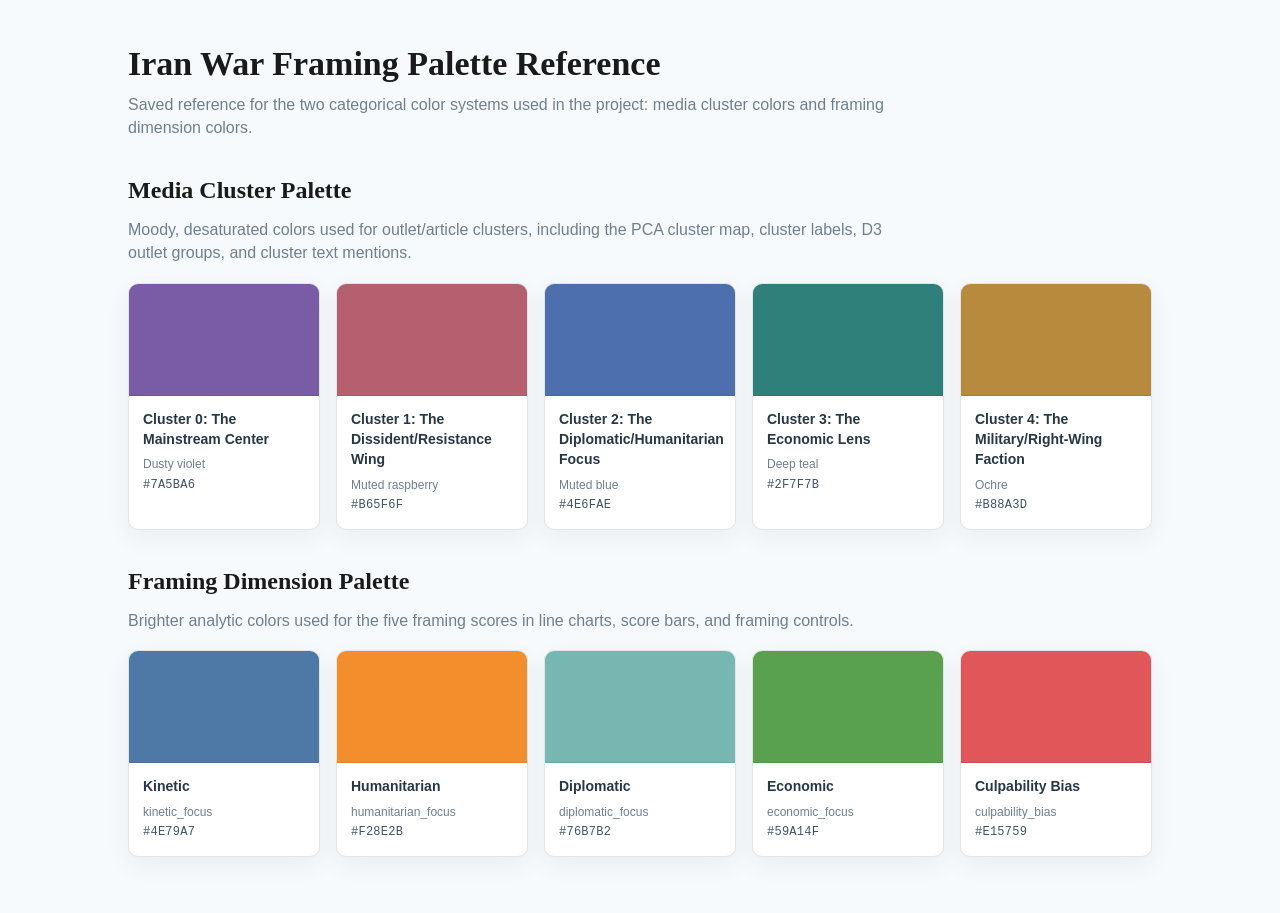
<file: iran-war-framing/data/palette_reference.html>
<!DOCTYPE html>
<html lang="en">
<head>
  <meta charset="utf-8">
  <meta name="viewport" content="width=device-width, initial-scale=1">
  <title>Iran War Framing Palette Reference</title>
  <style>
    :root {
      --text: #263746;
      --muted: #6f7f8f;
      --border: #e1e5e8;
      --page: #f7fafc;
      --card: #ffffff;
    }

    * {
      box-sizing: border-box;
    }

    body {
      margin: 0;
      background: var(--page);
      color: var(--text);
      font-family: Roboto, Arial, sans-serif;
      line-height: 1.45;
    }

    main {
      max-width: 1080px;
      margin: 0 auto;
      padding: 44px 28px 56px;
    }

    h1,
    h2 {
      margin: 0;
      font-family: Georgia, "Times New Roman", serif;
      color: #1a1a1a;
    }

    h1 {
      font-size: 34px;
      line-height: 1.15;
    }

    h2 {
      margin-top: 34px;
      font-size: 24px;
    }

    p {
      margin: 10px 0 0;
      color: var(--muted);
      max-width: 780px;
    }

    .palette {
      display: grid;
      grid-template-columns: repeat(auto-fit, minmax(180px, 1fr));
      gap: 16px;
      margin-top: 18px;
    }

    .swatch-card {
      overflow: hidden;
      border: 1px solid var(--border);
      border-radius: 10px;
      background: var(--card);
      box-shadow: 0 8px 24px rgba(38, 55, 70, 0.06);
    }

    .swatch {
      min-height: 112px;
      border-bottom: 1px solid rgba(0, 0, 0, 0.08);
    }

    .details {
      padding: 13px 14px 15px;
    }

    .label {
      margin-bottom: 7px;
      font-size: 14px;
      font-weight: 700;
      color: var(--text);
    }

    .name,
    .hex,
    .key {
      margin: 3px 0 0;
      font-size: 12px;
      color: var(--muted);
    }

    .hex {
      font-family: "SFMono-Regular", Consolas, monospace;
      letter-spacing: 0.02em;
      color: #415365;
    }
  </style>
</head>
<body>
  <main>
    <h1>Iran War Framing Palette Reference</h1>
    <p>
      Saved reference for the two categorical color systems used in the project:
      media cluster colors and framing dimension colors.
    </p>

    <h2>Media Cluster Palette</h2>
    <p>
      Moody, desaturated colors used for outlet/article clusters, including the
      PCA cluster map, cluster labels, D3 outlet groups, and cluster text mentions.
    </p>
    <section class="palette" aria-label="Media cluster palette">
      <article class="swatch-card">
        <div class="swatch" style="background:#7A5BA6;"></div>
        <div class="details">
          <div class="label">Cluster 0: The Mainstream Center</div>
          <div class="name">Dusty violet</div>
          <div class="hex">#7A5BA6</div>
        </div>
      </article>
      <article class="swatch-card">
        <div class="swatch" style="background:#B65F6F;"></div>
        <div class="details">
          <div class="label">Cluster 1: The Dissident/Resistance Wing</div>
          <div class="name">Muted raspberry</div>
          <div class="hex">#B65F6F</div>
        </div>
      </article>
      <article class="swatch-card">
        <div class="swatch" style="background:#4E6FAE;"></div>
        <div class="details">
          <div class="label">Cluster 2: The Diplomatic/Humanitarian Focus</div>
          <div class="name">Muted blue</div>
          <div class="hex">#4E6FAE</div>
        </div>
      </article>
      <article class="swatch-card">
        <div class="swatch" style="background:#2F7F7B;"></div>
        <div class="details">
          <div class="label">Cluster 3: The Economic Lens</div>
          <div class="name">Deep teal</div>
          <div class="hex">#2F7F7B</div>
        </div>
      </article>
      <article class="swatch-card">
        <div class="swatch" style="background:#B88A3D;"></div>
        <div class="details">
          <div class="label">Cluster 4: The Military/Right-Wing Faction</div>
          <div class="name">Ochre</div>
          <div class="hex">#B88A3D</div>
        </div>
      </article>
    </section>

    <h2>Framing Dimension Palette</h2>
    <p>
      Brighter analytic colors used for the five framing scores in line charts,
      score bars, and framing controls.
    </p>
    <section class="palette" aria-label="Framing dimension palette">
      <article class="swatch-card">
        <div class="swatch" style="background:#4E79A7;"></div>
        <div class="details">
          <div class="label">Kinetic</div>
          <div class="key">kinetic_focus</div>
          <div class="hex">#4E79A7</div>
        </div>
      </article>
      <article class="swatch-card">
        <div class="swatch" style="background:#F28E2B;"></div>
        <div class="details">
          <div class="label">Humanitarian</div>
          <div class="key">humanitarian_focus</div>
          <div class="hex">#F28E2B</div>
        </div>
      </article>
      <article class="swatch-card">
        <div class="swatch" style="background:#76B7B2;"></div>
        <div class="details">
          <div class="label">Diplomatic</div>
          <div class="key">diplomatic_focus</div>
          <div class="hex">#76B7B2</div>
        </div>
      </article>
      <article class="swatch-card">
        <div class="swatch" style="background:#59A14F;"></div>
        <div class="details">
          <div class="label">Economic</div>
          <div class="key">economic_focus</div>
          <div class="hex">#59A14F</div>
        </div>
      </article>
      <article class="swatch-card">
        <div class="swatch" style="background:#E15759;"></div>
        <div class="details">
          <div class="label">Culpability Bias</div>
          <div class="key">culpability_bias</div>
          <div class="hex">#E15759</div>
        </div>
      </article>
    </section>
  </main>
</body>
</html>
</file>
